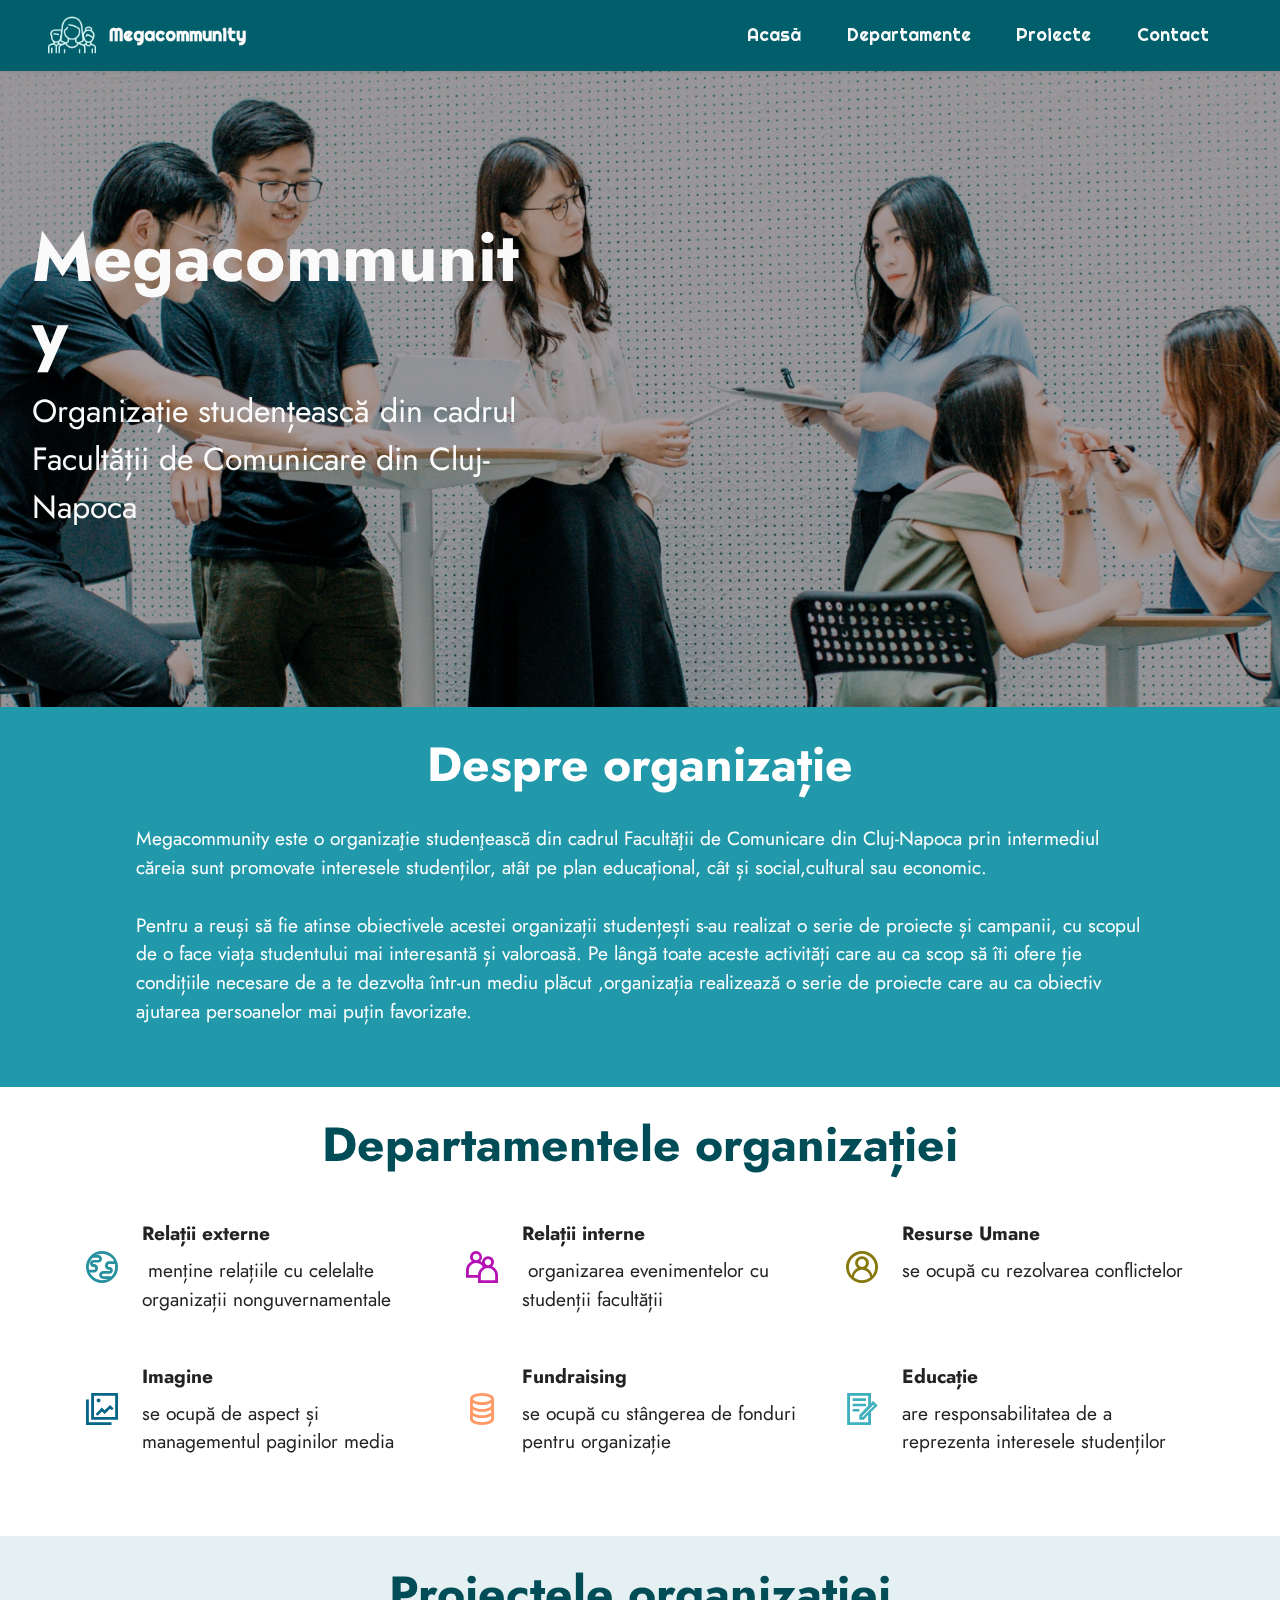
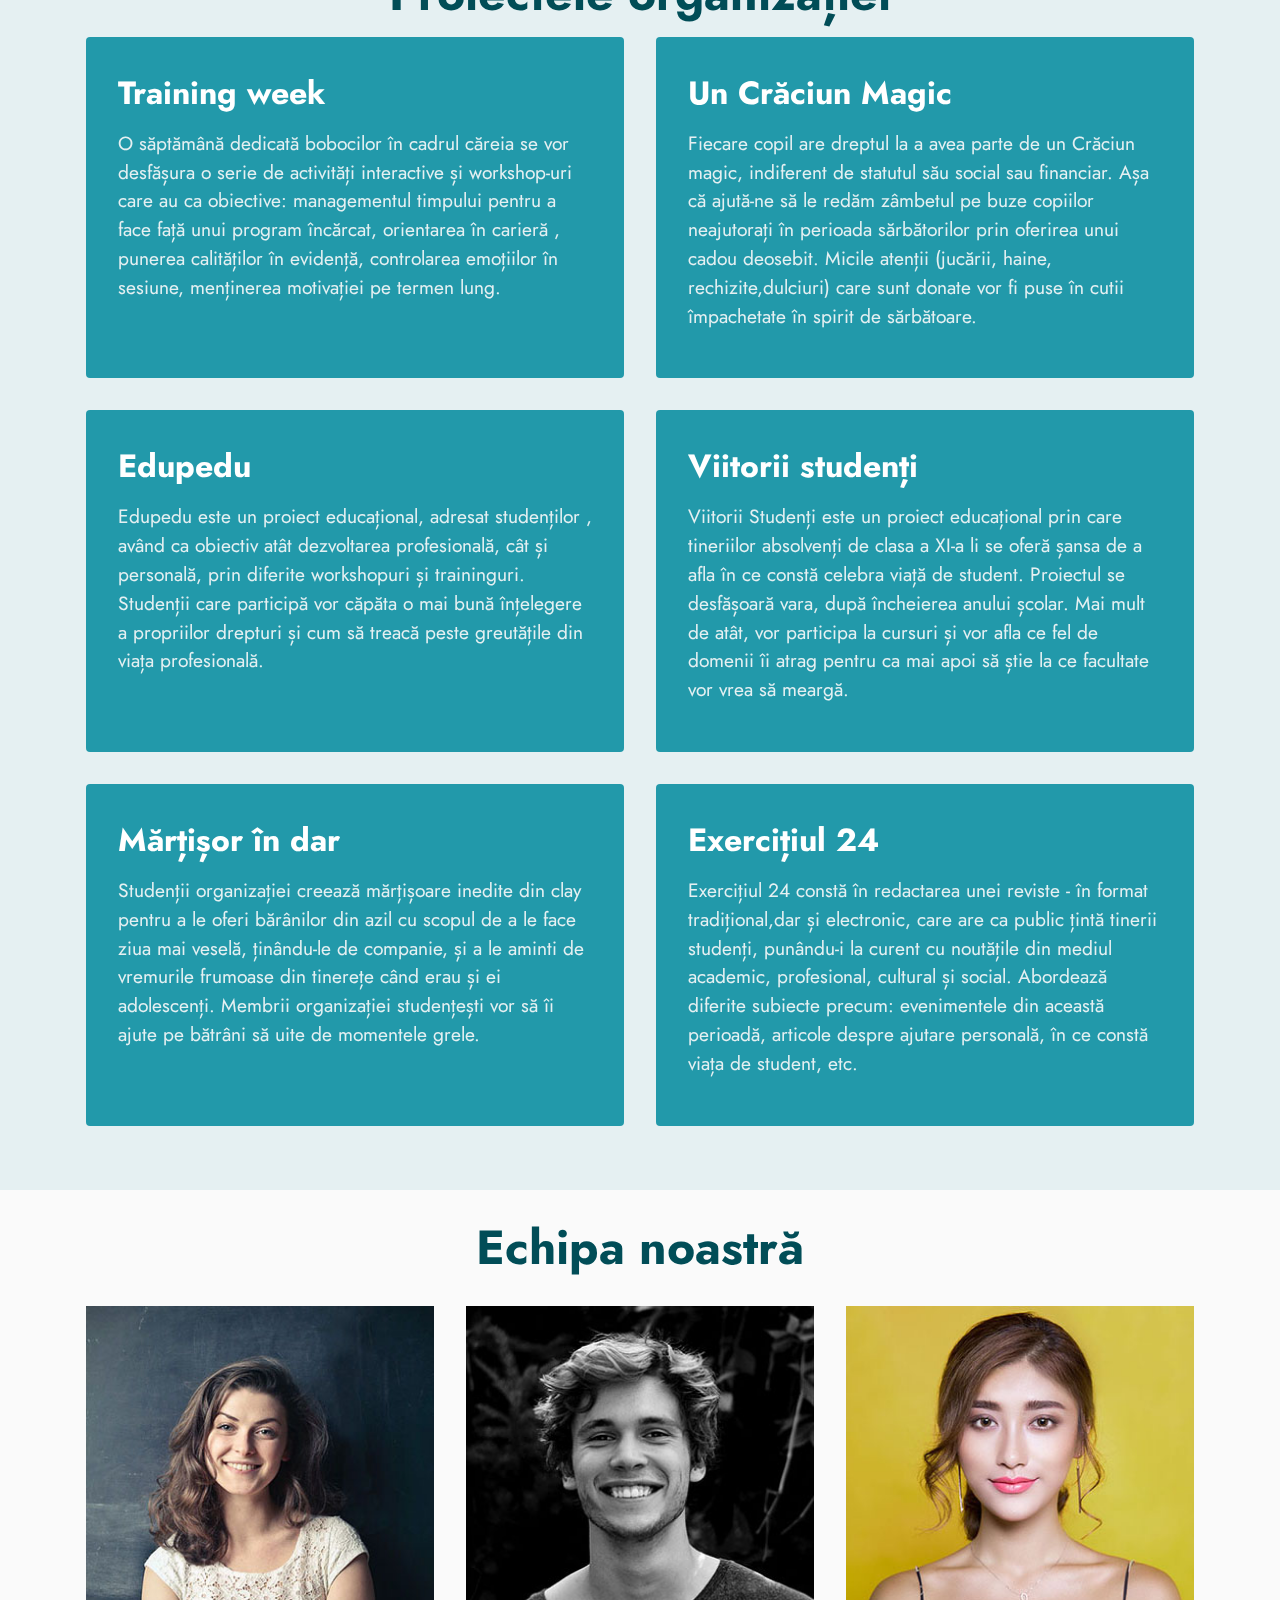
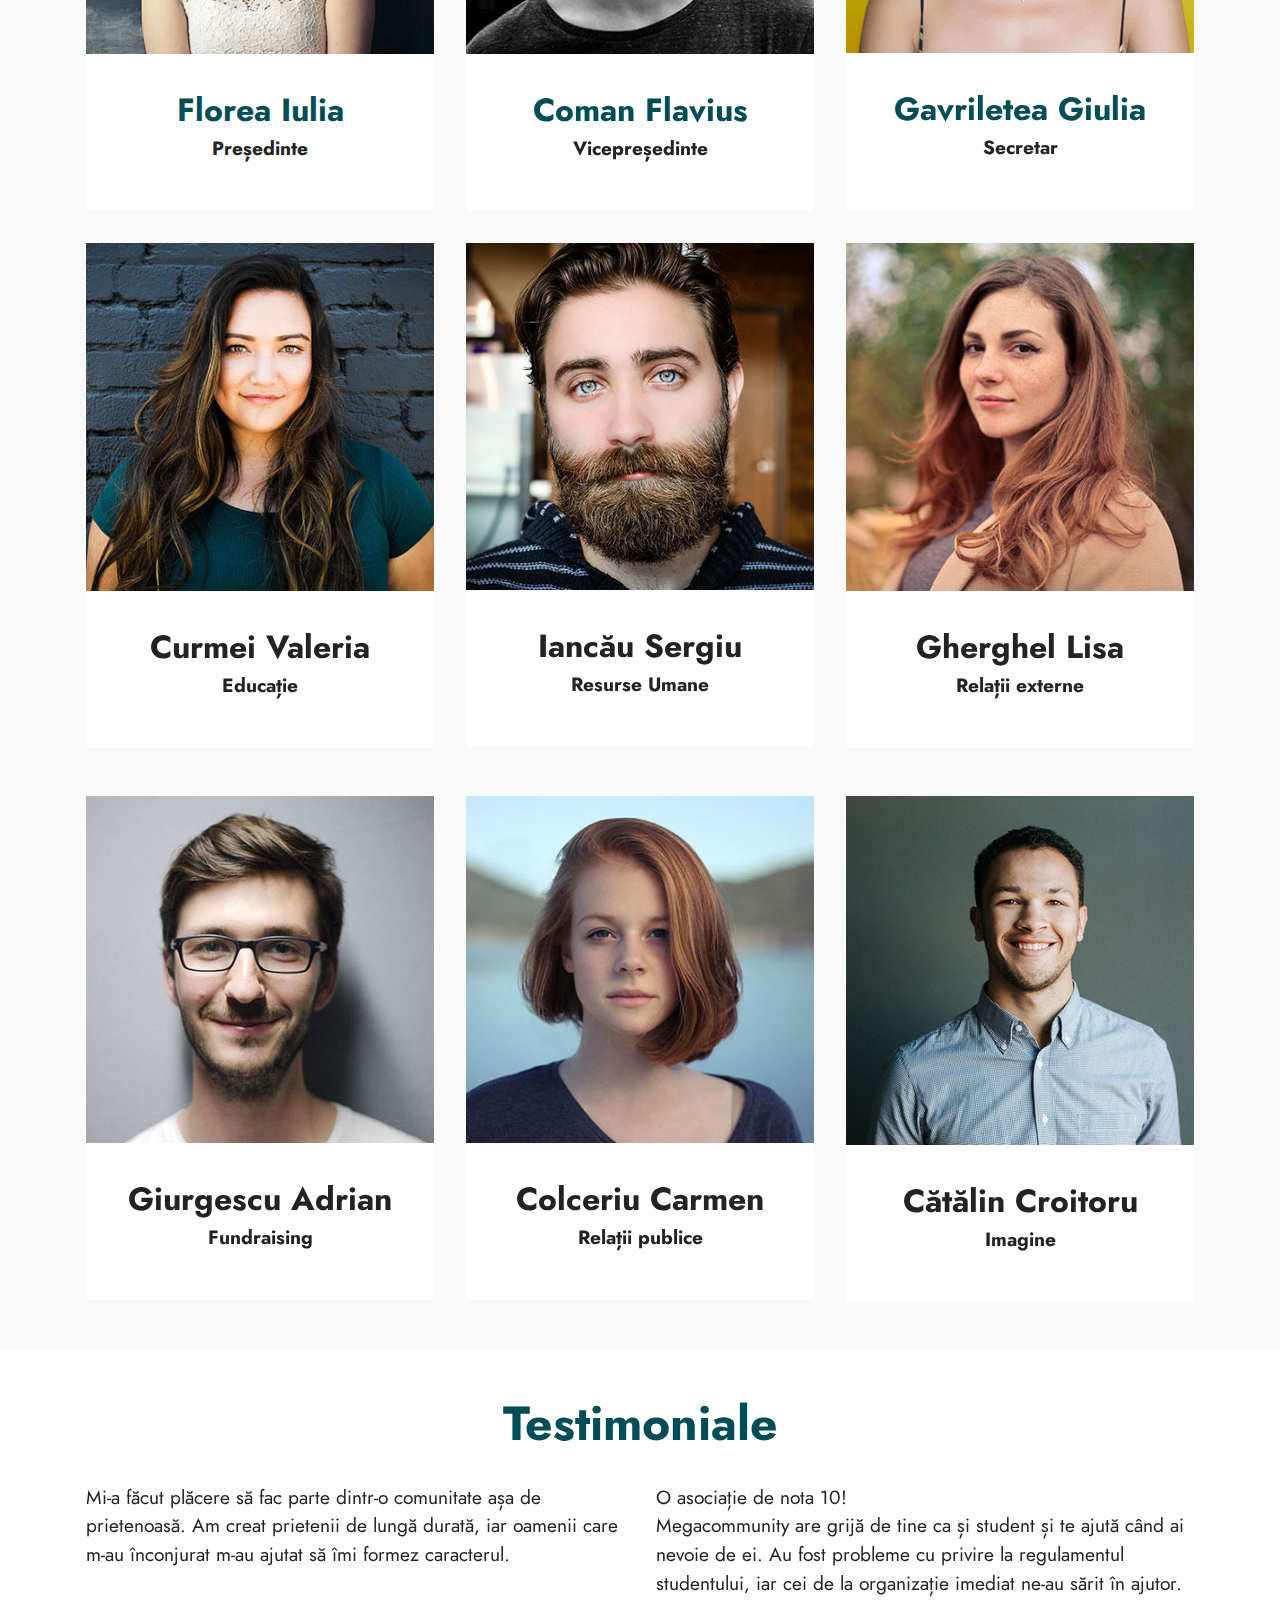
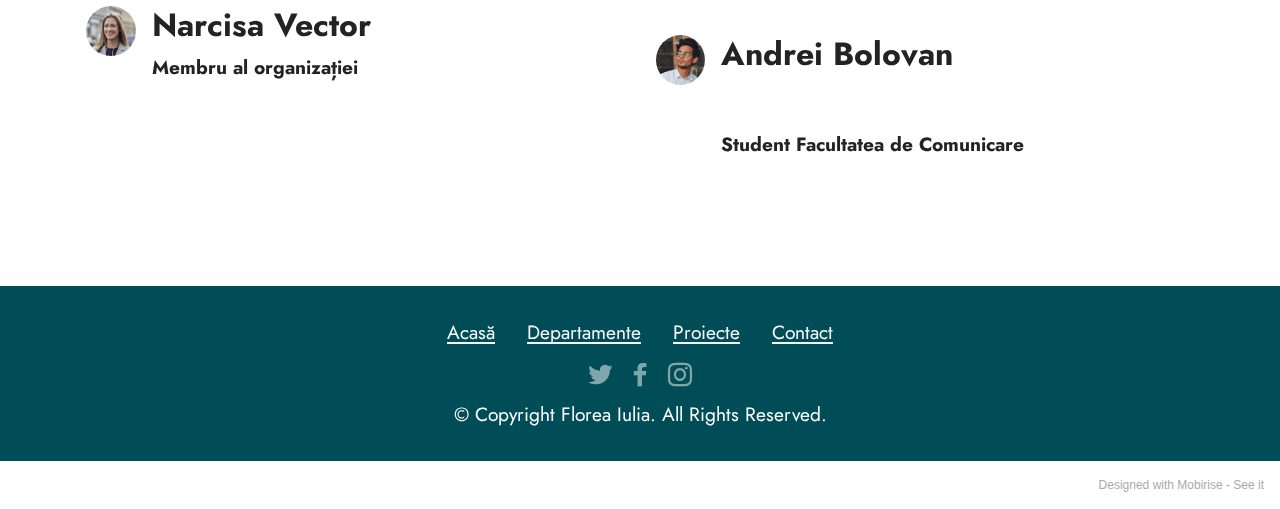
<file: index.html>
<!DOCTYPE html>
<html  >
<head>
  <!-- Site made with Mobirise Website Builder v5.2.0, https://mobirise.com -->
  <meta charset="UTF-8">
  <meta http-equiv="X-UA-Compatible" content="IE=edge">
  <meta name="generator" content="Mobirise v5.2.0, mobirise.com">
  <meta name="viewport" content="width=device-width, initial-scale=1, minimum-scale=1">
  <link rel="shortcut icon" href="assets/images/team.png" type="image/x-icon">
  <meta name="description" content="pagina de început a site-ului despre o organizație studențească">
  
  
  <title>Acasă</title>
  <link rel="stylesheet" href="assets/web/assets/mobirise-icons2/mobirise2.css">
  <link rel="stylesheet" href="assets/tether/tether.min.css">
  <link rel="stylesheet" href="assets/bootstrap/css/bootstrap.min.css">
  <link rel="stylesheet" href="assets/bootstrap/css/bootstrap-grid.min.css">
  <link rel="stylesheet" href="assets/bootstrap/css/bootstrap-reboot.min.css">
  <link rel="stylesheet" href="assets/dropdown/css/style.css">
  <link rel="stylesheet" href="assets/socicon/css/styles.css">
  <link rel="stylesheet" href="assets/theme/css/style.css">
  <link rel="preload" as="style" href="assets/mobirise/css/mbr-additional.css"><link rel="stylesheet" href="assets/mobirise/css/mbr-additional.css" type="text/css">
  
  
  
  
</head>
<body>
  
  <section class="menu menu2 cid-skmMgvAVtg" once="menu" id="menu2-0">
    
    <nav class="navbar navbar-dropdown navbar-fixed-top navbar-expand-lg">
        <div class="container-fluid">
            <div class="navbar-brand">
                <span class="navbar-logo">
                    <a href="index.html">
                        <img src="assets/images/team.png" alt="logo Megacommunity" style="height: 3rem;">
                    </a>
                </span>
                <span class="navbar-caption-wrap"><a class="navbar-caption text-white text-primary display-4" href="index.html#top">Megacommunity</a></span>
            </div>
            <button class="navbar-toggler" type="button" data-toggle="collapse" data-target="#navbarSupportedContent" aria-controls="navbarNavAltMarkup" aria-expanded="false" aria-label="Toggle navigation">
                <div class="hamburger">
                    <span></span>
                    <span></span>
                    <span></span>
                    <span></span>
                </div>
            </button>
            <div class="collapse navbar-collapse" id="navbarSupportedContent">
                <ul class="navbar-nav nav-dropdown nav-right" data-app-modern-menu="true"><li class="nav-item"><a class="nav-link link text-white text-primary display-4" href="index.html">
                            Acasă</a></li><li class="nav-item"><a class="nav-link link text-white text-primary display-4" href="page1.html">
                            Departamente</a></li>
                    
                    <li class="nav-item"><a class="nav-link link text-white text-primary display-4" href="page2.html">Proiecte</a>
                    </li><li class="nav-item"><a class="nav-link link text-white text-primary display-4" href="page3.html">Contact</a></li></ul>
                
                
            </div>
        </div>
    </nav>
</section>

<section class="header2 cid-skn6wk2qod mbr-parallax-background" id="header2-3">

    

    <div class="mbr-overlay" style="opacity: 0.3; background-color: rgb(0, 0, 0);"></div>

    <div class="container-fluid">
        <div class="row">
            <div class="col-12 col-lg-5">
                <h1 class="mbr-section-title mbr-fonts-style mb-3 display-1"><strong>Megacommunity</strong></h1>
                <h2 class="mbr-section-subtitle mbr-fonts-style mb-3 display-5">Organizație studențească din cadrul Facultății de Comunicare din Cluj-Napoca</h2>
                
                
            </div>
        </div>
    </div>
</section>

<section class="content5 cid-sksnJPdlq3" id="content5-5">
    
    <div class="container-fluid">
        <div class="row justify-content-center">
            <div class="col-md-12 col-lg-10">
                <h3 class="mbr-section-title mbr-fonts-style mb-4 display-2"><strong>Despre organizație</strong></h3>
                
                <p class="mbr-text mbr-fonts-style display-7">Megacommunity este o organizaţie studenţească din cadrul Facultăţii de Comunicare din Cluj-Napoca prin intermediul căreia sunt promovate interesele studenților, atât pe plan educațional, cât și social,cultural sau economic.
<br>
<br>Pentru a reuși să fie atinse obiectivele acestei organizații studențești s-au realizat o serie de proiecte și campanii, cu scopul de o face viața studentului mai interesantă și valoroasă. Pe lângă toate aceste activități care au ca scop să îti ofere ție condițiile necesare de a te dezvolta într-un mediu plăcut ,organizația realizează o serie de proiecte care au ca obiectiv ajutarea persoanelor mai puțin favorizate.
<br>
<br></p>
            </div>
        </div>
    </div>
</section>

<section class="content4 cid-skYQ7sVlDh" id="content4-b">
    
    
    <div class="container">
        <div class="row justify-content-center">
            <div class="title col-md-12 col-lg-10">
                <h3 class="mbr-section-title mbr-fonts-style align-center mb-4 display-2"><strong>Departamentele organiza</strong><strong>ției</strong></h3>
                
                
            </div>
        </div>
    </div>
</section>

<section class="features14 cid-skYPJwoX8d" id="features15-a">

    
    
    <div class="container">
        <div class="row justify-content-center">
            <div class="card col-12 col-md-6 col-lg-4">
                <div class="card-wrapper">
                    <span class="mbr-iconfont m-auto mobi-mbri-globe mobi-mbri" style="color: rgb(39, 145, 160); fill: rgb(39, 145, 160);"></span>
                    <div class="card-box">
                        <h4 class="card-title mbr-fonts-style mb-2 display-7"><strong>Relații externe</strong></h4>
                        <h5 class="card-text mbr-fonts-style display-7">&nbsp;menține relațiile cu celelalte organizații nonguvernamentale</h5>
                    </div>
                </div>
            </div>
            <div class="card col-12 col-md-6 col-lg-4">
                <div class="card-wrapper">
                    <span class="mbr-iconfont m-auto mobi-mbri-users mobi-mbri" style="color: rgb(181, 17, 181); fill: rgb(181, 17, 181);"></span>
                    <div class="card-box">
                        <h4 class="card-title mbr-fonts-style mb-2 display-7"><strong>Relații interne</strong></h4>
                        <h5 class="card-text mbr-fonts-style display-7">&nbsp;organizarea evenimentelor cu studenții facultății&nbsp;</h5>
                    </div>
                </div>
            </div>
            <div class="card col-12 col-md-6 col-lg-4">
                <div class="card-wrapper">
                    <span class="mbr-iconfont m-auto mobi-mbri-user-2 mobi-mbri" style="color: rgb(135, 121, 13); fill: rgb(135, 121, 13);"></span>
                    <div class="card-box">
                        <h4 class="card-title mbr-fonts-style mb-2 display-7"><strong>Resurse Umane</strong></h4>
                        <h5 class="card-text mbr-fonts-style display-7">se ocupă cu rezolvarea conflictelor</h5>
                    </div>

                </div>
            </div>
            
        </div>
    </div>
</section>

<section class="features14 cid-skYQpZXhdi" id="features15-c">

    
    
    <div class="container">
        <div class="row justify-content-center">
            <div class="card col-12 col-md-6 col-lg-4">
                <div class="card-wrapper">
                    <span class="mbr-iconfont m-auto mobi-mbri-photo mobi-mbri" style="color: rgb(7, 101, 135); fill: rgb(7, 101, 135);"></span>
                    <div class="card-box">
                        <h4 class="card-title mbr-fonts-style mb-2 display-7"><strong>Imagine</strong></h4>
                        <h5 class="card-text mbr-fonts-style display-7">se ocupă de aspect și managementul paginilor media</h5>
                    </div>
                </div>
            </div>
            <div class="card col-12 col-md-6 col-lg-4">
                <div class="card-wrapper">
                    <span class="mbr-iconfont m-auto mobi-mbri-database mobi-mbri" style="color: rgb(255, 153, 102); fill: rgb(255, 153, 102);"></span>
                    <div class="card-box">
                        <h4 class="card-title mbr-fonts-style mb-2 display-7"><strong>Fundraising</strong></h4>
                        <h5 class="card-text mbr-fonts-style display-7">se ocupă cu stângerea de fonduri pentru organizație</h5>
                    </div>
                </div>
            </div>
            <div class="card col-12 col-md-6 col-lg-4">
                <div class="card-wrapper">
                    <span class="mbr-iconfont m-auto mobi-mbri-contact-form mobi-mbri" style="color: rgb(64, 176, 191); fill: rgb(64, 176, 191);"></span>
                    <div class="card-box">
                        <h4 class="card-title mbr-fonts-style mb-2 display-7">
                            <strong>Educație</strong>
                        </h4>
                        <h5 class="card-text mbr-fonts-style display-7">are responsabilitatea de a reprezenta interesele studenților</h5>
                    </div>

                </div>
            </div>
            
        </div>
    </div>
</section>

<section class="features7 cid-skYXedFM0P" id="features8-j">
    <!---->
    
    
    <div class="container">
        <div class="row">
            <div class="title col-12">
                <h5 class="mbr-section-title mbr-fonts-style mb-3 display-2"><strong>Proiectele organizației</strong></h5>
                
            </div>
            <div class="card col-12 col-md-6">
                <div class="card-wrapper">
                    <div class="top-line">
                        <h6 class="card-title mbr-fonts-style display-5"><strong>Training week</strong>&nbsp; &nbsp; &nbsp; &nbsp; &nbsp; &nbsp; &nbsp; &nbsp; &nbsp; &nbsp; &nbsp; &nbsp; &nbsp;</h6>
                        <p class="mbr-text cost mbr-fonts-style display-5"></p>
                    </div>
                    <div class="bottom-line">
                        <p class="mbr-text mbr-fonts-style display-7">
                            O săptămână dedicată bobocilor în cadrul căreia se vor desfășura o serie de activități interactive și workshop-uri care au ca obiective: managementul timpului pentru a face față unui program încărcat, orientarea în carieră , punerea calităților în evidență, controlarea emoțiilor în sesiune, menținerea motivației pe termen lung.
                        </p>
                    </div>
                </div>
            </div>
            <div class="card col-12 col-md-6">
                <div class="card-wrapper">
                    <div class="top-line">
                        <h6 class="card-title mbr-fonts-style display-5"><strong>Un Crăciun Magic</strong></h6>
                        <p class="mbr-text cost mbr-fonts-style display-5"></p>
                    </div>
                    <div class="bottom-line">
                        <p class="mbr-text mbr-fonts-style display-7">
                            Fiecare copil are dreptul la a avea parte de un Crăciun magic, indiferent de statutul său social sau financiar. Așa că ajută-ne să le redăm zâmbetul pe buze copiilor neajutorați în perioada sărbătorilor prin oferirea unui cadou deosebit. Micile atenții (jucării, haine, rechizite,dulciuri) care sunt donate vor fi puse în cutii împachetate în spirit de sărbătoare.
                        </p>
                    </div>
                </div>
            </div>
            <div class="card col-12 col-md-6">
                <div class="card-wrapper">
                    <div class="top-line">
                        <h6 class="card-title mbr-fonts-style display-5"><strong>Edupedu</strong></h6>
                        <p class="mbr-text cost mbr-fonts-style display-5"></p>
                    </div>
                    <div class="bottom-line">
                        <p class="mbr-text mbr-fonts-style display-7">
                            Edupedu este un proiect educațional, adresat studenților , având ca obiectiv atât dezvoltarea profesională, cât și personală, prin diferite workshopuri și traininguri. Studenții care participă vor căpăta o mai bună înțelegere a propriilor drepturi și cum să treacă peste greutățile din viața profesională.
                        </p>
                    </div>
                </div>
            </div>
            <div class="card col-12 col-md-6">
                <div class="card-wrapper">
                    <div class="top-line">
                        <h6 class="card-title mbr-fonts-style display-5"><strong>Viitorii studenți</strong></h6>
                        <p class="mbr-text cost mbr-fonts-style display-5"></p>
                    </div>
                    <div class="bottom-line">
                        <p class="mbr-text mbr-fonts-style display-7">
                            Viitorii Studenți este un proiect educațional prin care tineriilor absolvenți de clasa a XI-a li se oferă șansa de a afla în ce constă celebra viață de student. Proiectul se desfășoară vara, după încheierea anului școlar. Mai mult de atât, vor participa la cursuri și vor afla ce fel de domenii îi atrag pentru ca mai apoi să știe la ce facultate vor vrea să meargă.
                        </p>
                    </div>
                </div>
            </div>
            <div class="card col-12 col-md-6">
                <div class="card-wrapper">
                    <div class="top-line">
                        <h6 class="card-title mbr-fonts-style display-5"><strong>Mărțișor în dar</strong></h6>
                        <p class="mbr-text cost mbr-fonts-style display-5"></p>
                    </div>
                    <div class="bottom-line">
                        <p class="mbr-text mbr-fonts-style display-7">
                            Studenții organizației creează mărțișoare inedite din clay pentru a le oferi bărânilor din azil cu scopul de a le face ziua mai veselă, ținându-le de companie, și a le aminti de vremurile frumoase din tinerețe când erau și ei adolescenți. Membrii organizației studențești vor să îi ajute pe bătrâni să uite de momentele grele.
                        </p>
                    </div>
                </div>
            </div>
            <div class="card col-12 col-md-6">
                <div class="card-wrapper">
                    <div class="top-line">
                        <h6 class="card-title mbr-fonts-style display-5"><strong>Exercițiul 24</strong></h6>
                        <p class="mbr-text cost mbr-fonts-style display-5"></p>
                    </div>
                    <div class="bottom-line">
                        <p class="mbr-text mbr-fonts-style display-7">
                            Exercițiul 24 constă în redactarea unei reviste - în format tradițional,dar și electronic, care are ca public țintă tinerii studenți, punându-i la curent cu noutățile din mediul academic, profesional, cultural și social. Abordează diferite subiecte precum: evenimentele din această perioadă, articole despre ajutare personală, în ce constă viața de student, etc.
                        </p>
                    </div>
                </div>
            </div>
            
            
            
            
            
            
        </div>
    </div>
</section>

<section class="team1 cid-skZ0fuFyHl" id="team1-k">
    

    
    <div class="container">
        <div class="row justify-content-center">
            <div class="col-12">
                <h3 class="mbr-section-title mbr-fonts-style align-center mb-4 display-2"><strong>Echipa noastră</strong></h3>
                
            </div>
            <div class="col-sm-6 col-lg-4">
                <div class="card-wrap">
                    <div class="image-wrap">
                        <img src="assets/images/iulia.jpg" alt="">
                    </div>
                    <div class="content-wrap">
                        <h5 class="mbr-section-title card-title mbr-fonts-style align-center m-0 display-5"><strong>Florea Iulia</strong></h5>
                        <h6 class="mbr-role mbr-fonts-style align-center mb-3 display-7">
                            <strong>Președinte</strong>
                        </h6>
                        
                        
                        
                    </div>
                </div>
            </div>

            <div class="col-sm-6 col-lg-4">
                <div class="card-wrap">
                    <div class="image-wrap">
                        <img src="assets/images/flavius.jpg" alt="">
                    </div>
                    <div class="content-wrap">
                        <h5 class="mbr-section-title card-title mbr-fonts-style align-center m-0 display-5"><strong>Coman Flavius</strong></h5>
                        <h6 class="mbr-role mbr-fonts-style align-center mb-3 display-7">
                            <strong>Vicepreședinte</strong></h6>
                        
                        
                        
                    </div>
                </div>
            </div>

            <div class="col-sm-6 col-lg-4">
                <div class="card-wrap">
                    <div class="image-wrap">
                        <img src="assets/images/giulia.jpg" alt="">
                    </div>
                    <div class="content-wrap">
                        <h5 class="mbr-section-title card-title mbr-fonts-style align-center m-0 display-5"><strong>Gavriletea Giulia</strong></h5>
                        <h6 class="mbr-role mbr-fonts-style align-center mb-3 display-7">
                            <strong>Secretar</strong>
                        </h6>
                        
                        
                        
                    </div>
                </div>
            </div>

            
        </div>
    </div>
</section>

<section class="team1 cid-skZ0gidANM" id="team1-l">
    

    
    <div class="container">
        <div class="row justify-content-center">
            
            <div class="col-sm-6 col-lg-4">
                <div class="card-wrap">
                    <div class="image-wrap">
                        <img src="assets/images/valeria.jpg" alt="">
                    </div>
                    <div class="content-wrap">
                        <h5 class="mbr-section-title card-title mbr-fonts-style align-center m-0 display-5"><strong>Curmei Valeria</strong></h5>
                        <h6 class="mbr-role mbr-fonts-style align-center mb-3 display-7"><strong>Educație</strong></h6>
                        
                        
                        
                    </div>
                </div>
            </div>

            <div class="col-sm-6 col-lg-4">
                <div class="card-wrap">
                    <div class="image-wrap">
                        <img src="assets/images/sergiu.jpg" alt="">
                    </div>
                    <div class="content-wrap">
                        <h5 class="mbr-section-title card-title mbr-fonts-style align-center m-0 display-5"><strong>Iancău Sergiu</strong></h5>
                        <h6 class="mbr-role mbr-fonts-style align-center mb-3 display-7"><strong>Resurse Umane</strong></h6>
                        
                        
                        
                    </div>
                </div>
            </div>

            <div class="col-sm-6 col-lg-4">
                <div class="card-wrap">
                    <div class="image-wrap">
                        <img src="assets/images/lisa.jpg" alt="">
                    </div>
                    <div class="content-wrap">
                        <h5 class="mbr-section-title card-title mbr-fonts-style align-center m-0 display-5"><strong>Gherghel Lisa</strong></h5>
                        <h6 class="mbr-role mbr-fonts-style align-center mb-3 display-7"><strong>Relații externe</strong></h6>
                        
                        
                        
                    </div>
                </div>
            </div>

            
        </div>
    </div>
</section>

<section class="team1 cid-skZ0SROQEp" id="team1-m">
    

    
    <div class="container">
        <div class="row justify-content-center">
            
            <div class="col-sm-6 col-lg-4">
                <div class="card-wrap">
                    <div class="image-wrap">
                        <img src="assets/images/adi.jpg" alt="">
                    </div>
                    <div class="content-wrap">
                        <h5 class="mbr-section-title card-title mbr-fonts-style align-center m-0 display-5"><strong>Giurgescu Adrian</strong></h5>
                        <h6 class="mbr-role mbr-fonts-style align-center mb-3 display-7">
                            <strong>Fundraising</strong>
                        </h6>
                        
                        
                        
                    </div>
                </div>
            </div>

            <div class="col-sm-6 col-lg-4">
                <div class="card-wrap">
                    <div class="image-wrap">
                        <img src="assets/images/carmen.jpg" alt="">
                    </div>
                    <div class="content-wrap">
                        <h5 class="mbr-section-title card-title mbr-fonts-style align-center m-0 display-5"><strong>Colceriu Carmen</strong></h5>
                        <h6 class="mbr-role mbr-fonts-style align-center mb-3 display-7"><strong>Relații publice</strong></h6>
                        
                        
                        
                    </div>
                </div>
            </div>

            <div class="col-sm-6 col-lg-4">
                <div class="card-wrap">
                    <div class="image-wrap">
                        <img src="assets/images/catalin.jpg" alt="">
                    </div>
                    <div class="content-wrap">
                        <h5 class="mbr-section-title card-title mbr-fonts-style align-center m-0 display-5"><strong>Cătălin Croitoru</strong></h5>
                        <h6 class="mbr-role mbr-fonts-style align-center mb-3 display-7">
                            <strong>Imagine</strong>
                        </h6>
                        
                        
                        
                    </div>
                </div>
            </div>

            
        </div>
    </div>
</section>

<section class="testimonials2 cid-skZ3Eo2ObT" id="testimonials2-n">
    
    
    <div class="container">
        <h3 class="mbr-section-title mbr-fonts-style align-center mb-4 display-2">
            <strong>Testimoniale</strong></h3>
        <div class="row justify-content-center">
            <div class="card col-12 col-md-6">
                <p class="mbr-text mbr-fonts-style mb-4 display-7">Mi-a făcut plăcere să fac parte dintr-o comunitate așa de prietenoasă. Am creat prietenii de lungă durată, iar oamenii care m-au înconjurat m-au ajutat să îmi formez caracterul.</p>
                <div class="d-flex mb-md-0 mb-4">
                    <div class="image-wrapper">
                        <img src="assets/images/woman14.jpeg" alt="Mobirise">
                    </div>
                    <div class="text-wrapper">
                        <p class="name mbr-fonts-style mb-1 display-5"><strong>Narcisa Vector</strong>&nbsp; &nbsp; &nbsp; &nbsp; &nbsp; &nbsp; &nbsp; &nbsp; &nbsp; &nbsp; &nbsp; &nbsp; &nbsp;</p>
                        <p class="position mbr-fonts-style display-7"><strong>Membru al organizației</strong></p>
                    </div>
                </div>
            </div>
            <div class="card col-12 col-md-6">
                <p class="mbr-text mbr-fonts-style mb-4 display-7">O asociație de nota 10!&nbsp;<br>Megacommunity are grijă de tine ca și student și te ajută când ai nevoie de ei. Au fost probleme cu privire la regulamentul studentului, iar cei de la organizație imediat ne-au sărit în ajutor.</p>
                <div class="d-flex mb-md-0 mb-4">
                    <div class="image-wrapper">
                        <img src="assets/images/man23.jpeg" alt="Mobirise">
                    </div>
                    <div class="text-wrapper">
                        <p class="name mbr-fonts-style mb-1 display-5"><strong>Andrei Bolovan</strong>&nbsp; &nbsp; &nbsp; &nbsp; &nbsp; &nbsp; &nbsp; &nbsp; &nbsp; &nbsp; &nbsp; &nbsp; &nbsp;</p>
                        <p class="position mbr-fonts-style display-7"><strong>Student Facultatea de Comunicare</strong></p>
                    </div>
                </div>
            </div>
        </div>
    </div>
</section>

<section class="footer3 cid-sl3vksgn0A" once="footers" id="footer3-1q">

    

    

    <div class="container">
        <div class="media-container-row align-center mbr-white">
            <div class="row row-links">
                <ul class="foot-menu">
                    
                    
                    
                    
                    
                <li class="foot-menu-item mbr-fonts-style display-7">
                        <a class="text-white text-primary" href="index.html"></a><a href="index.html" class="text-white">Acasă</a>
                    </li><li class="foot-menu-item mbr-fonts-style display-7"><a href="page1.html" class="text-white">Departamente</a></li><li class="foot-menu-item mbr-fonts-style display-7"><a href="page2.html" class="text-white">Proiecte</a></li><li class="foot-menu-item mbr-fonts-style display-7"><a href="page3.html" class="text-white">Contact</a></li></ul>
            </div>
            <div class="row social-row">
                <div class="social-list align-right pb-2">
                    
                    
                    
                    
                    
                    
                <div class="soc-item">
                        <a href="https://twitter.com/floreaiulia24" target="_blank">
                            <span class="mbr-iconfont mbr-iconfont-social socicon-twitter socicon"></span>
                        </a>
                    </div><div class="soc-item">
                        <a href="https://www.facebook.com/iulia.florea24/" target="_blank">
                            <span class="mbr-iconfont mbr-iconfont-social socicon-facebook socicon"></span>
                        </a>
                    </div><div class="soc-item">
                        <a href="https://www.instagram.com/iuliaflorea01/" target="_blank">
                            <span class="mbr-iconfont mbr-iconfont-social socicon-instagram socicon"></span>
                        </a>
                    </div></div>
            </div>
            <div class="row row-copirayt">
                <p class="mbr-text mb-0 mbr-fonts-style mbr-white align-center display-7">
                    © Copyright Florea Iulia. All Rights Reserved.
                </p>
            </div>
        </div>
    </div>
</section><section style="background-color: #fff; font-family: -apple-system, BlinkMacSystemFont, 'Segoe UI', 'Roboto', 'Helvetica Neue', Arial, sans-serif; color:#aaa; font-size:12px; padding: 0; align-items: center; display: flex;"><a href="https://mobirise.site/w" style="flex: 1 1; height: 3rem; padding-left: 1rem;"></a><p style="flex: 0 0 auto; margin:0; padding-right:1rem;">Designed with Mobirise - <a href="https://mobirise.site/k" style="color:#aaa;">See it</a></p></section><script src="assets/web/assets/jquery/jquery.min.js"></script>  <script src="assets/popper/popper.min.js"></script>  <script src="assets/tether/tether.min.js"></script>  <script src="assets/bootstrap/js/bootstrap.min.js"></script>  <script src="assets/smoothscroll/smooth-scroll.js"></script>  <script src="assets/dropdown/js/nav-dropdown.js"></script>  <script src="assets/dropdown/js/navbar-dropdown.js"></script>  <script src="assets/touchswipe/jquery.touch-swipe.min.js"></script>  <script src="assets/parallax/jarallax.min.js"></script>  <script src="assets/theme/js/script.js"></script>  
  
  
</body>
</html>
</file>
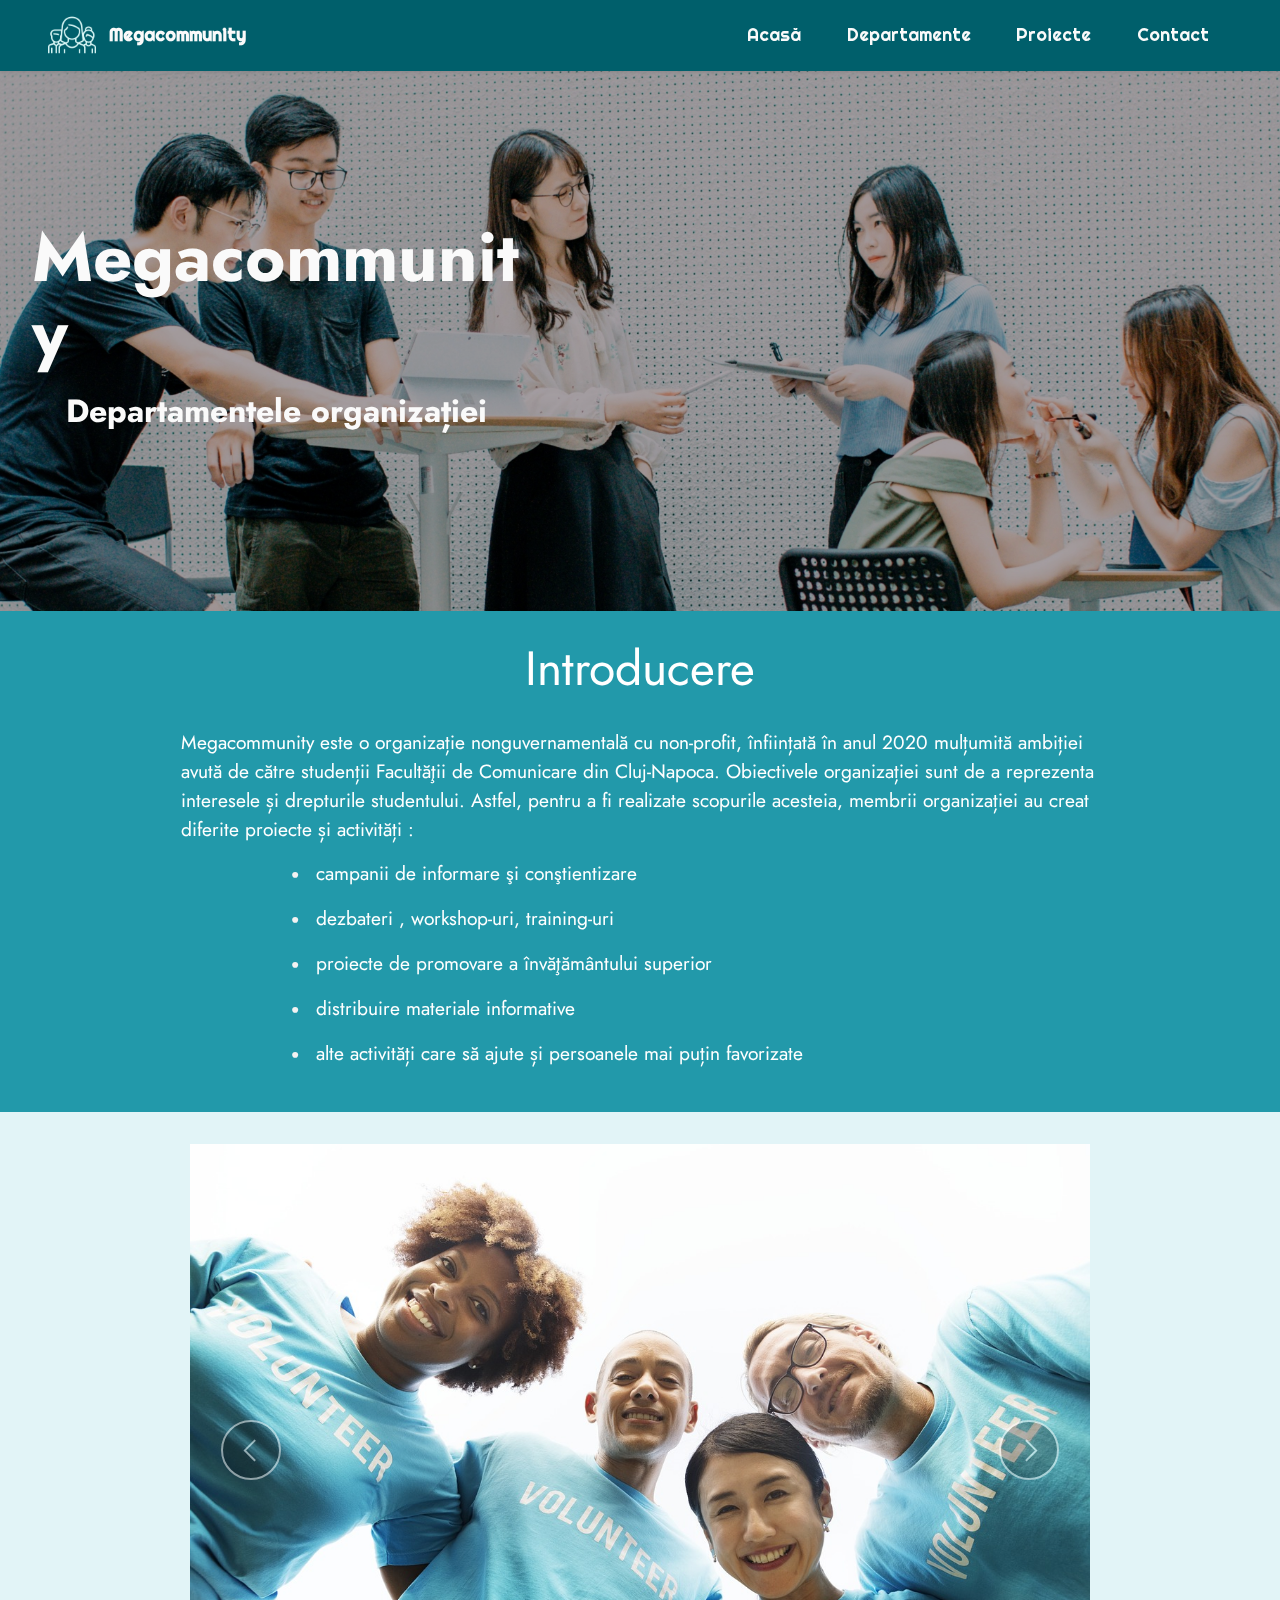
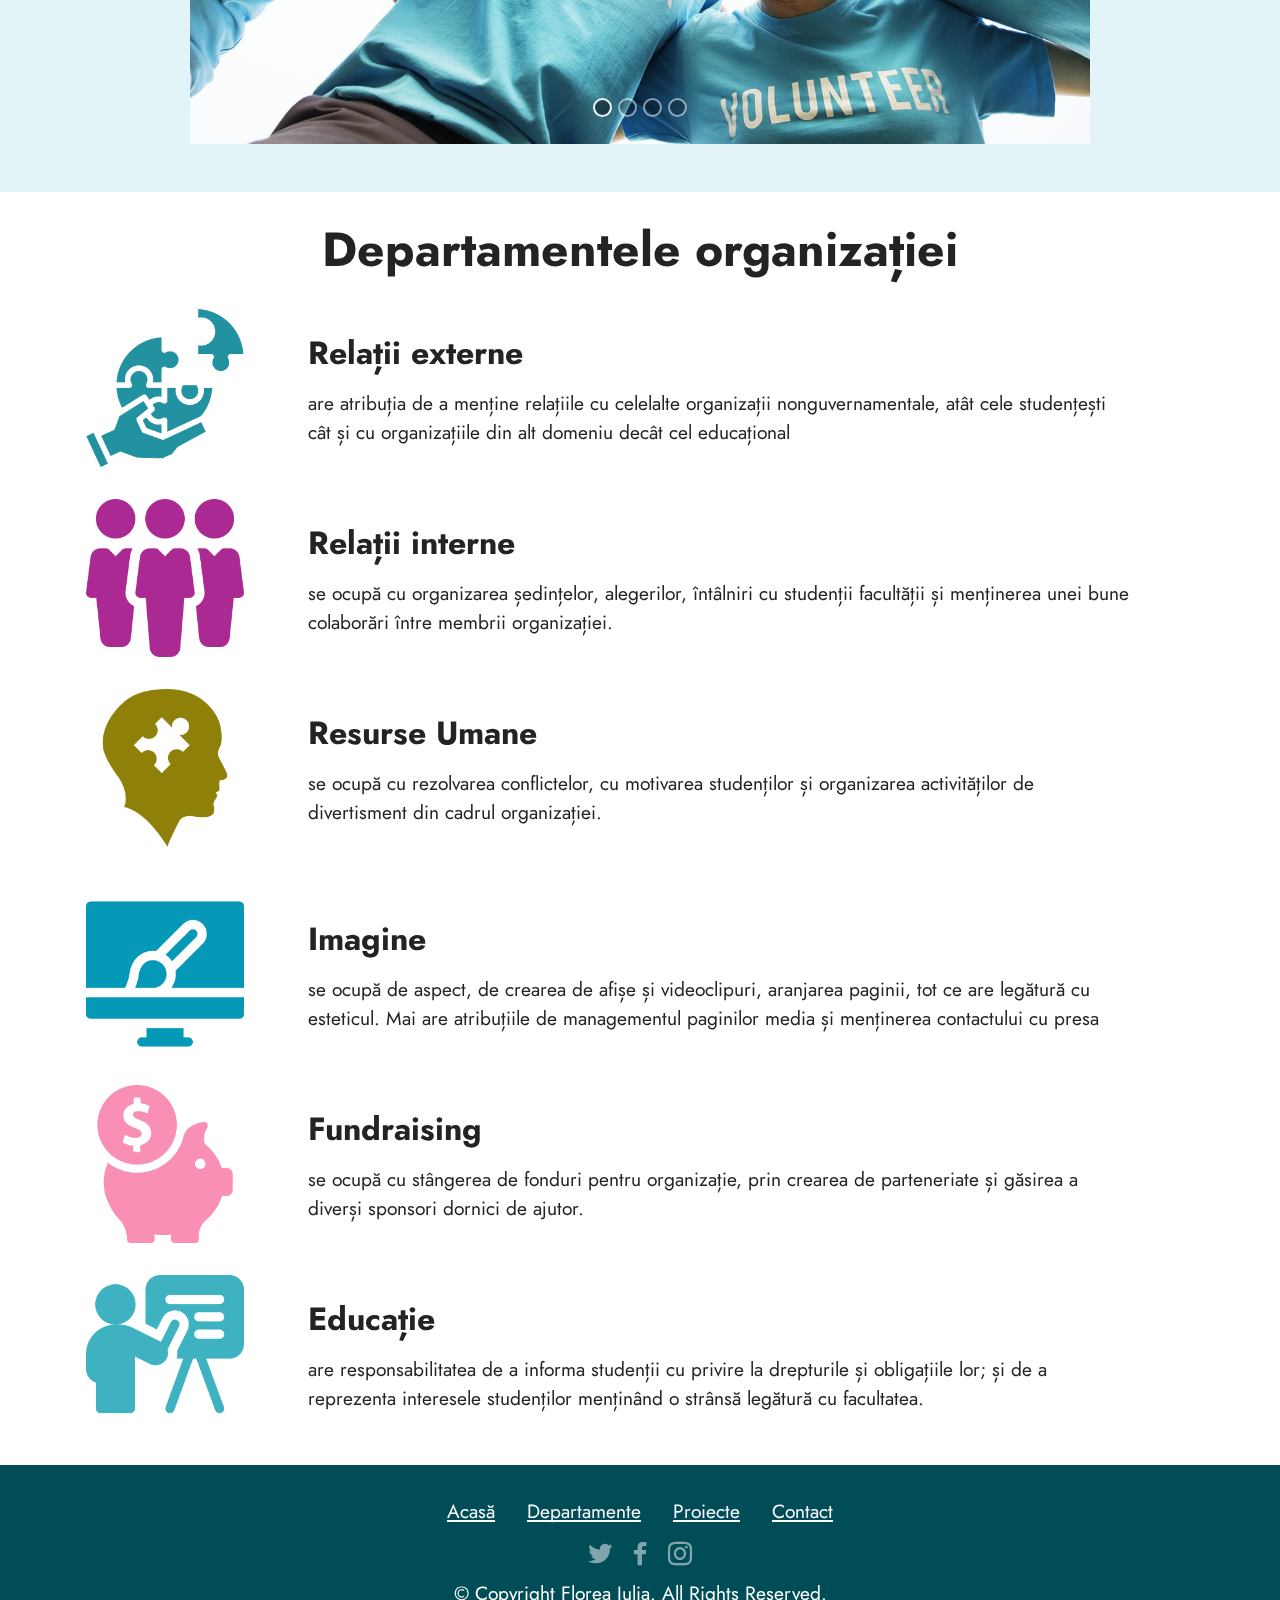
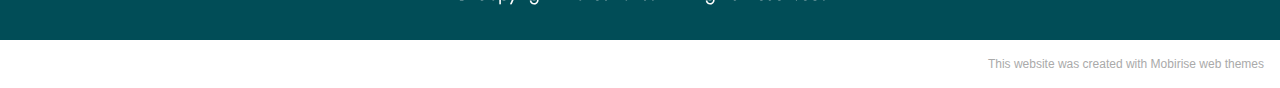
<file: page1.html>
<!DOCTYPE html>
<html  >
<head>
  <!-- Site made with Mobirise Website Builder v5.2.0, https://mobirise.com -->
  <meta charset="UTF-8">
  <meta http-equiv="X-UA-Compatible" content="IE=edge">
  <meta name="generator" content="Mobirise v5.2.0, mobirise.com">
  <meta name="viewport" content="width=device-width, initial-scale=1, minimum-scale=1">
  <link rel="shortcut icon" href="assets/images/team.png" type="image/x-icon">
  <meta name="description" content="">
  
  
  <title>Departamente</title>
  <link rel="stylesheet" href="assets/web/assets/mobirise-icons2/mobirise2.css">
  <link rel="stylesheet" href="assets/tether/tether.min.css">
  <link rel="stylesheet" href="assets/bootstrap/css/bootstrap.min.css">
  <link rel="stylesheet" href="assets/bootstrap/css/bootstrap-grid.min.css">
  <link rel="stylesheet" href="assets/bootstrap/css/bootstrap-reboot.min.css">
  <link rel="stylesheet" href="assets/dropdown/css/style.css">
  <link rel="stylesheet" href="assets/socicon/css/styles.css">
  <link rel="stylesheet" href="assets/theme/css/style.css">
  <link rel="preload" as="style" href="assets/mobirise/css/mbr-additional.css"><link rel="stylesheet" href="assets/mobirise/css/mbr-additional.css" type="text/css">
  
  
  
  
</head>
<body>
  
  <section class="menu menu2 cid-skmMgvAVtg" once="menu" id="menu2-q">
    
    <nav class="navbar navbar-dropdown navbar-fixed-top navbar-expand-lg">
        <div class="container-fluid">
            <div class="navbar-brand">
                <span class="navbar-logo">
                    <a href="index.html">
                        <img src="assets/images/team.png" alt="logo Megacommunity" style="height: 3rem;">
                    </a>
                </span>
                <span class="navbar-caption-wrap"><a class="navbar-caption text-white text-primary display-4" href="index.html#top">Megacommunity</a></span>
            </div>
            <button class="navbar-toggler" type="button" data-toggle="collapse" data-target="#navbarSupportedContent" aria-controls="navbarNavAltMarkup" aria-expanded="false" aria-label="Toggle navigation">
                <div class="hamburger">
                    <span></span>
                    <span></span>
                    <span></span>
                    <span></span>
                </div>
            </button>
            <div class="collapse navbar-collapse" id="navbarSupportedContent">
                <ul class="navbar-nav nav-dropdown nav-right" data-app-modern-menu="true"><li class="nav-item"><a class="nav-link link text-white text-primary display-4" href="index.html">
                            Acasă</a></li><li class="nav-item"><a class="nav-link link text-white text-primary display-4" href="page1.html">
                            Departamente</a></li>
                    
                    <li class="nav-item"><a class="nav-link link text-white text-primary display-4" href="page2.html">Proiecte</a>
                    </li><li class="nav-item"><a class="nav-link link text-white text-primary display-4" href="page3.html">Contact</a></li></ul>
                
                
            </div>
        </div>
    </nav>
</section>

<section class="header2 cid-sl2T0lbAVi mbr-parallax-background" id="header2-s">

    

    <div class="mbr-overlay" style="opacity: 0.3; background-color: rgb(0, 0, 0);"></div>

    <div class="container-fluid">
        <div class="row">
            <div class="col-12 col-lg-5">
                <h1 class="mbr-section-title mbr-fonts-style mb-3 display-1"><strong>Megacommunity</strong></h1>
                <h2 class="mbr-section-subtitle mbr-fonts-style mb-3 display-5"><strong>Departamentele organizației</strong></h2>
                
                
            </div>
        </div>
    </div>
</section>

<section class="content5 cid-sl2TkkUueA" id="content5-u">
    
    <div class="container">
        <div class="row justify-content-center">
            <div class="col-md-12 col-lg-10">
                
                <h4 class="mbr-section-subtitle mbr-fonts-style mb-4 display-2">
                    Introducere
                </h4>
                <p class="mbr-text mbr-fonts-style display-7">Megacommunity este o organizație nonguvernamentală cu non-profit, înființată în anul 2020 mulțumită ambiției avută de către studenții Facultăţii de Comunicare din Cluj-Napoca. Obiectivele organizației sunt de a reprezenta interesele și drepturile studentului. Astfel, pentru a fi realizate scopurile acesteia, membrii organizației au creat diferite proiecte și activități :
<br></p>
            </div>
        </div>
    </div>
</section>

<section class="content8 cid-sl2U4ACFSo" id="content8-x">
    
    <div class="container">
        <div class="row justify-content-center">
            <div class="counter-container col-md-12 col-lg-8">
                
                <div class="mbr-text mbr-fonts-style display-7">
                    <ul>
                        <li>campanii de informare şi conştientizare</li>
                        <li><span style="font-size: 1.2rem;">dezbateri , workshop-uri, training-uri </span></li><li><span style="font-size: 1.2rem;">proiecte de promovare a învăţământului superior</span></li><li><span style="font-size: 1.2rem;">distribuire materiale informative</span></li><li><span style="font-size: 1.2rem;">alte activități care să ajute și persoanele mai puțin favorizate<br></span><br></li>
                    </ul>
                </div>
            </div>
        </div>
    </div>
</section>

<section class="slider2 cid-sl2VnavMUE" id="slider2-y">
    

    
    <div class="container">
        <div class="row justify-content-center">
            <div class="col-12 col-md-10">
                <div class="carousel slide" id="sl3KCIn1ni" data-interval="5000">
                    
                    <ol class="carousel-indicators">
                        <li data-slide-to="0" class="active" data-target="#sl3KCIn1ni"></li>
                        <li data-slide-to="1" data-target="#sl3KCIn1ni"></li>
                        <li data-slide-to="2" data-target="#sl3KCIn1ni"></li><li data-slide-to="3" data-target="#sl3KCIn1ni"></li>
                    </ol>
                    <div class="carousel-inner">
                        <div class="carousel-item slider-image item active">
                            <div class="item-wrapper">
                                <img class="d-block w-100" src="assets/images/adult-3641205.jpg">
                                
                            </div>
                        </div>
                        <div class="carousel-item slider-image item">
                            <div class="item-wrapper">
                                <img class="d-block w-100" src="assets/images/adult-3715426.jpg">
                                
                            </div>
                        </div>
                        <div class="carousel-item slider-image item">
                            <div class="item-wrapper">
                                <img class="d-block w-100" src="assets/images/volunteer.jpg">
                                
                            </div>
                        </div><div class="carousel-item slider-image item">
                            <div class="item-wrapper">
                                <img class="d-block w-100" src="assets/images/volunteer1.jpg">
                                
                            </div>
                        </div>
                    </div>
                    <a class="carousel-control carousel-control-prev" role="button" data-slide="prev" href="#sl3KCIn1ni">
                        <span class="mobi-mbri mobi-mbri-arrow-prev" aria-hidden="true"></span>
                        <span class="sr-only">Previous</span>
                    </a>
                    <a class="carousel-control carousel-control-next" role="button" data-slide="next" href="#sl3KCIn1ni">
                        <span class="mobi-mbri mobi-mbri-arrow-next" aria-hidden="true"></span>
                        <span class="sr-only">Next</span>
                    </a>
                </div>
            </div>
        </div>
    </div>
</section>

<section class="features10 cid-sl2XKg0rCB" id="features11-z">
    <!---->
    
    
    <div class="container">
        <div class="title">
            <h3 class="mbr-section-title mbr-fonts-style mb-4 display-2"><strong>Departamentele organizației</strong></h3>
            
        </div>
        <div class="card">
            <div class="card-wrapper">
                <div class="row align-items-center">
                    <div class="col-12 col-md-2">
                        <div class="image-wrapper">
                            <img src="assets/images/jigsaws.png" alt="Mobirise" title="">
                        </div>
                    </div>
                    <div class="col-12 col-md">
                        <div class="card-box">
                            <div class="row">
                                <div class="col-12">
                                    <div class="top-line">
                                        <h4 class="card-title mbr-fonts-style display-5"><strong>Relații externe</strong></h4>
                                        <p class="cost mbr-fonts-style display-5"></p>
                                    </div>
                                </div>
                                <div class="col-12">
                                    <div class="bottom-line">
                                        <p class="mbr-text mbr-fonts-style m-0 display-7">
                                            are atribuția de a menține relațiile cu celelalte organizații nonguvernamentale, atât cele studențești cât și cu organizațiile din alt domeniu decât cel educațional
                                        </p>
                                    </div>
                                </div>
                            </div>
                        </div>
                    </div>
                </div>
            </div>
        </div>
        <div class="card">
            <div class="card-wrapper">
                <div class="row align-items-center">
                    <div class="col-12 col-md-2">
                        <div class="image-wrapper">
                            <img src="assets/images/teamwork.png" alt="Mobirise" title="">
                        </div>
                    </div>
                    <div class="col-12 col-md">
                        <div class="card-box">
                            <div class="row">
                                <div class="col-12">
                                    <div class="top-line">
                                        <h4 class="card-title mbr-fonts-style display-5"><strong>Relații interne</strong></h4>
                                        <p class="cost mbr-fonts-style display-5"></p>
                                    </div>
                                </div>
                                <div class="col-12">
                                    <div class="bottom-line">
                                        <p class="mbr-text mbr-fonts-style m-0 display-7">
                                            se ocupă cu organizarea ședințelor, alegerilor, întâlniri cu studenții facultății și menținerea unei bune colaborări între membrii organizației.
                                        </p>
                                    </div>
                                </div>
                            </div>
                        </div>
                    </div>
                </div>
            </div>
        </div>
        <div class="card">
            <div class="card-wrapper">
                <div class="row align-items-center">
                    <div class="col-12 col-md-2">
                        <div class="image-wrapper">
                            <img src="assets/images/bald-head-with-puzzle-piece.png" alt="Mobirise" title="">
                        </div>
                    </div>
                    <div class="col-12 col-md">
                        <div class="card-box">
                            <div class="row">
                                <div class="col-12">
                                    <div class="top-line">
                                        <h4 class="card-title mbr-fonts-style display-5"><strong>Resurse Umane</strong></h4>
                                        <p class="cost mbr-fonts-style display-5"></p>
                                    </div>
                                </div>
                                <div class="col-12">
                                    <div class="bottom-line">
                                        <p class="mbr-text mbr-fonts-style m-0 display-7">
                                            se ocupă cu rezolvarea conflictelor, cu motivarea studenților și organizarea activităților de divertisment din cadrul organizației.
                                        </p>
                                    </div>
                                </div>
                            </div>
                        </div>
                    </div>
                </div>
            </div>
        </div>
        
        
        
    </div>
</section>

<section class="features10 cid-sl32oSrw1X" id="features11-10">
    <!---->
    
    
    <div class="container">
        <div class="title">
            
            
        </div>
        <div class="card">
            <div class="card-wrapper">
                <div class="row align-items-center">
                    <div class="col-12 col-md-2">
                        <div class="image-wrapper">
                            <img src="assets/images/web-design.png" alt="Mobirise" title="">
                        </div>
                    </div>
                    <div class="col-12 col-md">
                        <div class="card-box">
                            <div class="row">
                                <div class="col-12">
                                    <div class="top-line">
                                        <h4 class="card-title mbr-fonts-style display-5"><strong>Imagine</strong></h4>
                                        <p class="cost mbr-fonts-style display-5"></p>
                                    </div>
                                </div>
                                <div class="col-12">
                                    <div class="bottom-line">
                                        <p class="mbr-text mbr-fonts-style m-0 display-7">
                                            se ocupă de aspect, de crearea de afișe și videoclipuri, aranjarea paginii, tot ce are legătură cu esteticul. Mai are atribuțiile de managementul paginilor media și menținerea contactului cu presa
                                        </p>
                                    </div>
                                </div>
                            </div>
                        </div>
                    </div>
                </div>
            </div>
        </div>
        <div class="card">
            <div class="card-wrapper">
                <div class="row align-items-center">
                    <div class="col-12 col-md-2">
                        <div class="image-wrapper">
                            <img src="assets/images/piggy-bank.png" alt="Mobirise" title="">
                        </div>
                    </div>
                    <div class="col-12 col-md">
                        <div class="card-box">
                            <div class="row">
                                <div class="col-12">
                                    <div class="top-line">
                                        <h4 class="card-title mbr-fonts-style display-5"><strong>Fundraising</strong></h4>
                                        <p class="cost mbr-fonts-style display-5"></p>
                                    </div>
                                </div>
                                <div class="col-12">
                                    <div class="bottom-line">
                                        <p class="mbr-text mbr-fonts-style m-0 display-7">
                                            se ocupă cu stângerea de fonduri pentru organizație, prin crearea de parteneriate și găsirea a diverși sponsori dornici de ajutor.
                                        </p>
                                    </div>
                                </div>
                            </div>
                        </div>
                    </div>
                </div>
            </div>
        </div>
        <div class="card">
            <div class="card-wrapper">
                <div class="row align-items-center">
                    <div class="col-12 col-md-2">
                        <div class="image-wrapper">
                            <img src="assets/images/presentation.png" alt="Mobirise" title="">
                        </div>
                    </div>
                    <div class="col-12 col-md">
                        <div class="card-box">
                            <div class="row">
                                <div class="col-12">
                                    <div class="top-line">
                                        <h4 class="card-title mbr-fonts-style display-5"><strong>Educație</strong></h4>
                                        <p class="cost mbr-fonts-style display-5"></p>
                                    </div>
                                </div>
                                <div class="col-12">
                                    <div class="bottom-line">
                                        <p class="mbr-text mbr-fonts-style m-0 display-7">
                                            are responsabilitatea de a informa studenții cu privire la drepturile și obligațiile lor; și de a reprezenta interesele studenților menținând o strânsă legătură cu facultatea.
                                        </p>
                                    </div>
                                </div>
                            </div>
                        </div>
                    </div>
                </div>
            </div>
        </div>
        
        
        
    </div>
</section>

<section class="footer3 cid-sl3vksgn0A" once="footers" id="footer3-1q">

    

    

    <div class="container">
        <div class="media-container-row align-center mbr-white">
            <div class="row row-links">
                <ul class="foot-menu">
                    
                    
                    
                    
                    
                <li class="foot-menu-item mbr-fonts-style display-7">
                        <a class="text-white text-primary" href="index.html"></a><a href="index.html" class="text-white">Acasă</a>
                    </li><li class="foot-menu-item mbr-fonts-style display-7"><a href="page1.html" class="text-white">Departamente</a></li><li class="foot-menu-item mbr-fonts-style display-7"><a href="page2.html" class="text-white">Proiecte</a></li><li class="foot-menu-item mbr-fonts-style display-7"><a href="page3.html" class="text-white">Contact</a></li></ul>
            </div>
            <div class="row social-row">
                <div class="social-list align-right pb-2">
                    
                    
                    
                    
                    
                    
                <div class="soc-item">
                        <a href="https://twitter.com/floreaiulia24" target="_blank">
                            <span class="mbr-iconfont mbr-iconfont-social socicon-twitter socicon"></span>
                        </a>
                    </div><div class="soc-item">
                        <a href="https://www.facebook.com/iulia.florea24/" target="_blank">
                            <span class="mbr-iconfont mbr-iconfont-social socicon-facebook socicon"></span>
                        </a>
                    </div><div class="soc-item">
                        <a href="https://www.instagram.com/iuliaflorea01/" target="_blank">
                            <span class="mbr-iconfont mbr-iconfont-social socicon-instagram socicon"></span>
                        </a>
                    </div></div>
            </div>
            <div class="row row-copirayt">
                <p class="mbr-text mb-0 mbr-fonts-style mbr-white align-center display-7">
                    © Copyright Florea Iulia. All Rights Reserved.
                </p>
            </div>
        </div>
    </div>
</section><section style="background-color: #fff; font-family: -apple-system, BlinkMacSystemFont, 'Segoe UI', 'Roboto', 'Helvetica Neue', Arial, sans-serif; color:#aaa; font-size:12px; padding: 0; align-items: center; display: flex;"><a href="https://mobirise.site/k" style="flex: 1 1; height: 3rem; padding-left: 1rem;"></a><p style="flex: 0 0 auto; margin:0; padding-right:1rem;"><a href="https://mobirise.site/q" style="color:#aaa;">This website</a> was created with Mobirise web themes</p></section><script src="assets/web/assets/jquery/jquery.min.js"></script>  <script src="assets/popper/popper.min.js"></script>  <script src="assets/tether/tether.min.js"></script>  <script src="assets/bootstrap/js/bootstrap.min.js"></script>  <script src="assets/smoothscroll/smooth-scroll.js"></script>  <script src="assets/parallax/jarallax.min.js"></script>  <script src="assets/dropdown/js/nav-dropdown.js"></script>  <script src="assets/dropdown/js/navbar-dropdown.js"></script>  <script src="assets/touchswipe/jquery.touch-swipe.min.js"></script>  <script src="assets/theme/js/script.js"></script>  
  
  
</body>
</html>
</file>
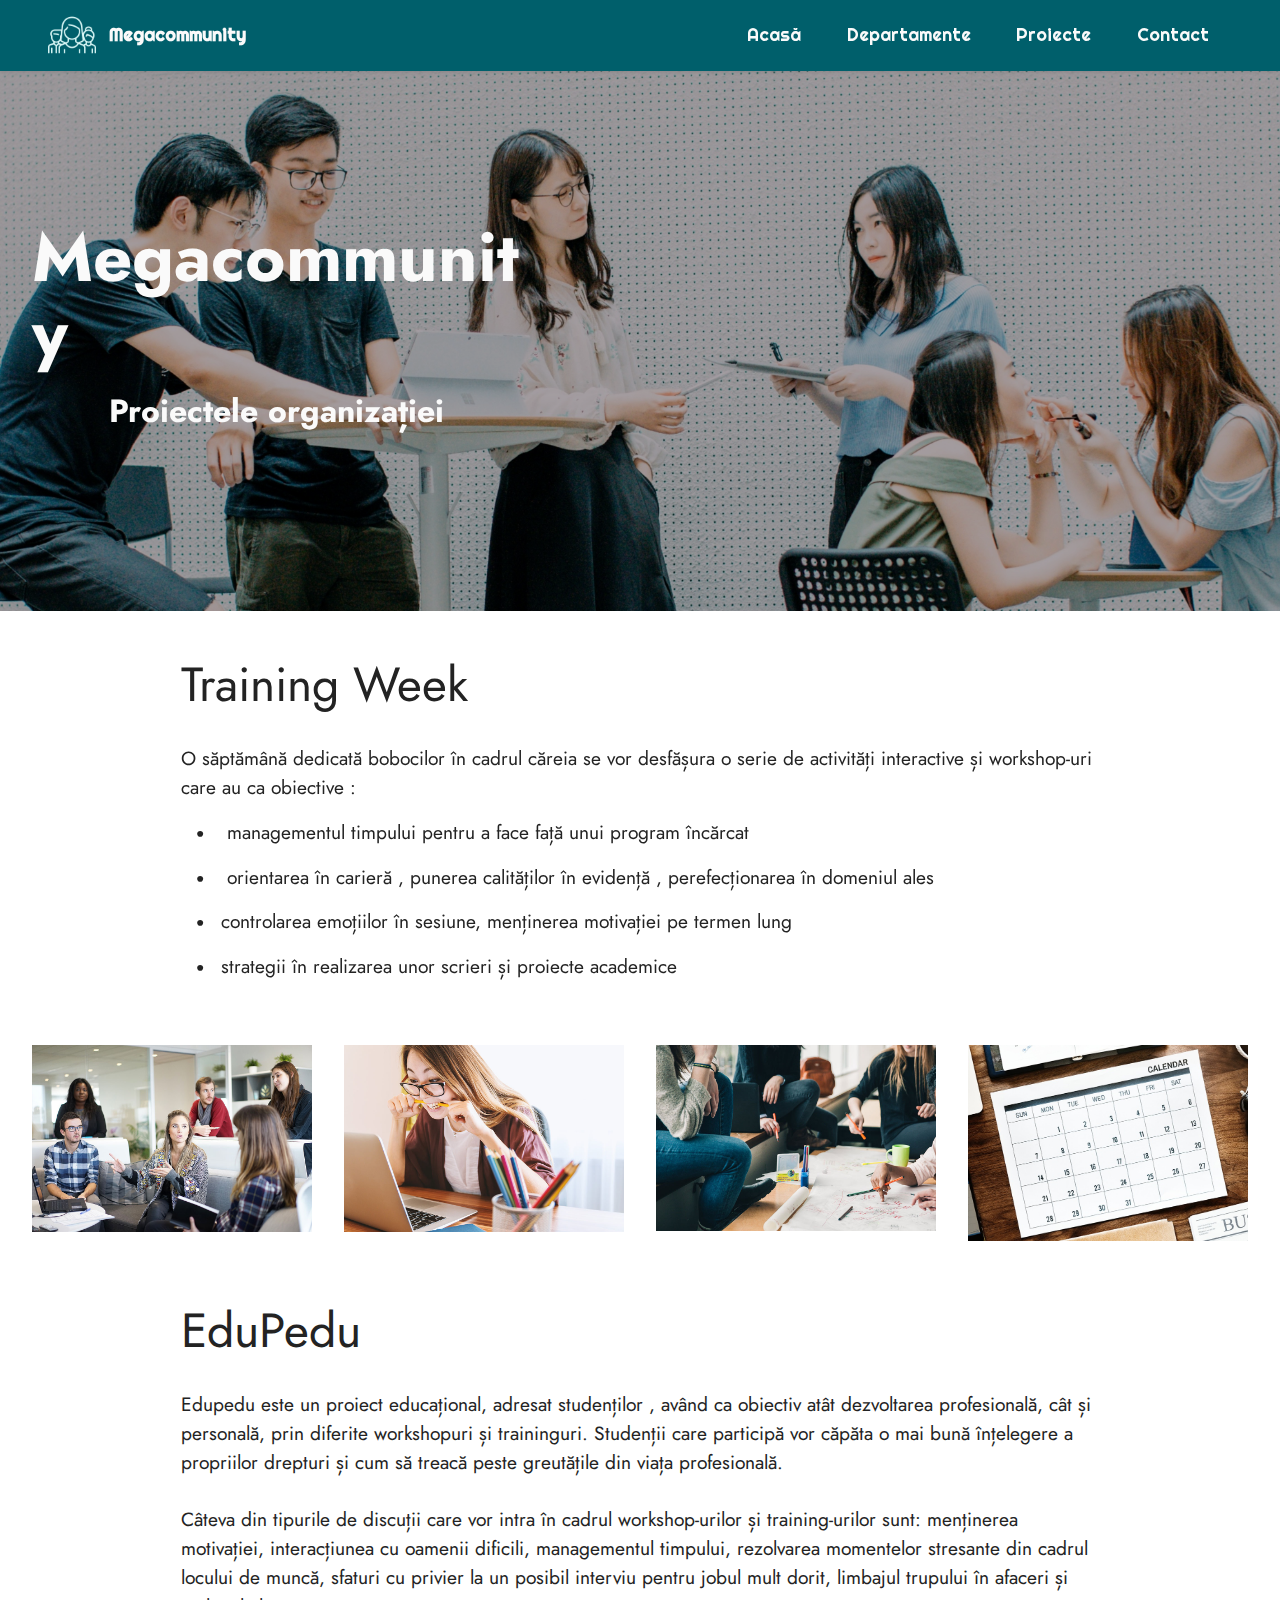
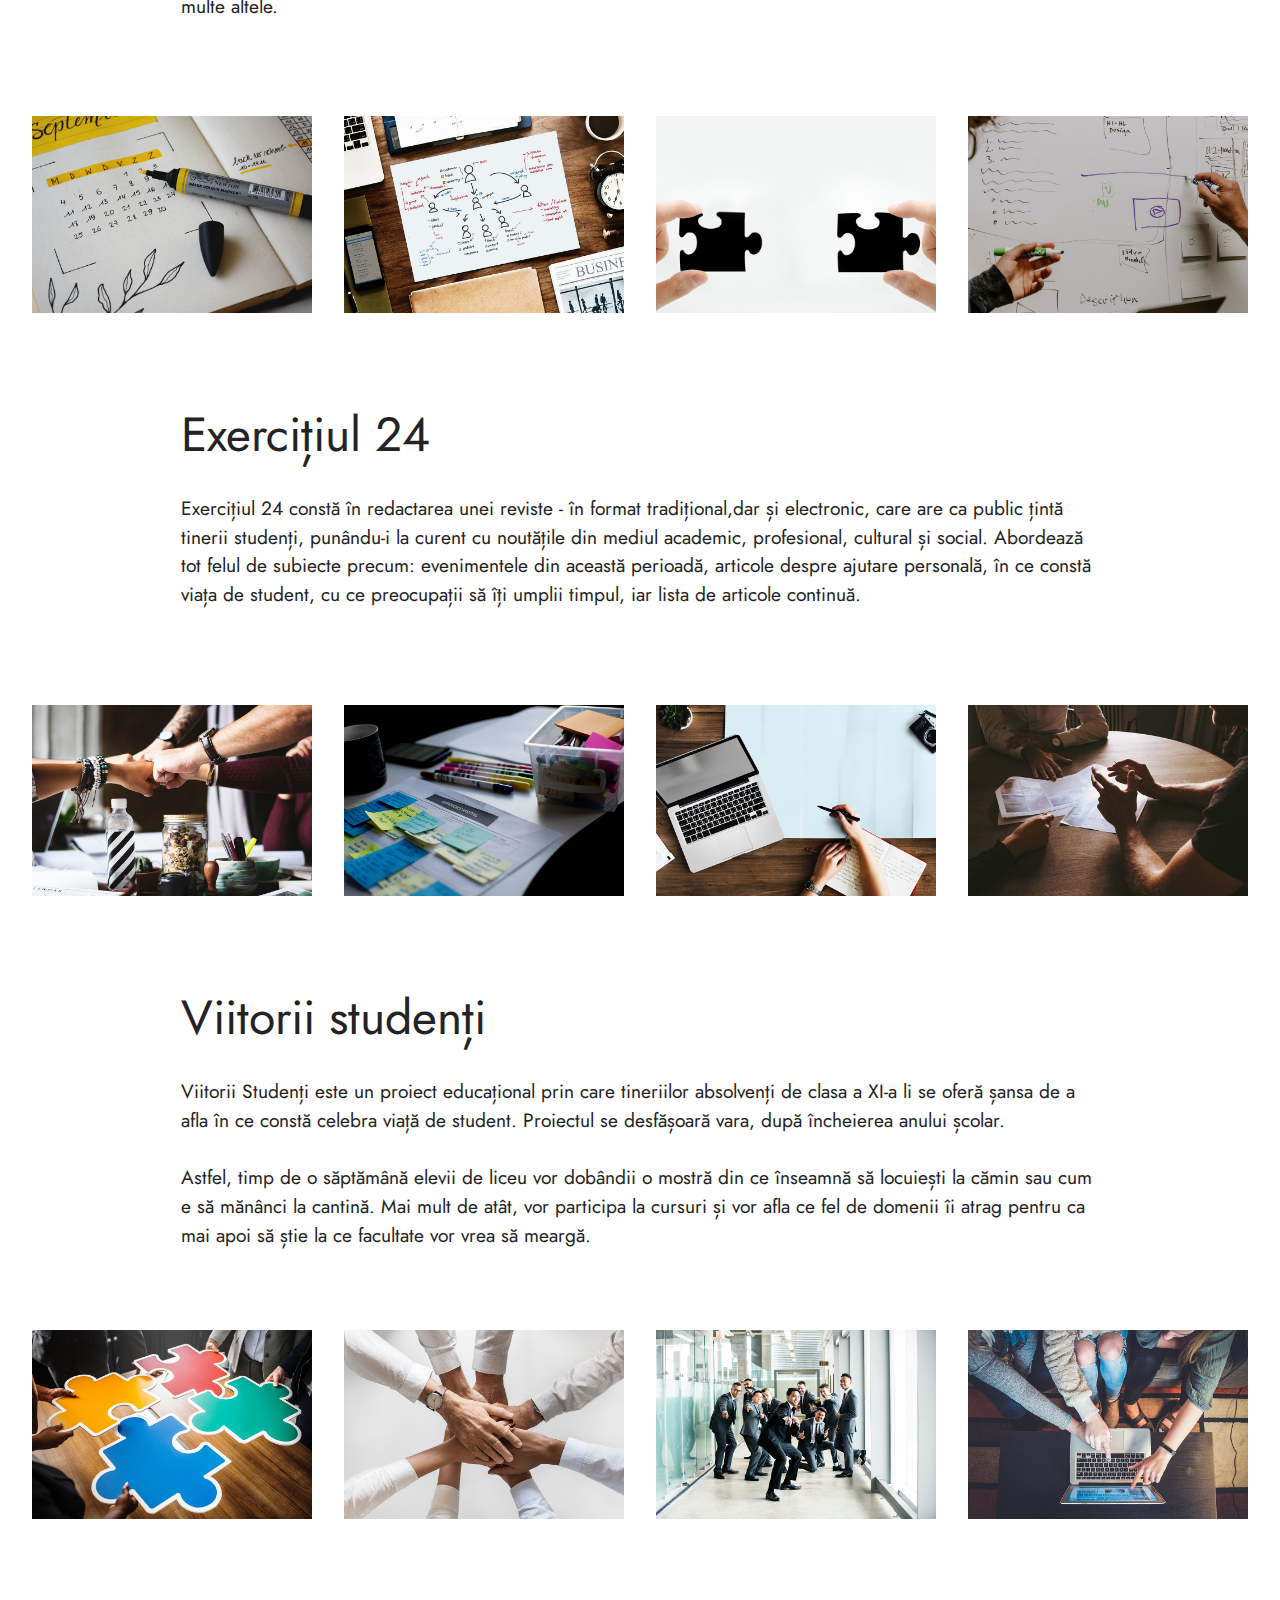
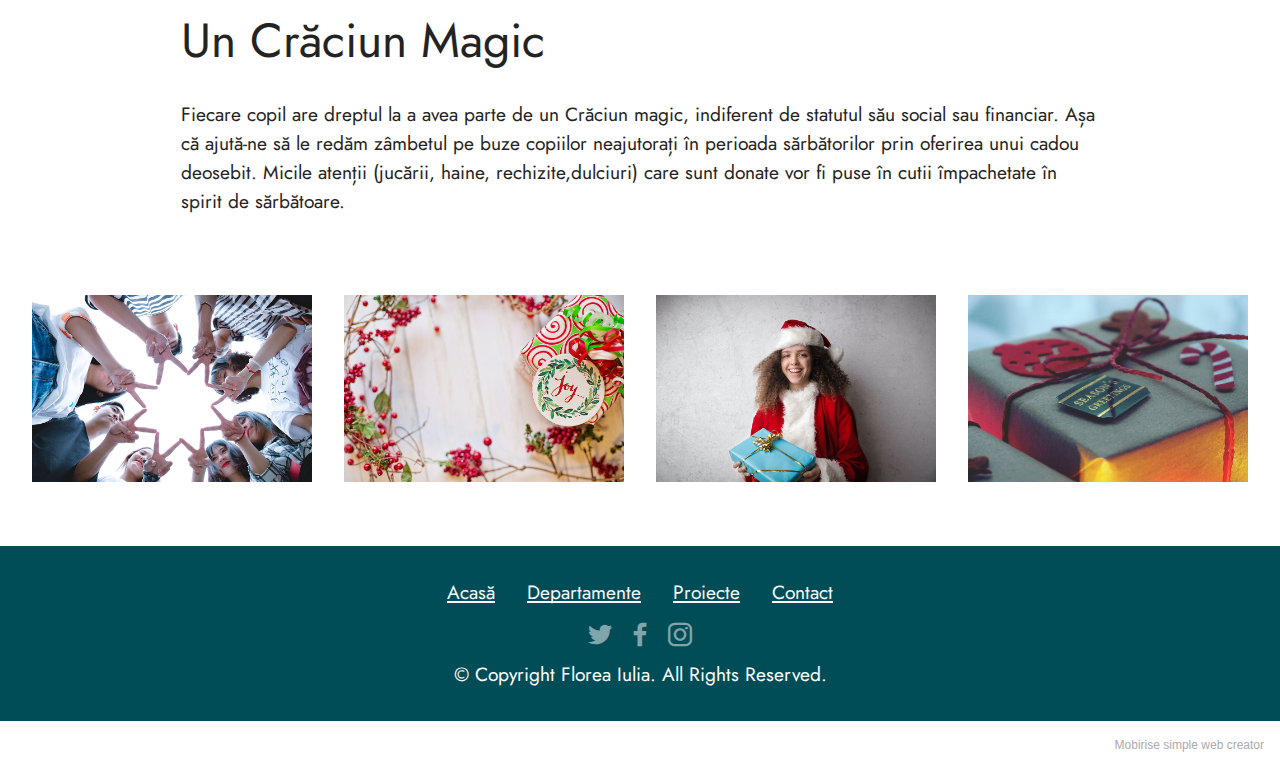
<file: page2.html>
<!DOCTYPE html>
<html  >
<head>
  <!-- Site made with Mobirise Website Builder v5.2.0, https://mobirise.com -->
  <meta charset="UTF-8">
  <meta http-equiv="X-UA-Compatible" content="IE=edge">
  <meta name="generator" content="Mobirise v5.2.0, mobirise.com">
  <meta name="viewport" content="width=device-width, initial-scale=1, minimum-scale=1">
  <link rel="shortcut icon" href="assets/images/team.png" type="image/x-icon">
  <meta name="description" content="">
  
  
  <title>Proiecte</title>
  <link rel="stylesheet" href="assets/web/assets/mobirise-icons2/mobirise2.css">
  <link rel="stylesheet" href="assets/tether/tether.min.css">
  <link rel="stylesheet" href="assets/bootstrap/css/bootstrap.min.css">
  <link rel="stylesheet" href="assets/bootstrap/css/bootstrap-grid.min.css">
  <link rel="stylesheet" href="assets/bootstrap/css/bootstrap-reboot.min.css">
  <link rel="stylesheet" href="assets/dropdown/css/style.css">
  <link rel="stylesheet" href="assets/socicon/css/styles.css">
  <link rel="stylesheet" href="assets/theme/css/style.css">
  <link rel="preload" as="style" href="assets/mobirise/css/mbr-additional.css"><link rel="stylesheet" href="assets/mobirise/css/mbr-additional.css" type="text/css">
  
  
  
  
</head>
<body>
  
  <section class="menu menu2 cid-skmMgvAVtg" once="menu" id="menu2-11">
    
    <nav class="navbar navbar-dropdown navbar-fixed-top navbar-expand-lg">
        <div class="container-fluid">
            <div class="navbar-brand">
                <span class="navbar-logo">
                    <a href="index.html">
                        <img src="assets/images/team.png" alt="logo Megacommunity" style="height: 3rem;">
                    </a>
                </span>
                <span class="navbar-caption-wrap"><a class="navbar-caption text-white text-primary display-4" href="index.html#top">Megacommunity</a></span>
            </div>
            <button class="navbar-toggler" type="button" data-toggle="collapse" data-target="#navbarSupportedContent" aria-controls="navbarNavAltMarkup" aria-expanded="false" aria-label="Toggle navigation">
                <div class="hamburger">
                    <span></span>
                    <span></span>
                    <span></span>
                    <span></span>
                </div>
            </button>
            <div class="collapse navbar-collapse" id="navbarSupportedContent">
                <ul class="navbar-nav nav-dropdown nav-right" data-app-modern-menu="true"><li class="nav-item"><a class="nav-link link text-white text-primary display-4" href="index.html">
                            Acasă</a></li><li class="nav-item"><a class="nav-link link text-white text-primary display-4" href="page1.html">
                            Departamente</a></li>
                    
                    <li class="nav-item"><a class="nav-link link text-white text-primary display-4" href="page2.html">Proiecte</a>
                    </li><li class="nav-item"><a class="nav-link link text-white text-primary display-4" href="page3.html">Contact</a></li></ul>
                
                
            </div>
        </div>
    </nav>
</section>

<section class="header2 cid-sl34yL9FZu mbr-parallax-background" id="header2-13">

    

    <div class="mbr-overlay" style="opacity: 0.3; background-color: rgb(0, 0, 0);"></div>

    <div class="container-fluid">
        <div class="row">
            <div class="col-12 col-lg-5">
                <h1 class="mbr-section-title mbr-fonts-style mb-3 display-1"><strong>Megacommunity</strong></h1>
                <h2 class="mbr-section-subtitle mbr-fonts-style mb-3 display-5"><strong>Proiectele organizației</strong></h2>
                
                
            </div>
        </div>
    </div>
</section>

<section class="content5 cid-sl35n0TIVO" id="content5-16">
    
    <div class="container">
        <div class="row justify-content-center">
            <div class="col-md-12 col-lg-10">
                
                <h4 class="mbr-section-subtitle mbr-fonts-style mb-4 display-2">Training Week</h4>
                <p class="mbr-text mbr-fonts-style display-7">
                    O săptămână dedicată bobocilor în cadrul căreia se vor desfășura o serie de activități interactive și workshop-uri care au ca obiective :<br></p>
            </div>
        </div>
    </div>
</section>

<section class="content8 cid-sl35wMeQth" id="content8-18">
    
    <div class="container">
        <div class="row justify-content-center">
            <div class="counter-container col-md-12 col-lg-10">
                
                <div class="mbr-text mbr-fonts-style display-7">
                    <ul>
                        <li><strong>&nbsp;</strong>managementul timpului pentru a face față unui program încărcat&nbsp;</li>
                        <li><strong>&nbsp;</strong>orientarea în carieră , punerea calităților în evidență , perefecționarea în domeniul ales</li>
                        <li>controlarea emoțiilor în sesiune, menținerea motivației pe termen lung</li><li>strategii în realizarea unor scrieri și proiecte academice</li>
                    </ul>
                </div>
            </div>
        </div>
    </div>
</section>

<section class="gallery5 mbr-gallery cid-sl36aqKZ77" id="gallery5-19">
    

    

    <div class="container-fluid">
        
        <div class="row mbr-gallery mt-4">
            <div class="col-12 col-md-6 col-lg-3 item gallery-image">
                <div class="item-wrapper" data-toggle="modal" data-target="#sl3KCVSMCR-modal">
                    <img class="w-100" src="assets/images/workplace-1245777.jpg" alt="echipă vorbind" data-slide-to="0" data-target="#lb-sl3KCVSMCR">
                    <div class="icon-wrapper">
                        <span class="mobi-mbri mobi-mbri-search mbr-iconfont mbr-iconfont-btn"></span>
                    </div>
                </div>
                
            </div>
            <div class="col-12 col-md-6 col-lg-3 item gallery-image">
                <div class="item-wrapper" data-toggle="modal" data-target="#sl3KCVSMCR-modal">
                    <img class="w-100" src="assets/images/laptop-woman-1.jpg" alt="fată stresată" data-slide-to="1" data-target="#lb-sl3KCVSMCR">
                    <div class="icon-wrapper">
                        <span class="mobi-mbri mobi-mbri-search mbr-iconfont mbr-iconfont-btn"></span>
                    </div>
                </div>
                
            </div>
            <div class="col-12 col-md-6 col-lg-3 item gallery-image">
                <div class="item-wrapper" data-toggle="modal" data-target="#sl3KCVSMCR-modal">
                    <img class="w-100" src="assets/images/people-2557400.jpg" alt="echipă proiect" data-slide-to="2" data-target="#lb-sl3KCVSMCR">
                    <div class="icon-wrapper">
                        <span class="mobi-mbri mobi-mbri-search mbr-iconfont mbr-iconfont-btn"></span>
                    </div>
                </div>
                
            </div>
            <div class="col-12 col-md-6 col-lg-3 item gallery-image">
                <div class="item-wrapper" data-toggle="modal" data-target="#sl3KCVSMCR-modal">
                    <img class="w-100" src="assets/images/organisation1.jpeg" alt="calendar gol" data-slide-to="3" data-target="#lb-sl3KCVSMCR">
                    <div class="icon-wrapper">
                        <span class="mobi-mbri mobi-mbri-search mbr-iconfont mbr-iconfont-btn"></span>
                    </div>
                </div>
                
            </div>
        </div>

        <div class="modal mbr-slider" tabindex="-1" role="dialog" aria-hidden="true" id="sl3KCVSMCR-modal">
            <div class="modal-dialog" role="document">
                <div class="modal-content">
                    <div class="modal-body">
                        <div class="carousel slide" id="lb-sl3KCVSMCR" data-interval="5000">
                            <div class="carousel-inner">
                                <div class="carousel-item active">
                                    <img class="d-block w-100" src="assets/images/workplace-1245777.jpg" alt="">
                                </div>
                                <div class="carousel-item">
                                    <img class="d-block w-100" src="assets/images/laptop-woman-1.jpg" alt="">
                                </div>
                                <div class="carousel-item">
                                    <img class="d-block w-100" src="assets/images/people-2557400.jpg" alt="">
                                </div>
                                <div class="carousel-item">
                                    <img class="d-block w-100" src="assets/images/organisation1.jpeg" alt="">
                                </div>
                            </div>
                            <ol class="carousel-indicators">
                                <li data-slide-to="0" class="active" data-target="#lb-sl3KCVSMCR"></li>
                                <li data-slide-to="1" data-target="#lb-sl3KCVSMCR"></li>
                                <li data-slide-to="2" data-target="#lb-sl3KCVSMCR"></li>
                                <li data-slide-to="3" data-target="#lb-sl3KCVSMCR"></li>
                            </ol>
                            <a role="button" href="" class="close" data-dismiss="modal" aria-label="Close">
                            </a>
                            <a class="carousel-control-prev carousel-control" role="button" data-slide="prev" href="#lb-sl3KCVSMCR">
                                <span class="mobi-mbri mobi-mbri-arrow-prev" aria-hidden="true"></span>
                                <span class="sr-only">Previous</span>
                            </a>
                            <a class="carousel-control-next carousel-control" role="button" data-slide="next" href="#lb-sl3KCVSMCR">
                                <span class="mobi-mbri mobi-mbri-arrow-next" aria-hidden="true"></span>
                                <span class="sr-only">Next</span>
                            </a>
                        </div>
                    </div>
                </div>
            </div>
        </div>
    </div>
</section>

<section class="content5 cid-sl37IRWr0Q" id="content5-1a">
    
    <div class="container">
        <div class="row justify-content-center">
            <div class="col-md-12 col-lg-10">
                
                <h4 class="mbr-section-subtitle mbr-fonts-style mb-4 display-2">
                    EduPedu
                </h4>
                <p class="mbr-text mbr-fonts-style display-7">Edupedu este un proiect educațional, adresat studenților , având ca obiectiv atât dezvoltarea profesională, cât și personală, prin diferite workshopuri și traininguri. Studenții care participă vor căpăta o mai bună înțelegere a propriilor drepturi și cum să treacă peste greutățile din viața profesională.
<br>
<br>Câteva din tipurile de discuții care vor intra în cadrul workshop-urilor și training-urilor sunt: menținerea motivației, interacțiunea cu oamenii dificili, managementul timpului, rezolvarea momentelor stresante din cadrul locului de muncă, sfaturi cu privier la un posibil interviu pentru jobul mult dorit, limbajul trupului în afaceri și multe altele.</p>
            </div>
        </div>
    </div>
</section>

<section class="gallery6 mbr-gallery cid-sl37KUaaUs" id="gallery6-1b">
    

    

    <div class="container-fluid">
        
        <div class="row mbr-gallery mt-4">
            <div class="col-12 col-md-6 col-lg-3 item gallery-image">
                <div class="item-wrapper" data-toggle="modal" data-target="#sl3KCWQyyh-modal">
                    <img class="w-100" src="assets/images/event-planning1-1.jpg" alt="calendar subliniat cu galben" data-slide-to="0" data-target="#lb-sl3KCWQyyh">
                    <div class="icon-wrapper">
                        <span class="mobi-mbri mobi-mbri-search mbr-iconfont mbr-iconfont-btn"></span>
                    </div>
                </div>
                
            </div>
            <div class="col-12 col-md-6 col-lg-3 item gallery-image">
                <div class="item-wrapper" data-toggle="modal" data-target="#sl3KCWQyyh-modal">
                    <img class="w-100" src="assets/images/organisation-1.jpg" alt="fișă de echipă" data-slide-to="1" data-target="#lb-sl3KCWQyyh">
                    <div class="icon-wrapper">
                        <span class="mobi-mbri mobi-mbri-search mbr-iconfont mbr-iconfont-btn"></span>
                    </div>
                </div>
                
            </div>
            <div class="col-12 col-md-6 col-lg-3 item gallery-image">
                <div class="item-wrapper" data-toggle="modal" data-target="#sl3KCWQyyh-modal">
                    <img class="w-100" src="assets/images/hand-523232.jpg" alt="două piese de puzzle" data-slide-to="2" data-target="#lb-sl3KCWQyyh">
                    <div class="icon-wrapper">
                        <span class="mobi-mbri mobi-mbri-search mbr-iconfont mbr-iconfont-btn"></span>
                    </div>
                </div>
                
            </div>
            <div class="col-12 col-md-6 col-lg-3 item gallery-image">
                <div class="item-wrapper" data-toggle="modal" data-target="#sl3KCWQyyh-modal">
                    <img class="w-100" src="assets/images/planning-1.jpg" alt="scris pe tablă cu markerul" data-slide-to="3" data-target="#lb-sl3KCWQyyh">
                    <div class="icon-wrapper">
                        <span class="mobi-mbri mobi-mbri-search mbr-iconfont mbr-iconfont-btn"></span>
                    </div>
                </div>
                
            </div>
        </div>

        <div class="modal mbr-slider" tabindex="-1" role="dialog" aria-hidden="true" id="sl3KCWQyyh-modal">
            <div class="modal-dialog" role="document">
                <div class="modal-content">
                    <div class="modal-body">
                        <div class="carousel slide" id="lb-sl3KCWQyyh" data-interval="5000">
                            <div class="carousel-inner">
                                <div class="carousel-item active">
                                    <img class="d-block w-100" src="assets/images/event-planning1-1.jpg" alt="">
                                </div>
                                <div class="carousel-item">
                                    <img class="d-block w-100" src="assets/images/organisation-1.jpg" alt="">
                                </div>
                                <div class="carousel-item">
                                    <img class="d-block w-100" src="assets/images/hand-523232.jpg" alt="">
                                </div>
                                <div class="carousel-item">
                                    <img class="d-block w-100" src="assets/images/planning-1.jpg" alt="">
                                </div>
                            </div>
                            <ol class="carousel-indicators">
                                <li data-slide-to="0" class="active" data-target="#lb-sl3KCWQyyh"></li>
                                <li data-slide-to="1" data-target="#lb-sl3KCWQyyh"></li>
                                <li data-slide-to="2" data-target="#lb-sl3KCWQyyh"></li>
                                <li data-slide-to="3" data-target="#lb-sl3KCWQyyh"></li>
                            </ol>
                            <a role="button" href="" class="close" data-dismiss="modal" aria-label="Close">
                            </a>
                            <a class="carousel-control-prev carousel-control" role="button" data-slide="prev" href="#lb-sl3KCWQyyh">
                                <span class="mobi-mbri mobi-mbri-arrow-prev" aria-hidden="true"></span>
                                <span class="sr-only">Previous</span>
                            </a>
                            <a class="carousel-control-next carousel-control" role="button" data-slide="next" href="#lb-sl3KCWQyyh">
                                <span class="mobi-mbri mobi-mbri-arrow-next" aria-hidden="true"></span>
                                <span class="sr-only">Next</span>
                            </a>
                        </div>
                    </div>
                </div>
            </div>
        </div>
    </div>
</section>

<section class="content5 cid-sl399r5BYZ" id="content5-1c">
    
    <div class="container">
        <div class="row justify-content-center">
            <div class="col-md-12 col-lg-10">
                
                <h4 class="mbr-section-subtitle mbr-fonts-style mb-4 display-2">Exercițiul 24</h4>
                <p class="mbr-text mbr-fonts-style display-7">
                    Exercițiul 24 constă în redactarea unei reviste - în format tradițional,dar și electronic, care are ca public țintă tinerii studenți, punându-i la curent cu noutățile din mediul academic, profesional, cultural și social. Abordează tot felul de subiecte precum: evenimentele din această perioadă, articole despre ajutare personală, în ce constă viața de student, cu ce preocupații să îți umplii timpul, iar lista de articole continuă.</p>
            </div>
        </div>
    </div>
</section>

<section class="gallery6 mbr-gallery cid-sl39bkWQdR" id="gallery6-1d">
    

    

    <div class="container-fluid">
        
        <div class="row mbr-gallery mt-4">
            <div class="col-12 col-md-6 col-lg-3 item gallery-image">
                <div class="item-wrapper" data-toggle="modal" data-target="#sl3KCXNRJw-modal">
                    <img class="w-100" src="assets/images/fist-1.jpg" alt="colegi bătând pumnul" data-slide-to="0" data-target="#lb-sl3KCXNRJw">
                    <div class="icon-wrapper">
                        <span class="mobi-mbri mobi-mbri-search mbr-iconfont mbr-iconfont-btn"></span>
                    </div>
                </div>
                
            </div><div class="col-12 col-md-6 col-lg-3 item gallery-image">
                <div class="item-wrapper" data-toggle="modal" data-target="#sl3KCXNRJw-modal">
                    <img class="w-100" src="assets/images/brainstorming2-1.jpg" alt="aranjare calendar" data-slide-to="1" data-target="#lb-sl3KCXNRJw">
                    <div class="icon-wrapper">
                        <span class="mobi-mbri mobi-mbri-search mbr-iconfont mbr-iconfont-btn"></span>
                    </div>
                </div>
                
            </div><div class="col-12 col-md-6 col-lg-3 item gallery-image">
                <div class="item-wrapper" data-toggle="modal" data-target="#sl3KCXNRJw-modal">
                    <img class="w-100" src="assets/images/event-planning2-1.jpg" alt="planificare pe caiet și laptop" data-slide-to="2" data-target="#lb-sl3KCXNRJw">
                    <div class="icon-wrapper">
                        <span class="mobi-mbri mobi-mbri-search mbr-iconfont mbr-iconfont-btn"></span>
                    </div>
                </div>
                
            </div>
            
            <div class="col-12 col-md-6 col-lg-3 item gallery-image">
                <div class="item-wrapper" data-toggle="modal" data-target="#sl3KCXNRJw-modal">
                    <img class="w-100" src="assets/images/brainstorming1-1.jpg" alt="oameni discutând" data-slide-to="3" data-target="#lb-sl3KCXNRJw">
                    <div class="icon-wrapper">
                        <span class="mobi-mbri mobi-mbri-search mbr-iconfont mbr-iconfont-btn"></span>
                    </div>
                </div>
                
            </div>
            
        </div>

        <div class="modal mbr-slider" tabindex="-1" role="dialog" aria-hidden="true" id="sl3KCXNRJw-modal">
            <div class="modal-dialog" role="document">
                <div class="modal-content">
                    <div class="modal-body">
                        <div class="carousel slide carousel-fade" id="lb-sl3KCXNRJw" data-interval="5000">
                            <div class="carousel-inner">
                                <div class="carousel-item active">
                                    <img class="d-block w-100" src="assets/images/fist-1.jpg" alt="">
                                </div><div class="carousel-item">
                                    <img class="d-block w-100" src="assets/images/brainstorming2-1.jpg" alt="">
                                </div><div class="carousel-item">
                                    <img class="d-block w-100" src="assets/images/event-planning2-1.jpg" alt="">
                                </div>
                                
                                <div class="carousel-item">
                                    <img class="d-block w-100" src="assets/images/brainstorming1-1.jpg" alt="">
                                </div>
                                
                            </div>
                            <ol class="carousel-indicators">
                                <li data-slide-to="0" class="active" data-target="#lb-sl3KCXNRJw"></li>
                                <li data-slide-to="1" data-target="#lb-sl3KCXNRJw"></li>
                                <li data-slide-to="2" data-target="#lb-sl3KCXNRJw"></li>
                                <li data-slide-to="3" data-target="#lb-sl3KCXNRJw"></li>
                            </ol>
                            <a role="button" href="" class="close" data-dismiss="modal" aria-label="Close">
                            </a>
                            <a class="carousel-control-prev carousel-control" role="button" data-slide="prev" href="#lb-sl3KCXNRJw">
                                <span class="mobi-mbri mobi-mbri-arrow-prev" aria-hidden="true"></span>
                                <span class="sr-only">Previous</span>
                            </a>
                            <a class="carousel-control-next carousel-control" role="button" data-slide="next" href="#lb-sl3KCXNRJw">
                                <span class="mobi-mbri mobi-mbri-arrow-next" aria-hidden="true"></span>
                                <span class="sr-only">Next</span>
                            </a>
                        </div>
                    </div>
                </div>
            </div>
        </div>
    </div>
</section>

<section class="content5 cid-sl39e8Dipw" id="content5-1e">
    
    <div class="container">
        <div class="row justify-content-center">
            <div class="col-md-12 col-lg-10">
                
                <h4 class="mbr-section-subtitle mbr-fonts-style mb-4 display-2">Viitorii studenți</h4>
                <p class="mbr-text mbr-fonts-style display-7">Viitorii Studenți este un proiect educațional prin care tineriilor absolvenți de clasa a XI-a li se oferă șansa de a afla în ce constă celebra viață de student. Proiectul se desfășoară vara, după încheierea anului școlar.
<br>
<br>Astfel, timp de o săptămână elevii de liceu vor dobândii o mostră din ce înseamnă să locuiești la cămin sau cum e să mănânci la cantină. Mai mult de atât, vor participa la cursuri și vor afla ce fel de domenii îi atrag pentru ca mai apoi să știe la ce facultate vor vrea să meargă.</p>
            </div>
        </div>
    </div>
</section>

<section class="gallery6 mbr-gallery cid-sl39hrt47O" id="gallery6-1f">
    

    

    <div class="container-fluid">
        
        <div class="row mbr-gallery mt-4">
            <div class="col-12 col-md-6 col-lg-3 item gallery-image">
                <div class="item-wrapper" data-toggle="modal" data-target="#sl3KCYMqnL-modal">
                    <img class="w-100" src="assets/images/teamwork.jpg" alt="puzzle" data-slide-to="0" data-target="#lb-sl3KCYMqnL">
                    <div class="icon-wrapper">
                        <span class="mobi-mbri mobi-mbri-search mbr-iconfont mbr-iconfont-btn"></span>
                    </div>
                </div>
                
            </div><div class="col-12 col-md-6 col-lg-3 item gallery-image">
                <div class="item-wrapper" data-toggle="modal" data-target="#sl3KCYMqnL-modal">
                    <img class="w-100" src="assets/images/teamwork1-1.jpg" alt="adunare de mâini" data-slide-to="1" data-target="#lb-sl3KCYMqnL">
                    <div class="icon-wrapper">
                        <span class="mobi-mbri mobi-mbri-search mbr-iconfont mbr-iconfont-btn"></span>
                    </div>
                </div>
                
            </div>
            <div class="col-12 col-md-6 col-lg-3 item gallery-image">
                <div class="item-wrapper" data-toggle="modal" data-target="#sl3KCYMqnL-modal">
                    <img class="w-100" src="assets/images/team-building2-1.jpg" alt="studenți la costum" data-slide-to="2" data-target="#lb-sl3KCYMqnL">
                    <div class="icon-wrapper">
                        <span class="mobi-mbri mobi-mbri-search mbr-iconfont mbr-iconfont-btn"></span>
                    </div>
                </div>
                
            </div>
            
            <div class="col-12 col-md-6 col-lg-3 item gallery-image">
                <div class="item-wrapper" data-toggle="modal" data-target="#sl3KCYMqnL-modal">
                    <img class="w-100" src="assets/images/laptop-1.jpg" alt="studenți arătând ceva pe laptop" data-slide-to="3" data-target="#lb-sl3KCYMqnL">
                    <div class="icon-wrapper">
                        <span class="mobi-mbri mobi-mbri-search mbr-iconfont mbr-iconfont-btn"></span>
                    </div>
                </div>
                
            </div>
        </div>

        <div class="modal mbr-slider" tabindex="-1" role="dialog" aria-hidden="true" id="sl3KCYMqnL-modal">
            <div class="modal-dialog" role="document">
                <div class="modal-content">
                    <div class="modal-body">
                        <div class="carousel slide" id="lb-sl3KCYMqnL" data-interval="5000">
                            <div class="carousel-inner">
                                <div class="carousel-item active">
                                    <img class="d-block w-100" src="assets/images/teamwork.jpg" alt="">
                                </div><div class="carousel-item">
                                    <img class="d-block w-100" src="assets/images/teamwork1-1.jpg" alt="">
                                </div>
                                <div class="carousel-item">
                                    <img class="d-block w-100" src="assets/images/team-building2-1.jpg" alt="">
                                </div>
                                
                                <div class="carousel-item">
                                    <img class="d-block w-100" src="assets/images/laptop-1.jpg" alt="">
                                </div>
                            </div>
                            <ol class="carousel-indicators">
                                <li data-slide-to="0" class="active" data-target="#lb-sl3KCYMqnL"></li>
                                <li data-slide-to="1" data-target="#lb-sl3KCYMqnL"></li>
                                <li data-slide-to="2" data-target="#lb-sl3KCYMqnL"></li>
                                <li data-slide-to="3" data-target="#lb-sl3KCYMqnL"></li>
                            </ol>
                            <a role="button" href="" class="close" data-dismiss="modal" aria-label="Close">
                            </a>
                            <a class="carousel-control-prev carousel-control" role="button" data-slide="prev" href="#lb-sl3KCYMqnL">
                                <span class="mobi-mbri mobi-mbri-arrow-prev" aria-hidden="true"></span>
                                <span class="sr-only">Previous</span>
                            </a>
                            <a class="carousel-control-next carousel-control" role="button" data-slide="next" href="#lb-sl3KCYMqnL">
                                <span class="mobi-mbri mobi-mbri-arrow-next" aria-hidden="true"></span>
                                <span class="sr-only">Next</span>
                            </a>
                        </div>
                    </div>
                </div>
            </div>
        </div>
    </div>
</section>

<section class="content5 cid-sl3gdNMKeQ" id="content5-1g">
    
    <div class="container">
        <div class="row justify-content-center">
            <div class="col-md-12 col-lg-10">
                
                <h4 class="mbr-section-subtitle mbr-fonts-style mb-4 display-2">Un Crăciun Magic</h4>
                <p class="mbr-text mbr-fonts-style display-7">
                    Fiecare copil are dreptul la a avea parte de un Crăciun magic, indiferent de statutul său social sau financiar. Așa că ajută-ne să le redăm zâmbetul pe buze copiilor neajutorați în perioada sărbătorilor prin oferirea unui cadou deosebit. Micile atenții (jucării, haine, rechizite,dulciuri) care sunt donate vor fi puse în cutii împachetate în spirit de sărbătoare.</p>
            </div>
        </div>
    </div>
</section>

<section class="gallery6 mbr-gallery cid-sl3ggtiA2Y" id="gallery6-1h">
    

    

    <div class="container-fluid">
        
        <div class="row mbr-gallery mt-4">
            <div class="col-12 col-md-6 col-lg-3 item gallery-image">
                <div class="item-wrapper" data-toggle="modal" data-target="#sl3KCZMBX3-modal">
                    <img class="w-100" src="assets/images/friendship-1.jpg" alt="steluță din mâini" data-slide-to="0" data-target="#lb-sl3KCZMBX3">
                    <div class="icon-wrapper">
                        <span class="mobi-mbri mobi-mbri-search mbr-iconfont mbr-iconfont-btn"></span>
                    </div>
                </div>
                
            </div>
            <div class="col-12 col-md-6 col-lg-3 item gallery-image">
                <div class="item-wrapper" data-toggle="modal" data-target="#sl3KCZMBX3-modal">
                    <img class="w-100" src="assets/images/pexels-jill-wellington-3309622.jpg" alt="ornament de crăciun" data-slide-to="1" data-target="#lb-sl3KCZMBX3">
                    <div class="icon-wrapper">
                        <span class="mobi-mbri mobi-mbri-search mbr-iconfont mbr-iconfont-btn"></span>
                    </div>
                </div>
                
            </div>
            <div class="col-12 col-md-6 col-lg-3 item gallery-image">
                <div class="item-wrapper" data-toggle="modal" data-target="#sl3KCZMBX3-modal">
                    <img class="w-100" src="assets/images/pexels-andrea-piacquadio-3769722.jpg" alt="fetiță costumată în moșu" data-slide-to="2" data-target="#lb-sl3KCZMBX3">
                    <div class="icon-wrapper">
                        <span class="mobi-mbri mobi-mbri-search mbr-iconfont mbr-iconfont-btn"></span>
                    </div>
                </div>
                
            </div>
            <div class="col-12 col-md-6 col-lg-3 item gallery-image">
                <div class="item-wrapper" data-toggle="modal" data-target="#sl3KCZMBX3-modal">
                    <img class="w-100" src="assets/images/pexels-suzy-hazelwood-1661952.jpg" alt="cadou de crăciun" data-slide-to="3" data-target="#lb-sl3KCZMBX3">
                    <div class="icon-wrapper">
                        <span class="mobi-mbri mobi-mbri-search mbr-iconfont mbr-iconfont-btn"></span>
                    </div>
                </div>
                
            </div>
        </div>

        <div class="modal mbr-slider" tabindex="-1" role="dialog" aria-hidden="true" id="sl3KCZMBX3-modal">
            <div class="modal-dialog" role="document">
                <div class="modal-content">
                    <div class="modal-body">
                        <div class="carousel slide" id="lb-sl3KCZMBX3" data-interval="5000">
                            <div class="carousel-inner">
                                <div class="carousel-item active">
                                    <img class="d-block w-100" src="assets/images/friendship-1.jpg" alt="">
                                </div>
                                <div class="carousel-item">
                                    <img class="d-block w-100" src="assets/images/pexels-jill-wellington-3309622.jpg" alt="">
                                </div>
                                <div class="carousel-item">
                                    <img class="d-block w-100" src="assets/images/pexels-andrea-piacquadio-3769722.jpg" alt="">
                                </div>
                                <div class="carousel-item">
                                    <img class="d-block w-100" src="assets/images/pexels-suzy-hazelwood-1661952.jpg" alt="">
                                </div>
                            </div>
                            <ol class="carousel-indicators">
                                <li data-slide-to="0" class="active" data-target="#lb-sl3KCZMBX3"></li>
                                <li data-slide-to="1" data-target="#lb-sl3KCZMBX3"></li>
                                <li data-slide-to="2" data-target="#lb-sl3KCZMBX3"></li>
                                <li data-slide-to="3" data-target="#lb-sl3KCZMBX3"></li>
                            </ol>
                            <a role="button" href="" class="close" data-dismiss="modal" aria-label="Close">
                            </a>
                            <a class="carousel-control-prev carousel-control" role="button" data-slide="prev" href="#lb-sl3KCZMBX3">
                                <span class="mobi-mbri mobi-mbri-arrow-prev" aria-hidden="true"></span>
                                <span class="sr-only">Previous</span>
                            </a>
                            <a class="carousel-control-next carousel-control" role="button" data-slide="next" href="#lb-sl3KCZMBX3">
                                <span class="mobi-mbri mobi-mbri-arrow-next" aria-hidden="true"></span>
                                <span class="sr-only">Next</span>
                            </a>
                        </div>
                    </div>
                </div>
            </div>
        </div>
    </div>
</section>

<section class="footer3 cid-sl3vksgn0A" once="footers" id="footer3-1q">

    

    

    <div class="container">
        <div class="media-container-row align-center mbr-white">
            <div class="row row-links">
                <ul class="foot-menu">
                    
                    
                    
                    
                    
                <li class="foot-menu-item mbr-fonts-style display-7">
                        <a class="text-white text-primary" href="index.html"></a><a href="index.html" class="text-white">Acasă</a>
                    </li><li class="foot-menu-item mbr-fonts-style display-7"><a href="page1.html" class="text-white">Departamente</a></li><li class="foot-menu-item mbr-fonts-style display-7"><a href="page2.html" class="text-white">Proiecte</a></li><li class="foot-menu-item mbr-fonts-style display-7"><a href="page3.html" class="text-white">Contact</a></li></ul>
            </div>
            <div class="row social-row">
                <div class="social-list align-right pb-2">
                    
                    
                    
                    
                    
                    
                <div class="soc-item">
                        <a href="https://twitter.com/floreaiulia24" target="_blank">
                            <span class="mbr-iconfont mbr-iconfont-social socicon-twitter socicon"></span>
                        </a>
                    </div><div class="soc-item">
                        <a href="https://www.facebook.com/iulia.florea24/" target="_blank">
                            <span class="mbr-iconfont mbr-iconfont-social socicon-facebook socicon"></span>
                        </a>
                    </div><div class="soc-item">
                        <a href="https://www.instagram.com/iuliaflorea01/" target="_blank">
                            <span class="mbr-iconfont mbr-iconfont-social socicon-instagram socicon"></span>
                        </a>
                    </div></div>
            </div>
            <div class="row row-copirayt">
                <p class="mbr-text mb-0 mbr-fonts-style mbr-white align-center display-7">
                    © Copyright Florea Iulia. All Rights Reserved.
                </p>
            </div>
        </div>
    </div>
</section><section style="background-color: #fff; font-family: -apple-system, BlinkMacSystemFont, 'Segoe UI', 'Roboto', 'Helvetica Neue', Arial, sans-serif; color:#aaa; font-size:12px; padding: 0; align-items: center; display: flex;"><a href="https://mobirise.site/x" style="flex: 1 1; height: 3rem; padding-left: 1rem;"></a><p style="flex: 0 0 auto; margin:0; padding-right:1rem;"><a href="https://mobirise.site" style="color:#aaa;">Mobirise</a> simple web creator</p></section><script src="assets/web/assets/jquery/jquery.min.js"></script>  <script src="assets/popper/popper.min.js"></script>  <script src="assets/tether/tether.min.js"></script>  <script src="assets/bootstrap/js/bootstrap.min.js"></script>  <script src="assets/smoothscroll/smooth-scroll.js"></script>  <script src="assets/dropdown/js/nav-dropdown.js"></script>  <script src="assets/dropdown/js/navbar-dropdown.js"></script>  <script src="assets/touchswipe/jquery.touch-swipe.min.js"></script>  <script src="assets/parallax/jarallax.min.js"></script>  <script src="assets/theme/js/script.js"></script>  
  
  
</body>
</html>
</file>
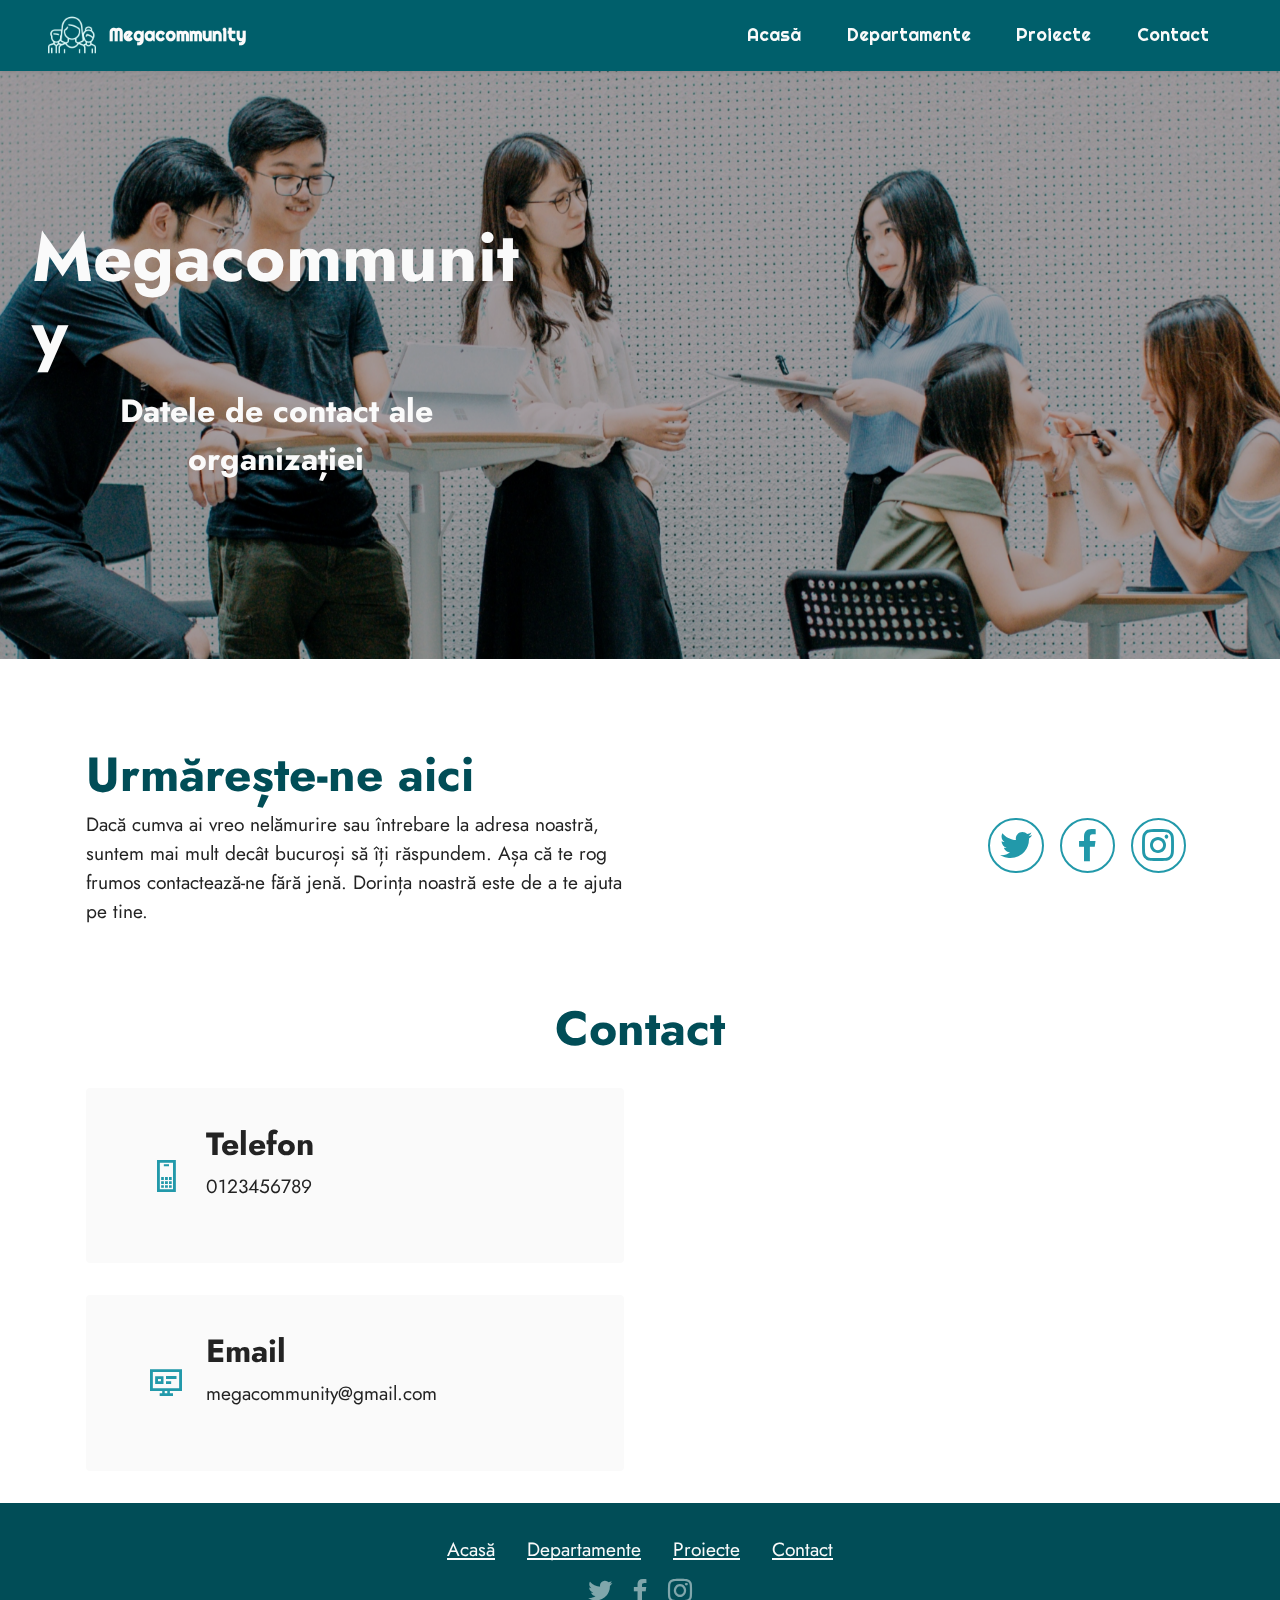
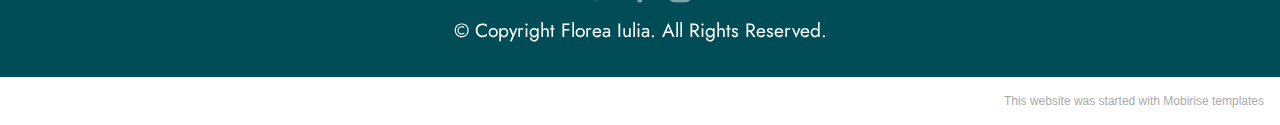
<file: page3.html>
<!DOCTYPE html>
<html  >
<head>
  <!-- Site made with Mobirise Website Builder v5.2.0, https://mobirise.com -->
  <meta charset="UTF-8">
  <meta http-equiv="X-UA-Compatible" content="IE=edge">
  <meta name="generator" content="Mobirise v5.2.0, mobirise.com">
  <meta name="viewport" content="width=device-width, initial-scale=1, minimum-scale=1">
  <link rel="shortcut icon" href="assets/images/team.png" type="image/x-icon">
  <meta name="description" content="">
  
  
  <title>Contact</title>
  <link rel="stylesheet" href="assets/web/assets/mobirise-icons2/mobirise2.css">
  <link rel="stylesheet" href="assets/tether/tether.min.css">
  <link rel="stylesheet" href="assets/bootstrap/css/bootstrap.min.css">
  <link rel="stylesheet" href="assets/bootstrap/css/bootstrap-grid.min.css">
  <link rel="stylesheet" href="assets/bootstrap/css/bootstrap-reboot.min.css">
  <link rel="stylesheet" href="assets/dropdown/css/style.css">
  <link rel="stylesheet" href="assets/socicon/css/styles.css">
  <link rel="stylesheet" href="assets/theme/css/style.css">
  <link rel="preload" as="style" href="assets/mobirise/css/mbr-additional.css"><link rel="stylesheet" href="assets/mobirise/css/mbr-additional.css" type="text/css">
  
  
  
  
</head>
<body>
  
  <section class="menu menu2 cid-skmMgvAVtg" once="menu" id="menu2-1i">
    
    <nav class="navbar navbar-dropdown navbar-fixed-top navbar-expand-lg">
        <div class="container-fluid">
            <div class="navbar-brand">
                <span class="navbar-logo">
                    <a href="index.html">
                        <img src="assets/images/team.png" alt="logo Megacommunity" style="height: 3rem;">
                    </a>
                </span>
                <span class="navbar-caption-wrap"><a class="navbar-caption text-white text-primary display-4" href="index.html#top">Megacommunity</a></span>
            </div>
            <button class="navbar-toggler" type="button" data-toggle="collapse" data-target="#navbarSupportedContent" aria-controls="navbarNavAltMarkup" aria-expanded="false" aria-label="Toggle navigation">
                <div class="hamburger">
                    <span></span>
                    <span></span>
                    <span></span>
                    <span></span>
                </div>
            </button>
            <div class="collapse navbar-collapse" id="navbarSupportedContent">
                <ul class="navbar-nav nav-dropdown nav-right" data-app-modern-menu="true"><li class="nav-item"><a class="nav-link link text-white text-primary display-4" href="index.html">
                            Acasă</a></li><li class="nav-item"><a class="nav-link link text-white text-primary display-4" href="page1.html">
                            Departamente</a></li>
                    
                    <li class="nav-item"><a class="nav-link link text-white text-primary display-4" href="page2.html">Proiecte</a>
                    </li><li class="nav-item"><a class="nav-link link text-white text-primary display-4" href="page3.html">Contact</a></li></ul>
                
                
            </div>
        </div>
    </nav>
</section>

<section class="header2 cid-sl3igbffRb mbr-parallax-background" id="header2-1k">

    

    <div class="mbr-overlay" style="opacity: 0.3; background-color: rgb(0, 0, 0);"></div>

    <div class="container-fluid">
        <div class="row">
            <div class="col-12 col-lg-5">
                <h1 class="mbr-section-title mbr-fonts-style mb-3 display-1"><strong>Megacommunity</strong></h1>
                <h2 class="mbr-section-subtitle mbr-fonts-style mb-3 display-5"><strong>Datele de contact ale organizației</strong></h2>
                
                
            </div>
        </div>
    </div>
</section>

<section class="contacts4 cid-sl3kfNjK7F" id="contacts4-1n">

    

    

    <div class="container">
        <div class="row align-items-center justify-content-center">
            <div class="text-content col-12 col-md-6">
                <h2 class="mbr-section-title mbr-fonts-style display-2"><strong>Urmărește-ne aici</strong></h2>
                <p class="mbr-text mbr-fonts-style display-7">Dacă cumva ai vreo nelămurire sau întrebare la adresa noastră, suntem mai mult decât bucuroși să îți răspundem. Așa că te rog frumos contactează-ne fără jenă. Dorința noastră este de a te ajuta pe tine.</p>
            </div>
            <div class="icons d-flex align-items-center col-12 col-md-6 justify-content-end mt-md-0 mt-2 flex-wrap">
                <a href="https://twitter.com/floreaiulia24" target="_blank">
                    <span class="mbr-iconfont mbr-iconfont-social socicon-twitter socicon"></span>
                </a>
                <a href="https://www.facebook.com/iulia.florea24/" target="_blank">
                    <span class="mbr-iconfont mbr-iconfont-social socicon-facebook socicon"></span>
                </a>
                <a href="https://www.instagram.com/iuliaflorea01/" target="_blank">
                    <span class="mbr-iconfont mbr-iconfont-social socicon-instagram socicon"></span>
                </a>
                
                
                
                
                
                
                
            </div>
        </div>
    </div>
    
</section>

<section class="contacts3 map1 cid-sl3iBmGNpK" id="contacts3-1l">

    
    
    <div class="container">
        <div class="mbr-section-head">
            <h3 class="mbr-section-title mbr-fonts-style align-center mb-0 display-2">
                <strong>Contact</strong></h3>
            
        </div>
        <div class="row justify-content-center mt-4">
            <div class="card col-12 col-md-6">
                <div class="card-wrapper">
                    <div class="image-wrapper">
                        <span class="mbr-iconfont mobi-mbri-mobile mobi-mbri" style="color: rgb(34, 153, 170); fill: rgb(34, 153, 170);"></span>
                    </div>
                    <div class="text-wrapper">
                        <h6 class="card-title mbr-fonts-style mb-1 display-5"><strong>Telefon</strong></h6>
                        <p class="mbr-text mbr-fonts-style display-7">0123456789&nbsp; &nbsp; &nbsp; &nbsp; &nbsp; &nbsp; &nbsp; &nbsp; &nbsp; &nbsp; &nbsp; &nbsp; &nbsp;</p>
                    </div>
                </div>
                <div class="card-wrapper">
                    <div class="image-wrapper">
                        <span class="mbr-iconfont mobi-mbri-sites mobi-mbri" style="color: rgb(34, 153, 170); fill: rgb(34, 153, 170);"></span>
                    </div>
                    <div class="text-wrapper">
                        <h6 class="card-title mbr-fonts-style mb-1 display-5">
                            <strong>Email</strong>
                        </h6>
                        <p class="mbr-text mbr-fonts-style display-7">megacommunity@gmail.com&nbsp; &nbsp; &nbsp; &nbsp; &nbsp; &nbsp; &nbsp; &nbsp; &nbsp; &nbsp; &nbsp; &nbsp; &nbsp;</p>
                    </div>
                </div>
            </div>
            <div class="map-wrapper col-12 col-md-6">
                <div class="google-map"><iframe frameborder="0" style="border:0" src="https://www.google.com/maps/embed/v1/place?key=AIzaSyCZI5F_k6S1k46ujh0SNrapM89f7mJxd30&amp;q=Cluj Napoca, Romania" allowfullscreen=""></iframe></div>
            </div>
        </div>
    </div>
</section>

<section class="footer3 cid-sl3vksgn0A" once="footers" id="footer3-1q">

    

    

    <div class="container">
        <div class="media-container-row align-center mbr-white">
            <div class="row row-links">
                <ul class="foot-menu">
                    
                    
                    
                    
                    
                <li class="foot-menu-item mbr-fonts-style display-7">
                        <a class="text-white text-primary" href="index.html"></a><a href="index.html" class="text-white">Acasă</a>
                    </li><li class="foot-menu-item mbr-fonts-style display-7"><a href="page1.html" class="text-white">Departamente</a></li><li class="foot-menu-item mbr-fonts-style display-7"><a href="page2.html" class="text-white">Proiecte</a></li><li class="foot-menu-item mbr-fonts-style display-7"><a href="page3.html" class="text-white">Contact</a></li></ul>
            </div>
            <div class="row social-row">
                <div class="social-list align-right pb-2">
                    
                    
                    
                    
                    
                    
                <div class="soc-item">
                        <a href="https://twitter.com/floreaiulia24" target="_blank">
                            <span class="mbr-iconfont mbr-iconfont-social socicon-twitter socicon"></span>
                        </a>
                    </div><div class="soc-item">
                        <a href="https://www.facebook.com/iulia.florea24/" target="_blank">
                            <span class="mbr-iconfont mbr-iconfont-social socicon-facebook socicon"></span>
                        </a>
                    </div><div class="soc-item">
                        <a href="https://www.instagram.com/iuliaflorea01/" target="_blank">
                            <span class="mbr-iconfont mbr-iconfont-social socicon-instagram socicon"></span>
                        </a>
                    </div></div>
            </div>
            <div class="row row-copirayt">
                <p class="mbr-text mb-0 mbr-fonts-style mbr-white align-center display-7">
                    © Copyright Florea Iulia. All Rights Reserved.
                </p>
            </div>
        </div>
    </div>
</section><section style="background-color: #fff; font-family: -apple-system, BlinkMacSystemFont, 'Segoe UI', 'Roboto', 'Helvetica Neue', Arial, sans-serif; color:#aaa; font-size:12px; padding: 0; align-items: center; display: flex;"><a href="https://mobirise.site/d" style="flex: 1 1; height: 3rem; padding-left: 1rem;"></a><p style="flex: 0 0 auto; margin:0; padding-right:1rem;"><a href="https://mobirise.site/r" style="color:#aaa;">This website</a> was started with Mobirise templates</p></section><script src="assets/web/assets/jquery/jquery.min.js"></script>  <script src="assets/popper/popper.min.js"></script>  <script src="assets/tether/tether.min.js"></script>  <script src="assets/bootstrap/js/bootstrap.min.js"></script>  <script src="assets/smoothscroll/smooth-scroll.js"></script>  <script src="assets/dropdown/js/nav-dropdown.js"></script>  <script src="assets/dropdown/js/navbar-dropdown.js"></script>  <script src="assets/touchswipe/jquery.touch-swipe.min.js"></script>  <script src="assets/parallax/jarallax.min.js"></script>  <script src="assets/sociallikes/social-likes.js"></script>  <script src="assets/theme/js/script.js"></script>  
  
  
</body>
</html>
</file>
<file: assets/web/assets/mobirise-icons2/mobirise2.css>
@font-face {
  font-family: 'Moririse2';
  font-display: swap;
  src:  url('mobirise2.eot?f2bix4');
  src:  url('mobirise2.eot?f2bix4#iefix') format('embedded-opentype'),
    url('mobirise2.ttf?f2bix4') format('truetype'),
    url('mobirise2.woff?f2bix4') format('woff'),
    url('mobirise2.svg?f2bix4#mobirise2') format('svg');
  font-weight: normal;
  font-style: normal;
}

[class^="mobi-"], [class*=" mobi-"] {
  /* use !important to prevent issues with browser extensions that change fonts */
  font-family: 'Moririse2' !important;
  speak: none;
  font-style: normal;
  font-weight: normal;
  font-variant: normal;
  text-transform: none;
  line-height: 1;

  /* Better Font Rendering =========== */
  -webkit-font-smoothing: antialiased;
  -moz-osx-font-smoothing: grayscale;
}

.mobi-mbri-add-submenu:before {
  content: "\e900";
}
.mobi-mbri-alert:before {
  content: "\e901";
}
.mobi-mbri-align-center:before {
  content: "\e902";
}
.mobi-mbri-align-justify:before {
  content: "\e903";
}
.mobi-mbri-align-left:before {
  content: "\e904";
}
.mobi-mbri-align-right:before {
  content: "\e905";
}
.mobi-mbri-android:before {
  content: "\e906";
}
.mobi-mbri-apple:before {
  content: "\e907";
}
.mobi-mbri-arrow-down:before {
  content: "\e908";
}
.mobi-mbri-arrow-next:before {
  content: "\e909";
}
.mobi-mbri-arrow-prev:before {
  content: "\e90a";
}
.mobi-mbri-arrow-up:before {
  content: "\e90b";
}
.mobi-mbri-bold:before {
  content: "\e90c";
}
.mobi-mbri-bookmark:before {
  content: "\e90d";
}
.mobi-mbri-bootstrap:before {
  content: "\e90e";
}
.mobi-mbri-briefcase:before {
  content: "\e90f";
}
.mobi-mbri-browse:before {
  content: "\e910";
}
.mobi-mbri-bulleted-list:before {
  content: "\e911";
}
.mobi-mbri-calendar:before {
  content: "\e912";
}
.mobi-mbri-camera:before {
  content: "\e913";
}
.mobi-mbri-cart-add:before {
  content: "\e914";
}
.mobi-mbri-cart-full:before {
  content: "\e915";
}
.mobi-mbri-cash:before {
  content: "\e916";
}
.mobi-mbri-change-style:before {
  content: "\e917";
}
.mobi-mbri-chat:before {
  content: "\e918";
}
.mobi-mbri-clock:before {
  content: "\e919";
}
.mobi-mbri-close:before {
  content: "\e91a";
}
.mobi-mbri-cloud:before {
  content: "\e91b";
}
.mobi-mbri-code:before {
  content: "\e91c";
}
.mobi-mbri-contact-form:before {
  content: "\e91d";
}
.mobi-mbri-credit-card:before {
  content: "\e91e";
}
.mobi-mbri-cursor-click:before {
  content: "\e91f";
}
.mobi-mbri-cust-feedback:before {
  content: "\e920";
}
.mobi-mbri-database:before {
  content: "\e921";
}
.mobi-mbri-delivery:before {
  content: "\e922";
}
.mobi-mbri-desktop:before {
  content: "\e923";
}
.mobi-mbri-devices:before {
  content: "\e924";
}
.mobi-mbri-down:before {
  content: "\e925";
}
.mobi-mbri-download-2:before {
  content: "\e926";
}
.mobi-mbri-download:before {
  content: "\e927";
}
.mobi-mbri-drag-n-drop-2:before {
  content: "\e928";
}
.mobi-mbri-drag-n-drop:before {
  content: "\e929";
}
.mobi-mbri-edit-2:before {
  content: "\e92a";
}
.mobi-mbri-edit:before {
  content: "\e92b";
}
.mobi-mbri-error:before {
  content: "\e92c";
}
.mobi-mbri-extension:before {
  content: "\e92d";
}
.mobi-mbri-features:before {
  content: "\e92e";
}
.mobi-mbri-file:before {
  content: "\e92f";
}
.mobi-mbri-flag:before {
  content: "\e930";
}
.mobi-mbri-folder:before {
  content: "\e931";
}
.mobi-mbri-gift:before {
  content: "\e932";
}
.mobi-mbri-github:before {
  content: "\e933";
}
.mobi-mbri-globe-2:before {
  content: "\e934";
}
.mobi-mbri-globe:before {
  content: "\e935";
}
.mobi-mbri-growing-chart:before {
  content: "\e936";
}
.mobi-mbri-hearth:before {
  content: "\e937";
}
.mobi-mbri-help:before {
  content: "\e938";
}
.mobi-mbri-home:before {
  content: "\e939";
}
.mobi-mbri-hot-cup:before {
  content: "\e93a";
}
.mobi-mbri-idea:before {
  content: "\e93b";
}
.mobi-mbri-image-gallery:before {
  content: "\e93c";
}
.mobi-mbri-image-slider:before {
  content: "\e93d";
}
.mobi-mbri-info:before {
  content: "\e93e";
}
.mobi-mbri-italic:before {
  content: "\e93f";
}
.mobi-mbri-key:before {
  content: "\e940";
}
.mobi-mbri-laptop:before {
  content: "\e941";
}
.mobi-mbri-layers:before {
  content: "\e942";
}
.mobi-mbri-left-right:before {
  content: "\e943";
}
.mobi-mbri-left:before {
  content: "\e944";
}
.mobi-mbri-letter:before {
  content: "\e945";
}
.mobi-mbri-like:before {
  content: "\e946";
}
.mobi-mbri-link:before {
  content: "\e947";
}
.mobi-mbri-lock:before {
  content: "\e948";
}
.mobi-mbri-login:before {
  content: "\e949";
}
.mobi-mbri-logout:before {
  content: "\e94a";
}
.mobi-mbri-magic-stick:before {
  content: "\e94b";
}
.mobi-mbri-map-pin:before {
  content: "\e94c";
}
.mobi-mbri-menu:before {
  content: "\e94d";
}
.mobi-mbri-mobile-2:before {
  content: "\e94e";
}
.mobi-mbri-mobile-horizontal:before {
  content: "\e94f";
}
.mobi-mbri-mobile:before {
  content: "\e950";
}
.mobi-mbri-mobirise:before {
  content: "\e951";
}
.mobi-mbri-more-horizontal:before {
  content: "\e952";
}
.mobi-mbri-more-vertical:before {
  content: "\e953";
}
.mobi-mbri-music:before {
  content: "\e954";
}
.mobi-mbri-new-file:before {
  content: "\e955";
}
.mobi-mbri-numbered-list:before {
  content: "\e956";
}
.mobi-mbri-opened-folder:before {
  content: "\e957";
}
.mobi-mbri-pages:before {
  content: "\e958";
}
.mobi-mbri-paper-plane:before {
  content: "\e959";
}
.mobi-mbri-paperclip:before {
  content: "\e95a";
}
.mobi-mbri-phone:before {
  content: "\e95b";
}
.mobi-mbri-photo:before {
  content: "\e95c";
}
.mobi-mbri-photos:before {
  content: "\e95d";
}
.mobi-mbri-pin:before {
  content: "\e95e";
}
.mobi-mbri-play:before {
  content: "\e95f";
}
.mobi-mbri-plus:before {
  content: "\e960";
}
.mobi-mbri-preview:before {
  content: "\e961";
}
.mobi-mbri-print:before {
  content: "\e962";
}
.mobi-mbri-protect:before {
  content: "\e963";
}
.mobi-mbri-question:before {
  content: "\e964";
}
.mobi-mbri-quote-left:before {
  content: "\e965";
}
.mobi-mbri-quote-right:before {
  content: "\e966";
}
.mobi-mbri-redo:before {
  content: "\e967";
}
.mobi-mbri-refresh:before {
  content: "\e968";
}
.mobi-mbri-responsive-2:before {
  content: "\e969";
}
.mobi-mbri-responsive:before {
  content: "\e96a";
}
.mobi-mbri-right:before {
  content: "\e96b";
}
.mobi-mbri-rocket:before {
  content: "\e96c";
}
.mobi-mbri-sad-face:before {
  content: "\e96d";
}
.mobi-mbri-sale:before {
  content: "\e96e";
}
.mobi-mbri-save:before {
  content: "\e96f";
}
.mobi-mbri-search:before {
  content: "\e970";
}
.mobi-mbri-setting-2:before {
  content: "\e971";
}
.mobi-mbri-setting-3:before {
  content: "\e972";
}
.mobi-mbri-setting:before {
  content: "\e973";
}
.mobi-mbri-share:before {
  content: "\e974";
}
.mobi-mbri-shopping-bag:before {
  content: "\e975";
}
.mobi-mbri-shopping-basket:before {
  content: "\e976";
}
.mobi-mbri-shopping-cart:before {
  content: "\e977";
}
.mobi-mbri-sites:before {
  content: "\e978";
}
.mobi-mbri-smile-face:before {
  content: "\e979";
}
.mobi-mbri-speed:before {
  content: "\e97a";
}
.mobi-mbri-star:before {
  content: "\e97b";
}
.mobi-mbri-success:before {
  content: "\e97c";
}
.mobi-mbri-sun:before {
  content: "\e97d";
}
.mobi-mbri-sun2:before {
  content: "\e97e";
}
.mobi-mbri-tablet-vertical:before {
  content: "\e97f";
}
.mobi-mbri-tablet:before {
  content: "\e980";
}
.mobi-mbri-target:before {
  content: "\e981";
}
.mobi-mbri-timer:before {
  content: "\e982";
}
.mobi-mbri-to-ftp:before {
  content: "\e983";
}
.mobi-mbri-to-local-drive:before {
  content: "\e984";
}
.mobi-mbri-touch-swipe:before {
  content: "\e985";
}
.mobi-mbri-touch:before {
  content: "\e986";
}
.mobi-mbri-trash:before {
  content: "\e987";
}
.mobi-mbri-underline:before {
  content: "\e988";
}
.mobi-mbri-undo:before {
  content: "\e989";
}
.mobi-mbri-unlink:before {
  content: "\e98a";
}
.mobi-mbri-unlock:before {
  content: "\e98b";
}
.mobi-mbri-up-down:before {
  content: "\e98c";
}
.mobi-mbri-up:before {
  content: "\e98d";
}
.mobi-mbri-update:before {
  content: "\e98e";
}
.mobi-mbri-upload-2:before {
  content: "\e98f";
}
.mobi-mbri-upload:before {
  content: "\e990";
}
.mobi-mbri-user-2:before {
  content: "\e991";
}
.mobi-mbri-user:before {
  content: "\e992";
}
.mobi-mbri-users:before {
  content: "\e993";
}
.mobi-mbri-video-play:before {
  content: "\e994";
}
.mobi-mbri-video:before {
  content: "\e995";
}
.mobi-mbri-watch:before {
  content: "\e996";
}
.mobi-mbri-website-theme-2:before {
  content: "\e997";
}
.mobi-mbri-website-theme:before {
  content: "\e998";
}
.mobi-mbri-wifi:before {
  content: "\e999";
}
.mobi-mbri-windows:before {
  content: "\e99a";
}
.mobi-mbri-zoom-in:before {
  content: "\e99b";
}
.mobi-mbri-zoom-out:before {
  content: "\e99c";
}
</file>
<file: assets/dropdown/css/style.css>
.navbar-dropdown {
  left: 0;
  padding: 0;
  position: absolute;
  right: 0;
  top: 0;
  transition: all 0.45s ease;
  z-index: 1030;
  background: #282828; }
  .navbar-dropdown .navbar-logo {
    margin-right: 0.8rem;
    transition: margin 0.3s ease-in-out;
    vertical-align: middle; }
    .navbar-dropdown .navbar-logo img {
      height: 3.125rem;
      transition: all 0.3s ease-in-out; }
    .navbar-dropdown .navbar-logo.mbr-iconfont {
      font-size: 3.125rem;
      line-height: 3.125rem; }
  .navbar-dropdown .navbar-caption {
    font-weight: 700;
    white-space: normal;
    vertical-align: -4px;
    line-height: 3.125rem !important; }
    .navbar-dropdown .navbar-caption, .navbar-dropdown .navbar-caption:hover {
      color: inherit;
      text-decoration: none; }
  .navbar-dropdown .mbr-iconfont + .navbar-caption {
    vertical-align: -1px; }
  .navbar-dropdown.navbar-fixed-top {
    position: fixed; }
  .navbar-dropdown .navbar-brand span {
    vertical-align: -4px; }
  .navbar-dropdown.bg-color.transparent {
    background: none; }
  .navbar-dropdown.navbar-short .navbar-brand {
    padding: 0.625rem 0; }
    .navbar-dropdown.navbar-short .navbar-brand span {
      vertical-align: -1px; }
  .navbar-dropdown.navbar-short .navbar-caption {
    line-height: 2.375rem !important;
    vertical-align: -2px; }
  .navbar-dropdown.navbar-short .navbar-logo {
    margin-right: 0.5rem; }
    .navbar-dropdown.navbar-short .navbar-logo img {
      height: 2.375rem; }
    .navbar-dropdown.navbar-short .navbar-logo.mbr-iconfont {
      font-size: 2.375rem;
      line-height: 2.375rem; }
  .navbar-dropdown.navbar-short .mbr-table-cell {
    height: 3.625rem; }
  .navbar-dropdown .navbar-close {
    left: 0.6875rem;
    position: fixed;
    top: 0.75rem;
    z-index: 1000; }
  .navbar-dropdown .hamburger-icon {
    content: "";
    display: inline-block;
    vertical-align: middle;
    width: 16px;
    -webkit-box-shadow: 0 -6px 0 1px #282828,0 0 0 1px #282828,0 6px 0 1px #282828;
    -moz-box-shadow: 0 -6px 0 1px #282828,0 0 0 1px #282828,0 6px 0 1px #282828;
    box-shadow: 0 -6px 0 1px #282828,0 0 0 1px #282828,0 6px 0 1px #282828; }

.dropdown-menu .dropdown-toggle[data-toggle="dropdown-submenu"]::after {
  border-bottom: 0.35em solid transparent;
  border-left: 0.35em solid;
  border-right: 0;
  border-top: 0.35em solid transparent;
  margin-left: 0.3rem; }

.dropdown-menu .dropdown-item:focus {
  outline: 0; }

.nav-dropdown {
  font-size: 0.75rem;
  font-weight: 500;
  height: auto !important; }
  .nav-dropdown .nav-btn {
    padding-left: 1rem; }
  .nav-dropdown .link {
    margin: .667em 1.667em;
    font-weight: 500;
    padding: 0;
    transition: color .2s ease-in-out; }
    .nav-dropdown .link.dropdown-toggle {
      margin-right: 2.583em; }
      .nav-dropdown .link.dropdown-toggle::after {
        margin-left: .25rem;
        border-top: 0.35em solid;
        border-right: 0.35em solid transparent;
        border-left: 0.35em solid transparent;
        border-bottom: 0; }
      .nav-dropdown .link.dropdown-toggle[aria-expanded="true"] {
        margin: 0;
        padding: 0.667em 3.263em  0.667em 1.667em; }
  .nav-dropdown .link::after,
  .nav-dropdown .dropdown-item::after {
    color: inherit; }
  .nav-dropdown .btn {
    font-size: 0.75rem;
    font-weight: 700;
    letter-spacing: 0;
    margin-bottom: 0;
    padding-left: 1.25rem;
    padding-right: 1.25rem; }
  .nav-dropdown .dropdown-menu {
    border-radius: 0;
    border: 0;
    left: 0;
    margin: 0;
    padding-bottom: 1.25rem;
    padding-top: 1.25rem;
    position: relative; }
  .nav-dropdown .dropdown-submenu {
    margin-left: 0.125rem;
    top: 0; }
  .nav-dropdown .dropdown-item {
    font-weight: 500;
    line-height: 2;
    padding: 0.3846em 4.615em 0.3846em 1.5385em;
    position: relative;
    transition: color .2s ease-in-out, background-color .2s ease-in-out; }
    .nav-dropdown .dropdown-item::after {
      margin-top: -0.3077em;
      position: absolute;
      right: 1.1538em;
      top: 50%; }
    .nav-dropdown .dropdown-item:focus, .nav-dropdown .dropdown-item:hover {
      background: none; }

@media (max-width: 767px) {
  .nav-dropdown.navbar-toggleable-sm {
    bottom: 0;
    display: none;
    left: 0;
    overflow-x: hidden;
    position: fixed;
    top: 0;
    transform: translateX(-100%);
    -ms-transform: translateX(-100%);
    -webkit-transform: translateX(-100%);
    width: 18.75rem;
    z-index: 999; } }
.nav-dropdown.navbar-toggleable-xl {
  bottom: 0;
  display: none;
  left: 0;
  overflow-x: hidden;
  position: fixed;
  top: 0;
  transform: translateX(-100%);
  -ms-transform: translateX(-100%);
  -webkit-transform: translateX(-100%);
  width: 18.75rem;
  z-index: 999; }

.nav-dropdown-sm {
  display: block !important;
  overflow-x: hidden;
  overflow: auto;
  padding-top: 3.875rem; }
  .nav-dropdown-sm::after {
    content: "";
    display: block;
    height: 3rem;
    width: 100%; }
  .nav-dropdown-sm.collapse.in ~ .navbar-close {
    display: block !important; }
  .nav-dropdown-sm.collapsing, .nav-dropdown-sm.collapse.in {
    transform: translateX(0);
    -ms-transform: translateX(0);
    -webkit-transform: translateX(0);
    transition: all 0.25s ease-out;
    -webkit-transition: all 0.25s ease-out;
    background: #282828; }
  .nav-dropdown-sm.collapsing[aria-expanded="false"] {
    transform: translateX(-100%);
    -ms-transform: translateX(-100%);
    -webkit-transform: translateX(-100%); }
  .nav-dropdown-sm .nav-item {
    display: block;
    margin-left: 0 !important;
    padding-left: 0; }
  .nav-dropdown-sm .link,
  .nav-dropdown-sm .dropdown-item {
    border-top: 1px dotted rgba(255, 255, 255, 0.1);
    font-size: 0.8125rem;
    line-height: 1.6;
    margin: 0 !important;
    padding: 0.875rem 2.4rem 0.875rem 1.5625rem !important;
    position: relative;
    white-space: normal; }
    .nav-dropdown-sm .link:focus, .nav-dropdown-sm .link:hover,
    .nav-dropdown-sm .dropdown-item:focus,
    .nav-dropdown-sm .dropdown-item:hover {
      background: rgba(0, 0, 0, 0.2) !important;
      color: #c0a375; }
  .nav-dropdown-sm .nav-btn {
    position: relative;
    padding: 1.5625rem 1.5625rem 0 1.5625rem; }
    .nav-dropdown-sm .nav-btn::before {
      border-top: 1px dotted rgba(255, 255, 255, 0.1);
      content: "";
      left: 0;
      position: absolute;
      top: 0;
      width: 100%; }
    .nav-dropdown-sm .nav-btn + .nav-btn {
      padding-top: 0.625rem; }
      .nav-dropdown-sm .nav-btn + .nav-btn::before {
        display: none; }
  .nav-dropdown-sm .btn {
    padding: 0.625rem 0; }
  .nav-dropdown-sm .dropdown-toggle[data-toggle="dropdown-submenu"]::after {
    margin-left: .25rem;
    border-top: 0.35em solid;
    border-right: 0.35em solid transparent;
    border-left: 0.35em solid transparent;
    border-bottom: 0; }
  .nav-dropdown-sm .dropdown-toggle[data-toggle="dropdown-submenu"][aria-expanded="true"]::after {
    border-top: 0;
    border-right: 0.35em solid transparent;
    border-left: 0.35em solid transparent;
    border-bottom: 0.35em solid; }
  .nav-dropdown-sm .dropdown-menu {
    margin: 0;
    padding: 0;
    position: relative;
    top: 0;
    left: 0;
    width: 100%;
    border: 0;
    float: none;
    border-radius: 0;
    background: none; }
  .nav-dropdown-sm .dropdown-submenu {
    left: 100%;
    margin-left: 0.125rem;
    margin-top: -1.25rem;
    top: 0; }

.navbar-toggleable-sm .nav-dropdown .dropdown-menu {
  position: absolute; }

.navbar-toggleable-sm .nav-dropdown .dropdown-submenu {
  left: 100%;
  margin-left: 0.125rem;
  margin-top: -1.25rem;
  top: 0; }

.navbar-toggleable-sm.opened .nav-dropdown .dropdown-menu {
  position: relative; }

.navbar-toggleable-sm.opened .nav-dropdown .dropdown-submenu {
  left: 0;
  margin-left: 00rem;
  margin-top: 0rem;
  top: 0; }

.is-builder .nav-dropdown.collapsing {
  transition: none !important; }

/*# sourceMappingURL=style.css.map */
</file>
<file: assets/socicon/css/styles.css>
@charset "UTF-8";

@font-face {
  font-family: 'Socicon';
  src:  url('../fonts/socicon.eot');
  src:  url('../fonts/socicon.eot?#iefix') format('embedded-opentype'),
    url('../fonts/socicon.woff2') format('woff2'),
    url('../fonts/socicon.ttf') format('truetype'),
    url('../fonts/socicon.woff') format('woff'),
    url('../fonts/socicon.svg#socicon') format('svg');
  font-weight: normal;
  font-style: normal;
}

[data-icon]:before {
  font-family: "socicon" !important;
  content: attr(data-icon);
  font-style: normal !important;
  font-weight: normal !important;
  font-variant: normal !important;
  text-transform: none !important;
  speak: none;
  line-height: 1;
  -webkit-font-smoothing: antialiased;
  -moz-osx-font-smoothing: grayscale;
}

[class^="socicon-"], [class*=" socicon-"] {
  /* use !important to prevent issues with browser extensions that change fonts */
  font-family: 'Socicon' !important;
  speak: none;
  font-style: normal;
  font-weight: normal;
  font-variant: normal;
  text-transform: none;
  line-height: 1;

  /* Better Font Rendering =========== */
  -webkit-font-smoothing: antialiased;
  -moz-osx-font-smoothing: grayscale;
}

.socicon-eitaa:before {
  content: "\e97c";
}
.socicon-soroush:before {
  content: "\e97d";
}
.socicon-bale:before {
  content: "\e97e";
}
.socicon-zazzle:before {
  content: "\e97b";
}
.socicon-society6:before {
  content: "\e97a";
}
.socicon-redbubble:before {
  content: "\e979";
}
.socicon-avvo:before {
  content: "\e978";
}
.socicon-stitcher:before {
  content: "\e977";
}
.socicon-googlehangouts:before {
  content: "\e974";
}
.socicon-dlive:before {
  content: "\e975";
}
.socicon-vsco:before {
  content: "\e976";
}
.socicon-flipboard:before {
  content: "\e973";
}
.socicon-ubuntu:before {
  content: "\e958";
}
.socicon-artstation:before {
  content: "\e959";
}
.socicon-invision:before {
  content: "\e95a";
}
.socicon-torial:before {
  content: "\e95b";
}
.socicon-collectorz:before {
  content: "\e95c";
}
.socicon-seenthis:before {
  content: "\e95d";
}
.socicon-googleplaymusic:before {
  content: "\e95e";
}
.socicon-debian:before {
  content: "\e95f";
}
.socicon-filmfreeway:before {
  content: "\e960";
}
.socicon-gnome:before {
  content: "\e961";
}
.socicon-itchio:before {
  content: "\e962";
}
.socicon-jamendo:before {
  content: "\e963";
}
.socicon-mix:before {
  content: "\e964";
}
.socicon-sharepoint:before {
  content: "\e965";
}
.socicon-tinder:before {
  content: "\e966";
}
.socicon-windguru:before {
  content: "\e967";
}
.socicon-cdbaby:before {
  content: "\e968";
}
.socicon-elementaryos:before {
  content: "\e969";
}
.socicon-stage32:before {
  content: "\e96a";
}
.socicon-tiktok:before {
  content: "\e96b";
}
.socicon-gitter:before {
  content: "\e96c";
}
.socicon-letterboxd:before {
  content: "\e96d";
}
.socicon-threema:before {
  content: "\e96e";
}
.socicon-splice:before {
  content: "\e96f";
}
.socicon-metapop:before {
  content: "\e970";
}
.socicon-naver:before {
  content: "\e971";
}
.socicon-remote:before {
  content: "\e972";
}
.socicon-internet:before {
  content: "\e957";
}
.socicon-moddb:before {
  content: "\e94b";
}
.socicon-indiedb:before {
  content: "\e94c";
}
.socicon-traxsource:before {
  content: "\e94d";
}
.socicon-gamefor:before {
  content: "\e94e";
}
.socicon-pixiv:before {
  content: "\e94f";
}
.socicon-myanimelist:before {
  content: "\e950";
}
.socicon-blackberry:before {
  content: "\e951";
}
.socicon-wickr:before {
  content: "\e952";
}
.socicon-spip:before {
  content: "\e953";
}
.socicon-napster:before {
  content: "\e954";
}
.socicon-beatport:before {
  content: "\e955";
}
.socicon-hackerone:before {
  content: "\e956";
}
.socicon-hackernews:before {
  content: "\e946";
}
.socicon-smashwords:before {
  content: "\e947";
}
.socicon-kobo:before {
  content: "\e948";
}
.socicon-bookbub:before {
  content: "\e949";
}
.socicon-mailru:before {
  content: "\e94a";
}
.socicon-gitlab:before {
  content: "\e945";
}
.socicon-instructables:before {
  content: "\e944";
}
.socicon-portfolio:before {
  content: "\e943";
}
.socicon-codered:before {
  content: "\e940";
}
.socicon-origin:before {
  content: "\e941";
}
.socicon-nextdoor:before {
  content: "\e942";
}
.socicon-udemy:before {
  content: "\e93f";
}
.socicon-livemaster:before {
  content: "\e93e";
}
.socicon-crunchbase:before {
  content: "\e93b";
}
.socicon-homefy:before {
  content: "\e93c";
}
.socicon-calendly:before {
  content: "\e93d";
}
.socicon-realtor:before {
  content: "\e90f";
}
.socicon-tidal:before {
  content: "\e910";
}
.socicon-qobuz:before {
  content: "\e911";
}
.socicon-natgeo:before {
  content: "\e912";
}
.socicon-mastodon:before {
  content: "\e913";
}
.socicon-unsplash:before {
  content: "\e914";
}
.socicon-homeadvisor:before {
  content: "\e915";
}
.socicon-angieslist:before {
  content: "\e916";
}
.socicon-codepen:before {
  content: "\e917";
}
.socicon-slack:before {
  content: "\e918";
}
.socicon-openaigym:before {
  content: "\e919";
}
.socicon-logmein:before {
  content: "\e91a";
}
.socicon-fiverr:before {
  content: "\e91b";
}
.socicon-gotomeeting:before {
  content: "\e91c";
}
.socicon-aliexpress:before {
  content: "\e91d";
}
.socicon-guru:before {
  content: "\e91e";
}
.socicon-appstore:before {
  content: "\e91f";
}
.socicon-homes:before {
  content: "\e920";
}
.socicon-zoom:before {
  content: "\e921";
}
.socicon-alibaba:before {
  content: "\e922";
}
.socicon-craigslist:before {
  content: "\e923";
}
.socicon-wix:before {
  content: "\e924";
}
.socicon-redfin:before {
  content: "\e925";
}
.socicon-googlecalendar:before {
  content: "\e926";
}
.socicon-shopify:before {
  content: "\e927";
}
.socicon-freelancer:before {
  content: "\e928";
}
.socicon-seedrs:before {
  content: "\e929";
}
.socicon-bing:before {
  content: "\e92a";
}
.socicon-doodle:before {
  content: "\e92b";
}
.socicon-bonanza:before {
  content: "\e92c";
}
.socicon-squarespace:before {
  content: "\e92d";
}
.socicon-toptal:before {
  content: "\e92e";
}
.socicon-gust:before {
  content: "\e92f";
}
.socicon-ask:before {
  content: "\e930";
}
.socicon-trulia:before {
  content: "\e931";
}
.socicon-loomly:before {
  content: "\e932";
}
.socicon-ghost:before {
  content: "\e933";
}
.socicon-upwork:before {
  content: "\e934";
}
.socicon-fundable:before {
  content: "\e935";
}
.socicon-booking:before {
  content: "\e936";
}
.socicon-googlemaps:before {
  content: "\e937";
}
.socicon-zillow:before {
  content: "\e938";
}
.socicon-niconico:before {
  content: "\e939";
}
.socicon-toneden:before {
  content: "\e93a";
}
.socicon-augment:before {
  content: "\e908";
}
.socicon-bitbucket:before {
  content: "\e909";
}
.socicon-fyuse:before {
  content: "\e90a";
}
.socicon-yt-gaming:before {
  content: "\e90b";
}
.socicon-sketchfab:before {
  content: "\e90c";
}
.socicon-mobcrush:before {
  content: "\e90d";
}
.socicon-microsoft:before {
  content: "\e90e";
}
.socicon-pandora:before {
  content: "\e907";
}
.socicon-messenger:before {
  content: "\e906";
}
.socicon-gamewisp:before {
  content: "\e905";
}
.socicon-bloglovin:before {
  content: "\e904";
}
.socicon-tunein:before {
  content: "\e903";
}
.socicon-gamejolt:before {
  content: "\e901";
}
.socicon-trello:before {
  content: "\e902";
}
.socicon-spreadshirt:before {
  content: "\e900";
}
.socicon-500px:before {
  content: "\e000";
}
.socicon-8tracks:before {
  content: "\e001";
}
.socicon-airbnb:before {
  content: "\e002";
}
.socicon-alliance:before {
  content: "\e003";
}
.socicon-amazon:before {
  content: "\e004";
}
.socicon-amplement:before {
  content: "\e005";
}
.socicon-android:before {
  content: "\e006";
}
.socicon-angellist:before {
  content: "\e007";
}
.socicon-apple:before {
  content: "\e008";
}
.socicon-appnet:before {
  content: "\e009";
}
.socicon-baidu:before {
  content: "\e00a";
}
.socicon-bandcamp:before {
  content: "\e00b";
}
.socicon-battlenet:before {
  content: "\e00c";
}
.socicon-mixer:before {
  content: "\e00d";
}
.socicon-bebee:before {
  content: "\e00e";
}
.socicon-bebo:before {
  content: "\e00f";
}
.socicon-behance:before {
  content: "\e010";
}
.socicon-blizzard:before {
  content: "\e011";
}
.socicon-blogger:before {
  content: "\e012";
}
.socicon-buffer:before {
  content: "\e013";
}
.socicon-chrome:before {
  content: "\e014";
}
.socicon-coderwall:before {
  content: "\e015";
}
.socicon-curse:before {
  content: "\e016";
}
.socicon-dailymotion:before {
  content: "\e017";
}
.socicon-deezer:before {
  content: "\e018";
}
.socicon-delicious:before {
  content: "\e019";
}
.socicon-deviantart:before {
  content: "\e01a";
}
.socicon-diablo:before {
  content: "\e01b";
}
.socicon-digg:before {
  content: "\e01c";
}
.socicon-discord:before {
  content: "\e01d";
}
.socicon-disqus:before {
  content: "\e01e";
}
.socicon-douban:before {
  content: "\e01f";
}
.socicon-draugiem:before {
  content: "\e020";
}
.socicon-dribbble:before {
  content: "\e021";
}
.socicon-drupal:before {
  content: "\e022";
}
.socicon-ebay:before {
  content: "\e023";
}
.socicon-ello:before {
  content: "\e024";
}
.socicon-endomodo:before {
  content: "\e025";
}
.socicon-envato:before {
  content: "\e026";
}
.socicon-etsy:before {
  content: "\e027";
}
.socicon-facebook:before {
  content: "\e028";
}
.socicon-feedburner:before {
  content: "\e029";
}
.socicon-filmweb:before {
  content: "\e02a";
}
.socicon-firefox:before {
  content: "\e02b";
}
.socicon-flattr:before {
  content: "\e02c";
}
.socicon-flickr:before {
  content: "\e02d";
}
.socicon-formulr:before {
  content: "\e02e";
}
.socicon-forrst:before {
  content: "\e02f";
}
.socicon-foursquare:before {
  content: "\e030";
}
.socicon-friendfeed:before {
  content: "\e031";
}
.socicon-github:before {
  content: "\e032";
}
.socicon-goodreads:before {
  content: "\e033";
}
.socicon-google:before {
  content: "\e034";
}
.socicon-googlescholar:before {
  content: "\e035";
}
.socicon-googlegroups:before {
  content: "\e036";
}
.socicon-googlephotos:before {
  content: "\e037";
}
.socicon-googleplus:before {
  content: "\e038";
}
.socicon-grooveshark:before {
  content: "\e039";
}
.socicon-hackerrank:before {
  content: "\e03a";
}
.socicon-hearthstone:before {
  content: "\e03b";
}
.socicon-hellocoton:before {
  content: "\e03c";
}
.socicon-heroes:before {
  content: "\e03d";
}
.socicon-smashcast:before {
  content: "\e03e";
}
.socicon-horde:before {
  content: "\e03f";
}
.socicon-houzz:before {
  content: "\e040";
}
.socicon-icq:before {
  content: "\e041";
}
.socicon-identica:before {
  content: "\e042";
}
.socicon-imdb:before {
  content: "\e043";
}
.socicon-instagram:before {
  content: "\e044";
}
.socicon-issuu:before {
  content: "\e045";
}
.socicon-istock:before {
  content: "\e046";
}
.socicon-itunes:before {
  content: "\e047";
}
.socicon-keybase:before {
  content: "\e048";
}
.socicon-lanyrd:before {
  content: "\e049";
}
.socicon-lastfm:before {
  content: "\e04a";
}
.socicon-line:before {
  content: "\e04b";
}
.socicon-linkedin:before {
  content: "\e04c";
}
.socicon-livejournal:before {
  content: "\e04d";
}
.socicon-lyft:before {
  content: "\e04e";
}
.socicon-macos:before {
  content: "\e04f";
}
.socicon-mail:before {
  content: "\e050";
}
.socicon-medium:before {
  content: "\e051";
}
.socicon-meetup:before {
  content: "\e052";
}
.socicon-mixcloud:before {
  content: "\e053";
}
.socicon-modelmayhem:before {
  content: "\e054";
}
.socicon-mumble:before {
  content: "\e055";
}
.socicon-myspace:before {
  content: "\e056";
}
.socicon-newsvine:before {
  content: "\e057";
}
.socicon-nintendo:before {
  content: "\e058";
}
.socicon-npm:before {
  content: "\e059";
}
.socicon-odnoklassniki:before {
  content: "\e05a";
}
.socicon-openid:before {
  content: "\e05b";
}
.socicon-opera:before {
  content: "\e05c";
}
.socicon-outlook:before {
  content: "\e05d";
}
.socicon-overwatch:before {
  content: "\e05e";
}
.socicon-patreon:before {
  content: "\e05f";
}
.socicon-paypal:before {
  content: "\e060";
}
.socicon-periscope:before {
  content: "\e061";
}
.socicon-persona:before {
  content: "\e062";
}
.socicon-pinterest:before {
  content: "\e063";
}
.socicon-play:before {
  content: "\e064";
}
.socicon-player:before {
  content: "\e065";
}
.socicon-playstation:before {
  content: "\e066";
}
.socicon-pocket:before {
  content: "\e067";
}
.socicon-qq:before {
  content: "\e068";
}
.socicon-quora:before {
  content: "\e069";
}
.socicon-raidcall:before {
  content: "\e06a";
}
.socicon-ravelry:before {
  content: "\e06b";
}
.socicon-reddit:before {
  content: "\e06c";
}
.socicon-renren:before {
  content: "\e06d";
}
.socicon-researchgate:before {
  content: "\e06e";
}
.socicon-residentadvisor:before {
  content: "\e06f";
}
.socicon-reverbnation:before {
  content: "\e070";
}
.socicon-rss:before {
  content: "\e071";
}
.socicon-sharethis:before {
  content: "\e072";
}
.socicon-skype:before {
  content: "\e073";
}
.socicon-slideshare:before {
  content: "\e074";
}
.socicon-smugmug:before {
  content: "\e075";
}
.socicon-snapchat:before {
  content: "\e076";
}
.socicon-songkick:before {
  content: "\e077";
}
.socicon-soundcloud:before {
  content: "\e078";
}
.socicon-spotify:before {
  content: "\e079";
}
.socicon-stackexchange:before {
  content: "\e07a";
}
.socicon-stackoverflow:before {
  content: "\e07b";
}
.socicon-starcraft:before {
  content: "\e07c";
}
.socicon-stayfriends:before {
  content: "\e07d";
}
.socicon-steam:before {
  content: "\e07e";
}
.socicon-storehouse:before {
  content: "\e07f";
}
.socicon-strava:before {
  content: "\e080";
}
.socicon-streamjar:before {
  content: "\e081";
}
.socicon-stumbleupon:before {
  content: "\e082";
}
.socicon-swarm:before {
  content: "\e083";
}
.socicon-teamspeak:before {
  content: "\e084";
}
.socicon-teamviewer:before {
  content: "\e085";
}
.socicon-technorati:before {
  content: "\e086";
}
.socicon-telegram:before {
  content: "\e087";
}
.socicon-tripadvisor:before {
  content: "\e088";
}
.socicon-tripit:before {
  content: "\e089";
}
.socicon-triplej:before {
  content: "\e08a";
}
.socicon-tumblr:before {
  content: "\e08b";
}
.socicon-twitch:before {
  content: "\e08c";
}
.socicon-twitter:before {
  content: "\e08d";
}
.socicon-uber:before {
  content: "\e08e";
}
.socicon-ventrilo:before {
  content: "\e08f";
}
.socicon-viadeo:before {
  content: "\e090";
}
.socicon-viber:before {
  content: "\e091";
}
.socicon-viewbug:before {
  content: "\e092";
}
.socicon-vimeo:before {
  content: "\e093";
}
.socicon-vine:before {
  content: "\e094";
}
.socicon-vkontakte:before {
  content: "\e095";
}
.socicon-warcraft:before {
  content: "\e096";
}
.socicon-wechat:before {
  content: "\e097";
}
.socicon-weibo:before {
  content: "\e098";
}
.socicon-whatsapp:before {
  content: "\e099";
}
.socicon-wikipedia:before {
  content: "\e09a";
}
.socicon-windows:before {
  content: "\e09b";
}
.socicon-wordpress:before {
  content: "\e09c";
}
.socicon-wykop:before {
  content: "\e09d";
}
.socicon-xbox:before {
  content: "\e09e";
}
.socicon-xing:before {
  content: "\e09f";
}
.socicon-yahoo:before {
  content: "\e0a0";
}
.socicon-yammer:before {
  content: "\e0a1";
}
.socicon-yandex:before {
  content: "\e0a2";
}
.socicon-yelp:before {
  content: "\e0a3";
}
.socicon-younow:before {
  content: "\e0a4";
}
.socicon-youtube:before {
  content: "\e0a5";
}
.socicon-zapier:before {
  content: "\e0a6";
}
.socicon-zerply:before {
  content: "\e0a7";
}
.socicon-zomato:before {
  content: "\e0a8";
}
.socicon-zynga:before {
  content: "\e0a9";
}
</file>
<file: assets/theme/css/style.css>
section {
  background-color: #ffffff;
}

body {
  font-style: normal;
  line-height: 1.5;
  font-weight: 400;
  color: #232323;
  position: relative;
}

section,
.container,
.container-fluid {
  position: relative;
  word-wrap: break-word;
}

a.mbr-iconfont:hover {
  text-decoration: none;
}

.article .lead p,
.article .lead ul,
.article .lead ol,
.article .lead pre,
.article .lead blockquote {
  margin-bottom: 0;
}

a {
  font-style: normal;
  font-weight: 400;
  cursor: pointer;
}

a, a:hover {
  text-decoration: none;
}

.mbr-section-title {
  font-style: normal;
  line-height: 1.3;
}

.mbr-section-subtitle {
  line-height: 1.3;
}

.mbr-text {
  font-style: normal;
  line-height: 1.7;
}

h1,
h2,
h3,
h4,
h5,
h6,
.display-1,
.display-2,
.display-4,
.display-5,
.display-7,
span,
p,
a {
  line-height: 1;
  word-break: break-word;
  word-wrap: break-word;
  font-weight: 400;
}

b,
strong {
  font-weight: bold;
}

input:-webkit-autofill, input:-webkit-autofill:hover, input:-webkit-autofill:focus, input:-webkit-autofill:active {
  -webkit-transition-delay: 9999s;
          transition-delay: 9999s;
  -webkit-transition-property: background-color, color;
  transition-property: background-color, color;
}

textarea[type="hidden"] {
  display: none;
}

section {
  background-position: 50% 50%;
  background-repeat: no-repeat;
  background-size: cover;
}

section .mbr-background-video,
section .mbr-background-video-preview {
  position: absolute;
  bottom: 0;
  left: 0;
  right: 0;
  top: 0;
}

.hidden {
  visibility: hidden;
}

.mbr-z-index20 {
  z-index: 20;
}

/*! Base colors */
.mbr-white {
  color: #ffffff;
}

.mbr-black {
  color: #111111;
}

.mbr-bg-white {
  background-color: #ffffff;
}

.mbr-bg-black {
  background-color: #000000;
}

/*! Text-aligns */
.align-left {
  text-align: left;
}

.align-center {
  text-align: center;
}

.align-right {
  text-align: right;
}

/*! Font-weight  */
.mbr-light {
  font-weight: 300;
}

.mbr-regular {
  font-weight: 400;
}

.mbr-semibold {
  font-weight: 500;
}

.mbr-bold {
  font-weight: 700;
}

/*! Media  */
.media-content {
  -ms-flex-preferred-size: 100%;
      flex-basis: 100%;
}

.media-container-row {
  display: -webkit-box;
  display: -ms-flexbox;
  display: flex;
  -webkit-box-orient: horizontal;
  -webkit-box-direction: normal;
      -ms-flex-direction: row;
          flex-direction: row;
  -ms-flex-wrap: wrap;
      flex-wrap: wrap;
  -webkit-box-pack: center;
      -ms-flex-pack: center;
          justify-content: center;
  -ms-flex-line-pack: center;
      align-content: center;
  -webkit-box-align: start;
      -ms-flex-align: start;
          align-items: start;
}

.media-container-row .media-size-item {
  width: 400px;
}

.media-container-column {
  display: -webkit-box;
  display: -ms-flexbox;
  display: flex;
  -webkit-box-orient: vertical;
  -webkit-box-direction: normal;
      -ms-flex-direction: column;
          flex-direction: column;
  -ms-flex-wrap: wrap;
      flex-wrap: wrap;
  -webkit-box-pack: center;
      -ms-flex-pack: center;
          justify-content: center;
  -ms-flex-line-pack: center;
      align-content: center;
  -webkit-box-align: stretch;
      -ms-flex-align: stretch;
          align-items: stretch;
}

.media-container-column > * {
  width: 100%;
}

@media (min-width: 992px) {
  .media-container-row {
    -ms-flex-wrap: nowrap;
        flex-wrap: nowrap;
  }
}

figure {
  margin-bottom: 0;
  overflow: hidden;
}

figure[mbr-media-size] {
  -webkit-transition: width 0.1s;
  transition: width 0.1s;
}

img,
iframe {
  display: block;
  width: 100%;
}

.card {
  background-color: transparent;
  border: none;
}

.card-box {
  width: 100%;
}

.card-img {
  text-align: center;
  -ms-flex-negative: 0;
      flex-shrink: 0;
  -webkit-flex-shrink: 0;
}

.media {
  max-width: 100%;
  margin: 0 auto;
}

.mbr-figure {
  -ms-flex-item-align: center;
      -ms-grid-row-align: center;
      align-self: center;
}

.media-container > div {
  max-width: 100%;
}

.mbr-figure img,
.card-img img {
  width: 100%;
}

@media (max-width: 991px) {
  .media-size-item {
    width: auto !important;
  }
  .media {
    width: auto;
  }
  .mbr-figure {
    width: 100% !important;
  }
}

/*! Buttons */
.mbr-section-btn {
  margin-left: -0.6rem;
  margin-right: -0.6rem;
  font-size: 0;
}

.btn {
  font-weight: 600;
  border-width: 1px;
  font-style: normal;
  margin: 0.6rem 0.6rem;
  white-space: normal;
  -webkit-transition: all 0.2s ease-in-out;
  transition: all 0.2s ease-in-out;
  display: -webkit-inline-box;
  display: -ms-inline-flexbox;
  display: inline-flex;
  -webkit-box-align: center;
      -ms-flex-align: center;
          align-items: center;
  -webkit-box-pack: center;
      -ms-flex-pack: center;
          justify-content: center;
  word-break: break-word;
}

.btn-sm {
  font-weight: 600;
  letter-spacing: 0px;
  -webkit-transition: all 0.3s ease-in-out;
  transition: all 0.3s ease-in-out;
}

.btn-md {
  font-weight: 600;
  letter-spacing: 0px;
  -webkit-transition: all 0.3s ease-in-out;
  transition: all 0.3s ease-in-out;
}

.btn-lg {
  font-weight: 600;
  letter-spacing: 0px;
  -webkit-transition: all 0.3s ease-in-out;
  transition: all 0.3s ease-in-out;
}

.btn-form {
  margin: 0;
}

.btn-form:hover {
  cursor: pointer;
}

nav .mbr-section-btn {
  margin-left: 0rem;
  margin-right: 0rem;
}

/*! Btn icon margin */
.btn .mbr-iconfont,
.btn.btn-sm .mbr-iconfont {
  -webkit-box-ordinal-group: 2;
      -ms-flex-order: 1;
          order: 1;
  cursor: pointer;
  margin-left: 0.5rem;
  vertical-align: sub;
}

.btn.btn-md .mbr-iconfont,
.btn.btn-md .mbr-iconfont {
  margin-left: 0.8rem;
}

.mbr-regular {
  font-weight: 400;
}

.mbr-semibold {
  font-weight: 500;
}

.mbr-bold {
  font-weight: 700;
}

[type="submit"] {
  -webkit-appearance: none;
}

/*! Full-screen */
.mbr-fullscreen .mbr-overlay {
  min-height: 100vh;
}

.mbr-fullscreen {
  display: -webkit-box;
  display: -ms-flexbox;
  display: flex;
  display: -moz-flex;
  display: -ms-flex;
  display: -o-flex;
  -webkit-box-align: center;
      -ms-flex-align: center;
          align-items: center;
  min-height: 100vh;
  padding-top: 3rem;
  padding-bottom: 3rem;
}

/*! Map */
.map {
  height: 25rem;
  position: relative;
}

.map iframe {
  width: 100%;
  height: 100%;
}

/*! Scroll to top arrow */
.mbr-arrow-up {
  bottom: 25px;
  right: 90px;
  position: fixed;
  text-align: right;
  z-index: 5000;
  color: #ffffff;
  font-size: 22px;
}

.mbr-arrow-up a {
  background: rgba(0, 0, 0, 0.2);
  border-radius: 50%;
  color: #fff;
  display: inline-block;
  height: 60px;
  width: 60px;
  border: 2px solid #fff;
  outline-style: none !important;
  position: relative;
  text-decoration: none;
  -webkit-transition: all 0.3s ease-in-out;
  transition: all 0.3s ease-in-out;
  cursor: pointer;
  text-align: center;
}

.mbr-arrow-up a:hover {
  background-color: rgba(0, 0, 0, 0.4);
}

.mbr-arrow-up a i {
  line-height: 60px;
}

.mbr-arrow-up-icon {
  display: block;
  color: #fff;
}

.mbr-arrow-up-icon::before {
  content: "\203a";
  display: inline-block;
  font-family: serif;
  font-size: 22px;
  line-height: 1;
  font-style: normal;
  position: relative;
  top: 6px;
  left: -4px;
  -webkit-transform: rotate(-90deg);
          transform: rotate(-90deg);
}

/*! Arrow Down */
.mbr-arrow {
  position: absolute;
  bottom: 45px;
  left: 50%;
  width: 60px;
  height: 60px;
  cursor: pointer;
  background-color: rgba(80, 80, 80, 0.5);
  border-radius: 50%;
  -webkit-transform: translateX(-50%);
          transform: translateX(-50%);
}

@media (max-width: 767px) {
  .mbr-arrow {
    display: none;
  }
}

.mbr-arrow > a {
  display: inline-block;
  text-decoration: none;
  outline-style: none;
  -webkit-animation: arrowdown 1.7s ease-in-out infinite;
          animation: arrowdown 1.7s ease-in-out infinite;
  color: #ffffff;
}

.mbr-arrow > a > i {
  position: absolute;
  top: -2px;
  left: 15px;
  font-size: 2rem;
}

#scrollToTop a i::before {
  content: "";
  position: absolute;
  display: block;
  border-bottom: 2.5px solid #fff;
  border-left: 2.5px solid #fff;
  width: 27.8%;
  height: 27.8%;
  left: 50%;
  top: 50%;
  -webkit-transform: rotate(135deg);
  transform: translateY(-30%) translateX(-50%) rotate(135deg);
}

@keyframes arrowdown {
  0% {
    -webkit-transform: translateY(0px);
            transform: translateY(0px);
  }
  50% {
    -webkit-transform: translateY(-5px);
            transform: translateY(-5px);
  }
  100% {
    -webkit-transform: translateY(0px);
            transform: translateY(0px);
  }
}

@-webkit-keyframes arrowdown {
  0% {
    -webkit-transform: translateY(0px);
            transform: translateY(0px);
  }
  50% {
    -webkit-transform: translateY(-5px);
            transform: translateY(-5px);
  }
  100% {
    -webkit-transform: translateY(0px);
            transform: translateY(0px);
  }
}

@media (max-width: 500px) {
  .mbr-arrow-up {
    left: 50%;
    right: auto;
  }
}

/*Gradients animation*/
@keyframes gradient-animation {
  from {
    background-position: 0% 100%;
    -webkit-animation-timing-function: ease-in-out;
            animation-timing-function: ease-in-out;
  }
  to {
    background-position: 100% 0%;
    -webkit-animation-timing-function: ease-in-out;
            animation-timing-function: ease-in-out;
  }
}

@-webkit-keyframes gradient-animation {
  from {
    background-position: 0% 100%;
    -webkit-animation-timing-function: ease-in-out;
            animation-timing-function: ease-in-out;
  }
  to {
    background-position: 100% 0%;
    -webkit-animation-timing-function: ease-in-out;
            animation-timing-function: ease-in-out;
  }
}

.bg-gradient {
  background-size: 200% 200%;
  animation: gradient-animation 5s infinite alternate;
  -webkit-animation: gradient-animation 5s infinite alternate;
}

.menu .navbar-brand {
  display: -webkit-flex;
}

.menu .navbar-brand span {
  display: -webkit-box;
  display: -ms-flexbox;
  display: flex;
  display: -webkit-flex;
}

.menu .navbar-brand .navbar-caption-wrap {
  display: -webkit-flex;
}

.menu .navbar-brand .navbar-logo img {
  display: -webkit-flex;
}

@media (min-width: 768px) and (max-width: 991px) {
  .menu .navbar-toggleable-sm .navbar-nav {
    display: -webkit-box;
    display: -ms-flexbox;
  }
}

@media (max-width: 991px) {
  .menu .navbar-collapse {
    max-height: 93.5vh;
  }
  .menu .navbar-collapse.show {
    overflow: auto;
  }
}

@media (min-width: 992px) {
  .menu .navbar-nav.nav-dropdown {
    display: -webkit-flex;
  }
  .menu .navbar-toggleable-sm .navbar-collapse {
    display: -webkit-flex !important;
  }
  .menu .collapsed .navbar-collapse {
    max-height: 93.5vh;
  }
  .menu .collapsed .navbar-collapse.show {
    overflow: auto;
  }
}

@media (max-width: 767px) {
  .menu .navbar-collapse {
    max-height: 80vh;
  }
}

.nav-link .mbr-iconfont {
  margin-right: .5rem;
}

.navbar {
  display: -webkit-flex;
  -webkit-flex-wrap: wrap;
  -webkit-align-items: center;
  -webkit-justify-content: space-between;
}

.navbar-collapse {
  -webkit-flex-basis: 100%;
  -webkit-flex-grow: 1;
  -webkit-align-items: center;
}

.nav-dropdown .link {
  padding: 0.667em 1.667em !important;
  margin: 0 !important;
}

.nav {
  display: -webkit-flex;
  -webkit-flex-wrap: wrap;
}

.row {
  display: -webkit-flex;
  -webkit-flex-wrap: wrap;
}

.justify-content-center {
  -webkit-justify-content: center;
}

.form-inline {
  display: -webkit-flex;
}

.card-wrapper {
  -webkit-flex: 1;
}

.carousel-control {
  z-index: 10;
  display: -webkit-flex;
}

.carousel-controls {
  display: -webkit-flex;
}

.media {
  display: -webkit-flex;
}

.form-group:focus {
  outline: none;
}

.jq-selectbox__select {
  padding: 7px 0;
  position: relative;
}

.jq-selectbox__dropdown {
  overflow: hidden;
  border-radius: 10px;
  position: absolute;
  top: 100%;
  left: 0 !important;
  width: 100% !important;
}

.jq-selectbox__trigger-arrow {
  right: 0;
  -webkit-transform: translateY(-50%);
          transform: translateY(-50%);
}

.jq-selectbox li {
  padding: 1.07em 0.5em;
}

input[type="range"] {
  padding-left: 0 !important;
  padding-right: 0 !important;
}

.modal-dialog,
.modal-content {
  height: 100%;
}

.modal-dialog .carousel-inner {
  height: calc(100vh - 1.75rem);
}

@media (max-width: 575px) {
  .modal-dialog .carousel-inner {
    height: calc(100vh - 1rem);
  }
}

.carousel-item {
  text-align: center;
}

.carousel-item img {
  margin: auto;
}

.navbar-toggler {
  -webkit-align-self: flex-start;
  -ms-flex-item-align: start;
  align-self: flex-start;
  padding: 0.25rem 0.75rem;
  font-size: 1.25rem;
  line-height: 1;
  background: transparent;
  border: 1px solid transparent;
  border-radius: 0.25rem;
}

.navbar-toggler:focus,
.navbar-toggler:hover {
  text-decoration: none;
}

.navbar-toggler-icon {
  display: inline-block;
  width: 1.5em;
  height: 1.5em;
  vertical-align: middle;
  content: "";
  background: no-repeat center center;
  background-size: 100% 100%;
}

.navbar-toggler-left {
  position: absolute;
  left: 1rem;
}

.navbar-toggler-right {
  position: absolute;
  right: 1rem;
}

.card-img {
  width: auto;
}

.menu .navbar.collapsed:not(.beta-menu) {
  -webkit-box-orient: vertical;
  -webkit-box-direction: normal;
      -ms-flex-direction: column;
          flex-direction: column;
}

.carousel-item.active,
.carousel-item-next,
.carousel-item-prev {
  display: -webkit-box;
  display: -ms-flexbox;
  display: flex;
}

.note-air-layout .dropup .dropdown-menu,
.note-air-layout .navbar-fixed-bottom .dropdown .dropdown-menu {
  bottom: initial !important;
}

html,
body {
  height: auto;
  min-height: 100vh;
}

.dropup .dropdown-toggle::after {
  display: none;
}

.form-asterisk {
  font-family: initial;
  position: absolute;
  top: -2px;
  font-weight: normal;
}

.form-control-label {
  position: relative;
  cursor: pointer;
  margin-bottom: 0.357em;
  padding: 0;
}

.alert {
  color: #ffffff;
  border-radius: 0;
  border: 0;
  font-size: 1.1rem;
  line-height: 1.5;
  margin-bottom: 1.875rem;
  padding: 1.25rem;
  position: relative;
  text-align: center;
}

.alert.alert-form::after {
  background-color: inherit;
  bottom: -7px;
  content: "";
  display: block;
  height: 14px;
  left: 50%;
  margin-left: -7px;
  position: absolute;
  -webkit-transform: rotate(45deg);
          transform: rotate(45deg);
  width: 14px;
}

.form-control {
  background-color: #ffffff;
  background-clip: border-box;
  color: #232323;
  line-height: 1rem !important;
  height: auto;
  padding: 0.6rem 1.2rem;
  -webkit-transition: border-color 0.25s ease 0s;
  transition: border-color 0.25s ease 0s;
  border: 1px solid transparent !important;
  border-radius: 4px;
  -webkit-box-shadow: rgba(0, 0, 0, 0.07) 0px 1px 1px 0px, rgba(0, 0, 0, 0.07) 0px 1px 3px 0px, rgba(0, 0, 0, 0.03) 0px 0px 0px 1px;
          box-shadow: rgba(0, 0, 0, 0.07) 0px 1px 1px 0px, rgba(0, 0, 0, 0.07) 0px 1px 3px 0px, rgba(0, 0, 0, 0.03) 0px 0px 0px 1px;
}

.form-active .form-control:invalid {
  border-color: red;
}

form .row {
  margin-left: -0.6rem;
  margin-right: -0.6rem;
}

form .row [class*="col"] {
  padding-left: 0.6rem;
  padding-right: 0.6rem;
}

form .mbr-section-btn {
  margin: 0;
  padding-left: 0.6rem;
  padding-right: 0.6rem;
}

form .btn {
  display: -webkit-box;
  display: -ms-flexbox;
  display: flex;
  padding: 0.6rem 1.2rem;
  margin: 0;
}

form .form-check-input {
  margin-top: .5;
}

textarea.form-control {
  line-height: 1.5rem !important;
}

.form-group {
  margin-bottom: 1.2rem;
}

.form-control,
form .btn {
  min-height: 48px;
}

.gdpr-block label span.textGDPR input[name='gdpr'] {
  top: 7px;
}

.form-control:focus {
  -webkit-box-shadow: none;
          box-shadow: none;
}

:focus {
  outline: none;
}

.mbr-overlay {
  background-color: #000;
  bottom: 0;
  left: 0;
  opacity: 0.5;
  position: absolute;
  right: 0;
  top: 0;
  z-index: 0;
  pointer-events: none;
}

blockquote {
  font-style: italic;
  padding: 3rem;
  font-size: 1.09rem;
  position: relative;
  border-left: 3px solid;
}

ul,
ol,
pre,
blockquote {
  margin-bottom: 2.3125rem;
}

.mt-4 {
  margin-top: 2rem !important;
}

.mb-4 {
  margin-bottom: 2rem !important;
}

@media (min-width: 992px) {
  .container {
    padding-left: 16px;
    padding-right: 16px;
  }
  .row {
    margin-left: -16px;
    margin-right: -16px;
  }
  .row > [class*="col"] {
    padding-left: 16px;
    padding-right: 16px;
  }
}

@media (min-width: 768px) {
  .container-fluid {
    padding-left: 32px;
    padding-right: 32px;
  }
}

@media (min-width: 768px) and (max-width: 991px) {
  .mbr-container {
    padding-left: 32px;
    padding-right: 32px;
  }
}

@media (max-width: 767px) {
  .mbr-container {
    padding-left: 16px;
    padding-right: 16px;
  }
}

.card-wrapper,
.item-wrapper {
  overflow: hidden;
}

.app-video-wrapper > img {
  opacity: 1;
}
/*# sourceMappingURL=style.css.map */.engine {
	position: absolute;
	text-indent: -2400px;
	text-align: center;
	padding: 0;
	top: 0;
	left: -2400px;
}
</file>
<file: assets/mobirise/css/mbr-additional.css>
@import url(https://fonts.googleapis.com/css?family=Jost:100,200,300,400,500,600,700,800,900,100i,200i,300i,400i,500i,600i,700i,800i,900i&display=swap);
@import url(https://fonts.googleapis.com/css?family=Righteous:400&display=swap);





body {
  font-family: Jost;
}
.display-1 {
  font-family: 'Jost', sans-serif;
  font-size: 4.3rem;
  line-height: 1.1;
}
.display-1 > .mbr-iconfont {
  font-size: 5.375rem;
}
.display-2 {
  font-family: 'Jost', sans-serif;
  font-size: 3rem;
  line-height: 1.1;
}
.display-2 > .mbr-iconfont {
  font-size: 3.75rem;
}
.display-4 {
  font-family: 'Righteous', display;
  font-size: 1.1rem;
  line-height: 1.5;
}
.display-4 > .mbr-iconfont {
  font-size: 1.375rem;
}
.display-5 {
  font-family: 'Jost', sans-serif;
  font-size: 2rem;
  line-height: 1.5;
}
.display-5 > .mbr-iconfont {
  font-size: 2.5rem;
}
.display-7 {
  font-family: 'Jost', sans-serif;
  font-size: 1.2rem;
  line-height: 1.5;
}
.display-7 > .mbr-iconfont {
  font-size: 1.5rem;
}
/* ---- Fluid typography for mobile devices ---- */
/* 1.4 - font scale ratio ( bootstrap == 1.42857 ) */
/* 100vw - current viewport width */
/* (48 - 20)  48 == 48rem == 768px, 20 == 20rem == 320px(minimal supported viewport) */
/* 0.65 - min scale variable, may vary */
@media (max-width: 992px) {
  .display-1 {
    font-size: 3.44rem;
  }
}
@media (max-width: 768px) {
  .display-1 {
    font-size: 3.01rem;
    font-size: calc( 2.155rem + (4.3 - 2.155) * ((100vw - 20rem) / (48 - 20)));
    line-height: calc( 1.1 * (2.155rem + (4.3 - 2.155) * ((100vw - 20rem) / (48 - 20))));
  }
  .display-2 {
    font-size: 2.4rem;
    font-size: calc( 1.7rem + (3 - 1.7) * ((100vw - 20rem) / (48 - 20)));
    line-height: calc( 1.3 * (1.7rem + (3 - 1.7) * ((100vw - 20rem) / (48 - 20))));
  }
  .display-4 {
    font-size: 0.88rem;
    font-size: calc( 1.0350000000000001rem + (1.1 - 1.0350000000000001) * ((100vw - 20rem) / (48 - 20)));
    line-height: calc( 1.4 * (1.0350000000000001rem + (1.1 - 1.0350000000000001) * ((100vw - 20rem) / (48 - 20))));
  }
  .display-5 {
    font-size: 1.6rem;
    font-size: calc( 1.35rem + (2 - 1.35) * ((100vw - 20rem) / (48 - 20)));
    line-height: calc( 1.4 * (1.35rem + (2 - 1.35) * ((100vw - 20rem) / (48 - 20))));
  }
  .display-7 {
    font-size: 0.96rem;
    font-size: calc( 1.07rem + (1.2 - 1.07) * ((100vw - 20rem) / (48 - 20)));
    line-height: calc( 1.4 * (1.07rem + (1.2 - 1.07) * ((100vw - 20rem) / (48 - 20))));
  }
}
/* Buttons */
.btn {
  padding: 0.6rem 1.2rem;
  border-radius: 4px;
}
.btn-sm {
  padding: 0.6rem 1.2rem;
  border-radius: 4px;
}
.btn-md {
  padding: 0.6rem 1.2rem;
  border-radius: 4px;
}
.btn-lg {
  padding: 1rem 2.6rem;
  border-radius: 4px;
}
.bg-primary {
  background-color: #6592e6 !important;
}
.bg-success {
  background-color: #2299aa !important;
}
.bg-info {
  background-color: #47b5ed !important;
}
.bg-warning {
  background-color: #ffe161 !important;
}
.bg-danger {
  background-color: #ff9966 !important;
}
.btn-primary,
.btn-primary:active {
  background-color: #6592e6 !important;
  border-color: #6592e6 !important;
  color: #ffffff !important;
  box-shadow: 0 2px 2px 0 rgba(0, 0, 0, 0.2);
}
.btn-primary:hover,
.btn-primary:focus,
.btn-primary.focus,
.btn-primary.active {
  color: #ffffff !important;
  background-color: #2260d2 !important;
  border-color: #2260d2 !important;
  box-shadow: 0 2px 5px 0 rgba(0, 0, 0, 0.2);
}
.btn-primary.disabled,
.btn-primary:disabled {
  color: #ffffff !important;
  background-color: #2260d2 !important;
  border-color: #2260d2 !important;
}
.btn-secondary,
.btn-secondary:active {
  background-color: #ff6666 !important;
  border-color: #ff6666 !important;
  color: #ffffff !important;
  box-shadow: 0 2px 2px 0 rgba(0, 0, 0, 0.2);
}
.btn-secondary:hover,
.btn-secondary:focus,
.btn-secondary.focus,
.btn-secondary.active {
  color: #ffffff !important;
  background-color: #ff0f0f !important;
  border-color: #ff0f0f !important;
  box-shadow: 0 2px 5px 0 rgba(0, 0, 0, 0.2);
}
.btn-secondary.disabled,
.btn-secondary:disabled {
  color: #ffffff !important;
  background-color: #ff0f0f !important;
  border-color: #ff0f0f !important;
}
.btn-info,
.btn-info:active {
  background-color: #47b5ed !important;
  border-color: #47b5ed !important;
  color: #ffffff !important;
  box-shadow: 0 2px 2px 0 rgba(0, 0, 0, 0.2);
}
.btn-info:hover,
.btn-info:focus,
.btn-info.focus,
.btn-info.active {
  color: #ffffff !important;
  background-color: #148cca !important;
  border-color: #148cca !important;
  box-shadow: 0 2px 5px 0 rgba(0, 0, 0, 0.2);
}
.btn-info.disabled,
.btn-info:disabled {
  color: #ffffff !important;
  background-color: #148cca !important;
  border-color: #148cca !important;
}
.btn-success,
.btn-success:active {
  background-color: #2299aa !important;
  border-color: #2299aa !important;
  color: #ffffff !important;
  box-shadow: 0 2px 2px 0 rgba(0, 0, 0, 0.2);
}
.btn-success:hover,
.btn-success:focus,
.btn-success.focus,
.btn-success.active {
  color: #ffffff !important;
  background-color: #145862 !important;
  border-color: #145862 !important;
  box-shadow: 0 2px 5px 0 rgba(0, 0, 0, 0.2);
}
.btn-success.disabled,
.btn-success:disabled {
  color: #ffffff !important;
  background-color: #145862 !important;
  border-color: #145862 !important;
}
.btn-warning,
.btn-warning:active {
  background-color: #ffe161 !important;
  border-color: #ffe161 !important;
  color: #614f00 !important;
  box-shadow: 0 2px 2px 0 rgba(0, 0, 0, 0.2);
}
.btn-warning:hover,
.btn-warning:focus,
.btn-warning.focus,
.btn-warning.active {
  color: #0a0800 !important;
  background-color: #ffd10a !important;
  border-color: #ffd10a !important;
  box-shadow: 0 2px 5px 0 rgba(0, 0, 0, 0.2);
}
.btn-warning.disabled,
.btn-warning:disabled {
  color: #614f00 !important;
  background-color: #ffd10a !important;
  border-color: #ffd10a !important;
}
.btn-danger,
.btn-danger:active {
  background-color: #ff9966 !important;
  border-color: #ff9966 !important;
  color: #ffffff !important;
  box-shadow: 0 2px 2px 0 rgba(0, 0, 0, 0.2);
}
.btn-danger:hover,
.btn-danger:focus,
.btn-danger.focus,
.btn-danger.active {
  color: #ffffff !important;
  background-color: #ff5f0f !important;
  border-color: #ff5f0f !important;
  box-shadow: 0 2px 5px 0 rgba(0, 0, 0, 0.2);
}
.btn-danger.disabled,
.btn-danger:disabled {
  color: #ffffff !important;
  background-color: #ff5f0f !important;
  border-color: #ff5f0f !important;
}
.btn-white,
.btn-white:active {
  background-color: #fafafa !important;
  border-color: #fafafa !important;
  color: #7a7a7a !important;
  box-shadow: 0 2px 2px 0 rgba(0, 0, 0, 0.2);
}
.btn-white:hover,
.btn-white:focus,
.btn-white.focus,
.btn-white.active {
  color: #4f4f4f !important;
  background-color: #cfcfcf !important;
  border-color: #cfcfcf !important;
  box-shadow: 0 2px 5px 0 rgba(0, 0, 0, 0.2);
}
.btn-white.disabled,
.btn-white:disabled {
  color: #7a7a7a !important;
  background-color: #cfcfcf !important;
  border-color: #cfcfcf !important;
}
.btn-black,
.btn-black:active {
  background-color: #232323 !important;
  border-color: #232323 !important;
  color: #ffffff !important;
  box-shadow: 0 2px 2px 0 rgba(0, 0, 0, 0.2);
}
.btn-black:hover,
.btn-black:focus,
.btn-black.focus,
.btn-black.active {
  color: #ffffff !important;
  background-color: #000000 !important;
  border-color: #000000 !important;
  box-shadow: 0 2px 5px 0 rgba(0, 0, 0, 0.2);
}
.btn-black.disabled,
.btn-black:disabled {
  color: #ffffff !important;
  background-color: #000000 !important;
  border-color: #000000 !important;
}
.btn-primary-outline,
.btn-primary-outline:active {
  background-color: transparent !important;
  border-color: transparent;
  color: #6592e6;
}
.btn-primary-outline:hover,
.btn-primary-outline:focus,
.btn-primary-outline.focus,
.btn-primary-outline.active {
  color: #2260d2 !important;
  background-color: transparent!important;
  border-color: transparent!important;
  box-shadow: none!important;
}
.btn-primary-outline.disabled,
.btn-primary-outline:disabled {
  color: #ffffff !important;
  background-color: #6592e6 !important;
  border-color: #6592e6 !important;
}
.btn-secondary-outline,
.btn-secondary-outline:active {
  background-color: transparent !important;
  border-color: transparent;
  color: #ff6666;
}
.btn-secondary-outline:hover,
.btn-secondary-outline:focus,
.btn-secondary-outline.focus,
.btn-secondary-outline.active {
  color: #ff0f0f !important;
  background-color: transparent!important;
  border-color: transparent!important;
  box-shadow: none!important;
}
.btn-secondary-outline.disabled,
.btn-secondary-outline:disabled {
  color: #ffffff !important;
  background-color: #ff6666 !important;
  border-color: #ff6666 !important;
}
.btn-info-outline,
.btn-info-outline:active {
  background-color: transparent !important;
  border-color: transparent;
  color: #47b5ed;
}
.btn-info-outline:hover,
.btn-info-outline:focus,
.btn-info-outline.focus,
.btn-info-outline.active {
  color: #148cca !important;
  background-color: transparent!important;
  border-color: transparent!important;
  box-shadow: none!important;
}
.btn-info-outline.disabled,
.btn-info-outline:disabled {
  color: #ffffff !important;
  background-color: #47b5ed !important;
  border-color: #47b5ed !important;
}
.btn-success-outline,
.btn-success-outline:active {
  background-color: transparent !important;
  border-color: transparent;
  color: #2299aa;
}
.btn-success-outline:hover,
.btn-success-outline:focus,
.btn-success-outline.focus,
.btn-success-outline.active {
  color: #145862 !important;
  background-color: transparent!important;
  border-color: transparent!important;
  box-shadow: none!important;
}
.btn-success-outline.disabled,
.btn-success-outline:disabled {
  color: #ffffff !important;
  background-color: #2299aa !important;
  border-color: #2299aa !important;
}
.btn-warning-outline,
.btn-warning-outline:active {
  background-color: transparent !important;
  border-color: transparent;
  color: #ffe161;
}
.btn-warning-outline:hover,
.btn-warning-outline:focus,
.btn-warning-outline.focus,
.btn-warning-outline.active {
  color: #ffd10a !important;
  background-color: transparent!important;
  border-color: transparent!important;
  box-shadow: none!important;
}
.btn-warning-outline.disabled,
.btn-warning-outline:disabled {
  color: #614f00 !important;
  background-color: #ffe161 !important;
  border-color: #ffe161 !important;
}
.btn-danger-outline,
.btn-danger-outline:active {
  background-color: transparent !important;
  border-color: transparent;
  color: #ff9966;
}
.btn-danger-outline:hover,
.btn-danger-outline:focus,
.btn-danger-outline.focus,
.btn-danger-outline.active {
  color: #ff5f0f !important;
  background-color: transparent!important;
  border-color: transparent!important;
  box-shadow: none!important;
}
.btn-danger-outline.disabled,
.btn-danger-outline:disabled {
  color: #ffffff !important;
  background-color: #ff9966 !important;
  border-color: #ff9966 !important;
}
.btn-black-outline,
.btn-black-outline:active {
  background-color: transparent !important;
  border-color: transparent;
  color: #232323;
}
.btn-black-outline:hover,
.btn-black-outline:focus,
.btn-black-outline.focus,
.btn-black-outline.active {
  color: #000000 !important;
  background-color: transparent!important;
  border-color: transparent!important;
  box-shadow: none!important;
}
.btn-black-outline.disabled,
.btn-black-outline:disabled {
  color: #ffffff !important;
  background-color: #232323 !important;
  border-color: #232323 !important;
}
.btn-white-outline,
.btn-white-outline:active {
  background-color: transparent !important;
  border-color: transparent;
  color: #fafafa;
}
.btn-white-outline:hover,
.btn-white-outline:focus,
.btn-white-outline.focus,
.btn-white-outline.active {
  color: #cfcfcf !important;
  background-color: transparent!important;
  border-color: transparent!important;
  box-shadow: none!important;
}
.btn-white-outline.disabled,
.btn-white-outline:disabled {
  color: #7a7a7a !important;
  background-color: #fafafa !important;
  border-color: #fafafa !important;
}
.text-primary {
  color: #6592e6 !important;
}
.text-secondary {
  color: #ff6666 !important;
}
.text-success {
  color: #2299aa !important;
}
.text-info {
  color: #47b5ed !important;
}
.text-warning {
  color: #ffe161 !important;
}
.text-danger {
  color: #ff9966 !important;
}
.text-white {
  color: #fafafa !important;
}
.text-black {
  color: #232323 !important;
}
a.text-primary:hover,
a.text-primary:focus,
a.text-primary.active {
  color: #205ac5 !important;
}
a.text-secondary:hover,
a.text-secondary:focus,
a.text-secondary.active {
  color: #ff0000 !important;
}
a.text-success:hover,
a.text-success:focus,
a.text-success.active {
  color: #114c55 !important;
}
a.text-info:hover,
a.text-info:focus,
a.text-info.active {
  color: #1283bc !important;
}
a.text-warning:hover,
a.text-warning:focus,
a.text-warning.active {
  color: #facb00 !important;
}
a.text-danger:hover,
a.text-danger:focus,
a.text-danger.active {
  color: #ff5500 !important;
}
a.text-white:hover,
a.text-white:focus,
a.text-white.active {
  color: #c7c7c7 !important;
}
a.text-black:hover,
a.text-black:focus,
a.text-black.active {
  color: #000000 !important;
}
a[class*="text-"]:not(.nav-link):not(.dropdown-item):not([role]) {
  transition: 0.2s;
  position: relative;
  background-image: linear-gradient(currentColor 50%, currentColor 50%);
  background-size: 10000px 2px;
  background-repeat: no-repeat;
  background-position: 0 1.2em;
}
.nav-tabs .nav-link.active {
  color: #6592e6;
}
.nav-tabs .nav-link:not(.active) {
  color: #232323;
}
.alert-success {
  background-color: #70c770;
}
.alert-info {
  background-color: #47b5ed;
}
.alert-warning {
  background-color: #ffe161;
}
.alert-danger {
  background-color: #ff9966;
}
.mbr-gallery-filter li.active .btn {
  background-color: #6592e6;
  border-color: #6592e6;
  color: #ffffff;
}
.mbr-gallery-filter li.active .btn:focus {
  box-shadow: none;
}
a,
a:hover {
  color: #6592e6;
}
.mbr-plan-header.bg-primary .mbr-plan-subtitle,
.mbr-plan-header.bg-primary .mbr-plan-price-desc {
  color: #ffffff;
}
.mbr-plan-header.bg-success .mbr-plan-subtitle,
.mbr-plan-header.bg-success .mbr-plan-price-desc {
  color: #6ad2e1;
}
.mbr-plan-header.bg-info .mbr-plan-subtitle,
.mbr-plan-header.bg-info .mbr-plan-price-desc {
  color: #ffffff;
}
.mbr-plan-header.bg-warning .mbr-plan-subtitle,
.mbr-plan-header.bg-warning .mbr-plan-price-desc {
  color: #ffffff;
}
.mbr-plan-header.bg-danger .mbr-plan-subtitle,
.mbr-plan-header.bg-danger .mbr-plan-price-desc {
  color: #ffffff;
}
/* Scroll to top button*/
.scrollToTop_wraper {
  display: none;
}
.form-control {
  font-family: 'Righteous', display;
  font-size: 1.1rem;
  line-height: 1.5;
  font-weight: 400;
}
.form-control > .mbr-iconfont {
  font-size: 1.375rem;
}
.form-control:hover,
.form-control:focus {
  box-shadow: rgba(0, 0, 0, 0.07) 0px 1px 1px 0px, rgba(0, 0, 0, 0.07) 0px 1px 3px 0px, rgba(0, 0, 0, 0.03) 0px 0px 0px 1px;
  border-color: #6592e6 !important;
}
.form-control:-webkit-input-placeholder {
  font-family: 'Righteous', display;
  font-size: 1.1rem;
  line-height: 1.5;
  font-weight: 400;
}
.form-control:-webkit-input-placeholder > .mbr-iconfont {
  font-size: 1.375rem;
}
blockquote {
  border-color: #6592e6;
}
/* Forms */
.jq-selectbox li:hover,
.jq-selectbox li.selected {
  background-color: #6592e6;
  color: #ffffff;
}
.jq-number__spin {
  transition: 0.25s ease;
}
.jq-number__spin:hover {
  border-color: #6592e6;
}
.jq-selectbox .jq-selectbox__trigger-arrow,
.jq-number__spin.minus:after,
.jq-number__spin.plus:after {
  transition: 0.4s;
  border-top-color: #353535;
  border-bottom-color: #353535;
}
.jq-selectbox:hover .jq-selectbox__trigger-arrow,
.jq-number__spin.minus:hover:after,
.jq-number__spin.plus:hover:after {
  border-top-color: #6592e6;
  border-bottom-color: #6592e6;
}
.xdsoft_datetimepicker .xdsoft_calendar td.xdsoft_default,
.xdsoft_datetimepicker .xdsoft_calendar td.xdsoft_current,
.xdsoft_datetimepicker .xdsoft_timepicker .xdsoft_time_box > div > div.xdsoft_current {
  color: #ffffff !important;
  background-color: #6592e6 !important;
  box-shadow: none !important;
}
.xdsoft_datetimepicker .xdsoft_calendar td:hover,
.xdsoft_datetimepicker .xdsoft_timepicker .xdsoft_time_box > div > div:hover {
  color: #000000 !important;
  background: #ff6666 !important;
  box-shadow: none !important;
}
.lazy-bg {
  background-image: none !important;
}
.lazy-placeholder:not(section),
.lazy-none {
  display: block;
  position: relative;
  padding-bottom: 56.25%;
  width: 100%;
  height: auto;
}
iframe.lazy-placeholder,
.lazy-placeholder:after {
  content: '';
  position: absolute;
  width: 200px;
  height: 200px;
  background: transparent no-repeat center;
  background-size: contain;
  top: 50%;
  left: 50%;
  transform: translateX(-50%) translateY(-50%);
  background-image: url("data:image/svg+xml;charset=UTF-8,%3csvg width='32' height='32' viewBox='0 0 64 64' xmlns='http://www.w3.org/2000/svg' stroke='%236592e6' %3e%3cg fill='none' fill-rule='evenodd'%3e%3cg transform='translate(16 16)' stroke-width='2'%3e%3ccircle stroke-opacity='.5' cx='16' cy='16' r='16'/%3e%3cpath d='M32 16c0-9.94-8.06-16-16-16'%3e%3canimateTransform attributeName='transform' type='rotate' from='0 16 16' to='360 16 16' dur='1s' repeatCount='indefinite'/%3e%3c/path%3e%3c/g%3e%3c/g%3e%3c/svg%3e");
}
section.lazy-placeholder:after {
  opacity: 0.5;
}
body {
  overflow-x: hidden;
}
a {
  transition: color 0.6s;
}
.cid-skmMgvAVtg {
  z-index: 1000;
  width: 100%;
  position: relative;
  min-height: 60px;
}
.cid-skmMgvAVtg nav.navbar {
  position: fixed;
}
.cid-skmMgvAVtg .dropdown-item:before {
  font-family: Moririse2 !important;
  content: "\e966";
  display: inline-block;
  width: 0;
  position: absolute;
  left: 1rem;
  top: 0.5rem;
  margin-right: 0.5rem;
  line-height: 1;
  font-size: inherit;
  vertical-align: middle;
  text-align: center;
  overflow: hidden;
  transform: scale(0, 1);
  transition: all 0.25s ease-in-out;
}
.cid-skmMgvAVtg .dropdown-menu {
  padding: 0;
  border-radius: 4px;
  box-shadow: 0 1px 3px 0 rgba(0, 0, 0, 0.1);
}
.cid-skmMgvAVtg .dropdown-item {
  border-bottom: 1px solid #e6e6e6;
}
.cid-skmMgvAVtg .dropdown-item:hover,
.cid-skmMgvAVtg .dropdown-item:focus {
  background: #6592e6 !important;
  color: white !important;
}
.cid-skmMgvAVtg .dropdown-item:first-child {
  border-top-left-radius: 4px;
  border-top-right-radius: 4px;
}
.cid-skmMgvAVtg .dropdown-item:last-child {
  border-bottom: none;
  border-bottom-left-radius: 4px;
  border-bottom-right-radius: 4px;
}
.cid-skmMgvAVtg .nav-dropdown .link {
  padding: 0 0.3em !important;
  margin: 0.667em 1em !important;
}
.cid-skmMgvAVtg .nav-dropdown .link.dropdown-toggle::after {
  margin-left: 0.5rem;
  margin-top: 0.2rem;
}
.cid-skmMgvAVtg .nav-link {
  position: relative;
}
.cid-skmMgvAVtg .container {
  display: flex;
  margin: auto;
}
.cid-skmMgvAVtg .iconfont-wrapper {
  color: #000000 !important;
  font-size: 1.5rem;
  padding-right: 0.5rem;
}
.cid-skmMgvAVtg .dropdown-menu,
.cid-skmMgvAVtg .navbar.opened {
  background: #005f6b !important;
}
.cid-skmMgvAVtg .nav-item:focus,
.cid-skmMgvAVtg .nav-link:focus {
  outline: none;
}
.cid-skmMgvAVtg .dropdown .dropdown-menu .dropdown-item {
  width: auto;
  transition: all 0.25s ease-in-out;
}
.cid-skmMgvAVtg .dropdown .dropdown-menu .dropdown-item::after {
  right: 0.5rem;
}
.cid-skmMgvAVtg .dropdown .dropdown-menu .dropdown-item .mbr-iconfont {
  margin-right: 0.5rem;
  vertical-align: sub;
}
.cid-skmMgvAVtg .dropdown .dropdown-menu .dropdown-item .mbr-iconfont:before {
  display: inline-block;
  transform: scale(1, 1);
  transition: all 0.25s ease-in-out;
}
.cid-skmMgvAVtg .collapsed .dropdown-menu .dropdown-item:before {
  display: none;
}
.cid-skmMgvAVtg .collapsed .dropdown .dropdown-menu .dropdown-item {
  padding: 0.235em 1.5em 0.235em 1.5em !important;
  transition: none;
  margin: 0 !important;
}
.cid-skmMgvAVtg .navbar {
  min-height: 70px;
  transition: all 0.3s;
  border-bottom: 1px solid transparent;
  box-shadow: 0 1px 3px 0 rgba(0, 0, 0, 0.1);
  background: #005f6b;
}
.cid-skmMgvAVtg .navbar.opened {
  transition: all 0.3s;
}
.cid-skmMgvAVtg .navbar .dropdown-item {
  padding: 0.5rem 1.8rem;
}
.cid-skmMgvAVtg .navbar .navbar-logo img {
  width: auto;
}
.cid-skmMgvAVtg .navbar .navbar-collapse {
  justify-content: flex-end;
  z-index: 1;
}
.cid-skmMgvAVtg .navbar.collapsed {
  justify-content: center;
}
.cid-skmMgvAVtg .navbar.collapsed .nav-item .nav-link::before {
  display: none;
}
.cid-skmMgvAVtg .navbar.collapsed.opened .dropdown-menu {
  top: 0;
}
@media (min-width: 992px) {
  .cid-skmMgvAVtg .navbar.collapsed.opened:not(.navbar-short) .navbar-collapse {
    max-height: calc(98.5vh - 3rem);
  }
}
.cid-skmMgvAVtg .navbar.collapsed .dropdown-menu .dropdown-submenu {
  left: 0 !important;
}
.cid-skmMgvAVtg .navbar.collapsed .dropdown-menu .dropdown-item:after {
  right: auto;
}
.cid-skmMgvAVtg .navbar.collapsed .dropdown-menu .dropdown-toggle[data-toggle="dropdown-submenu"]:after {
  margin-left: 0.5rem;
  margin-top: 0.2rem;
  border-top: 0.35em solid;
  border-right: 0.35em solid transparent;
  border-left: 0.35em solid transparent;
  border-bottom: 0;
  top: 41%;
}
.cid-skmMgvAVtg .navbar.collapsed ul.navbar-nav li {
  margin: auto;
}
.cid-skmMgvAVtg .navbar.collapsed .dropdown-menu .dropdown-item {
  padding: 0.25rem 1.5rem;
  text-align: center;
}
.cid-skmMgvAVtg .navbar.collapsed .icons-menu {
  padding-left: 0;
  padding-right: 0;
  padding-top: 0.5rem;
  padding-bottom: 0.5rem;
}
@media (max-width: 991px) {
  .cid-skmMgvAVtg .navbar .nav-item .nav-link::before {
    display: none;
  }
  .cid-skmMgvAVtg .navbar.opened .dropdown-menu {
    top: 0;
  }
  .cid-skmMgvAVtg .navbar .dropdown-menu .dropdown-submenu {
    left: 0 !important;
  }
  .cid-skmMgvAVtg .navbar .dropdown-menu .dropdown-item:after {
    right: auto;
  }
  .cid-skmMgvAVtg .navbar .dropdown-menu .dropdown-toggle[data-toggle="dropdown-submenu"]:after {
    margin-left: 0.5rem;
    margin-top: 0.2rem;
    border-top: 0.35em solid;
    border-right: 0.35em solid transparent;
    border-left: 0.35em solid transparent;
    border-bottom: 0;
    top: 40%;
  }
  .cid-skmMgvAVtg .navbar .navbar-logo img {
    height: 3rem !important;
  }
  .cid-skmMgvAVtg .navbar ul.navbar-nav li {
    margin: auto;
  }
  .cid-skmMgvAVtg .navbar .dropdown-menu .dropdown-item {
    padding: 0.25rem 1.5rem !important;
    text-align: center;
  }
  .cid-skmMgvAVtg .navbar .navbar-brand {
    flex-shrink: initial;
    flex-basis: auto;
    word-break: break-word;
    padding-right: 2rem;
  }
  .cid-skmMgvAVtg .navbar .navbar-toggler {
    flex-basis: auto;
  }
  .cid-skmMgvAVtg .navbar .icons-menu {
    padding-left: 0;
    padding-top: 0.5rem;
    padding-bottom: 0.5rem;
  }
}
.cid-skmMgvAVtg .navbar.navbar-short {
  min-height: 60px;
}
.cid-skmMgvAVtg .navbar.navbar-short .navbar-logo img {
  height: 2.5rem !important;
}
.cid-skmMgvAVtg .navbar.navbar-short .navbar-brand {
  min-height: 60px;
  padding: 0;
}
.cid-skmMgvAVtg .navbar-brand {
  min-height: 70px;
  flex-shrink: 0;
  align-items: center;
  margin-right: 0;
  padding: 0;
  transition: all 0.3s;
  word-break: break-word;
  z-index: 1;
}
.cid-skmMgvAVtg .navbar-brand .navbar-caption {
  line-height: inherit !important;
}
.cid-skmMgvAVtg .navbar-brand .navbar-logo a {
  outline: none;
}
.cid-skmMgvAVtg .dropdown-item.active,
.cid-skmMgvAVtg .dropdown-item:active {
  background-color: transparent;
}
.cid-skmMgvAVtg .navbar-expand-lg .navbar-nav .nav-link {
  padding: 0;
}
.cid-skmMgvAVtg .nav-dropdown .link.dropdown-toggle {
  margin-right: 1.667em;
}
.cid-skmMgvAVtg .nav-dropdown .link.dropdown-toggle[aria-expanded="true"] {
  margin-right: 0;
  padding: 0.667em 1.667em;
}
.cid-skmMgvAVtg .navbar.navbar-expand-lg .dropdown .dropdown-menu {
  background: #005f6b;
}
.cid-skmMgvAVtg .navbar.navbar-expand-lg .dropdown .dropdown-menu .dropdown-submenu {
  margin: 0;
  left: 100%;
}
.cid-skmMgvAVtg .navbar .dropdown.open > .dropdown-menu {
  display: block;
}
.cid-skmMgvAVtg ul.navbar-nav {
  flex-wrap: wrap;
}
.cid-skmMgvAVtg .navbar-buttons {
  text-align: center;
  min-width: 170px;
}
.cid-skmMgvAVtg button.navbar-toggler {
  outline: none;
  width: 31px;
  height: 20px;
  cursor: pointer;
  transition: all 0.2s;
  position: relative;
  align-self: center;
}
.cid-skmMgvAVtg button.navbar-toggler .hamburger span {
  position: absolute;
  right: 0;
  width: 30px;
  height: 2px;
  border-right: 5px;
  background-color: #fafafa;
}
.cid-skmMgvAVtg button.navbar-toggler .hamburger span:nth-child(1) {
  top: 0;
  transition: all 0.2s;
}
.cid-skmMgvAVtg button.navbar-toggler .hamburger span:nth-child(2) {
  top: 8px;
  transition: all 0.15s;
}
.cid-skmMgvAVtg button.navbar-toggler .hamburger span:nth-child(3) {
  top: 8px;
  transition: all 0.15s;
}
.cid-skmMgvAVtg button.navbar-toggler .hamburger span:nth-child(4) {
  top: 16px;
  transition: all 0.2s;
}
.cid-skmMgvAVtg nav.opened .hamburger span:nth-child(1) {
  top: 8px;
  width: 0;
  opacity: 0;
  right: 50%;
  transition: all 0.2s;
}
.cid-skmMgvAVtg nav.opened .hamburger span:nth-child(2) {
  transform: rotate(45deg);
  transition: all 0.25s;
}
.cid-skmMgvAVtg nav.opened .hamburger span:nth-child(3) {
  transform: rotate(-45deg);
  transition: all 0.25s;
}
.cid-skmMgvAVtg nav.opened .hamburger span:nth-child(4) {
  top: 8px;
  width: 0;
  opacity: 0;
  right: 50%;
  transition: all 0.2s;
}
.cid-skmMgvAVtg .navbar-dropdown {
  padding: 0 1rem;
  position: fixed;
}
.cid-skmMgvAVtg a.nav-link {
  display: flex;
  align-items: center;
  justify-content: center;
}
.cid-skmMgvAVtg .icons-menu {
  flex-wrap: nowrap;
  display: flex;
  justify-content: center;
  padding-left: 1rem;
  padding-right: 1rem;
  padding-top: 0.3rem;
  text-align: center;
}
@media screen and (-ms-high-contrast: active), (-ms-high-contrast: none) {
  .cid-skmMgvAVtg .navbar {
    height: 70px;
  }
  .cid-skmMgvAVtg .navbar.opened {
    height: auto;
  }
  .cid-skmMgvAVtg .nav-item .nav-link:hover::before {
    width: 175%;
    max-width: calc(100% + 2rem);
    left: -1rem;
  }
}
.cid-skn6wk2qod {
  padding-top: 10rem;
  padding-bottom: 10rem;
  background-image: url("../../../assets/images/akson-1.jpeg");
}
@media (max-width: 991px) {
  .cid-skn6wk2qod .mbr-section-title,
  .cid-skn6wk2qod .mbr-section-subtitle,
  .cid-skn6wk2qod .mbr-section-btn,
  .cid-skn6wk2qod .mbr-text {
    text-align: center;
  }
}
.cid-skn6wk2qod .mbr-section-title {
  color: #fafafa;
}
.cid-skn6wk2qod .mbr-text,
.cid-skn6wk2qod .mbr-section-btn {
  color: #ffffff;
}
.cid-skn6wk2qod .mbr-section-subtitle {
  color: #fafafa;
}
.cid-sksnJPdlq3 {
  padding-top: 2rem;
  padding-bottom: 1rem;
  background-color: #2299aa;
}
.cid-sksnJPdlq3 .mbr-text {
  color: #ffffff;
}
.cid-sksnJPdlq3 .mbr-section-title {
  color: #ffffff;
  text-align: center;
}
.cid-skYQ7sVlDh {
  padding-top: 2rem;
  padding-bottom: 0rem;
  background-color: #ffffff;
}
.cid-skYQ7sVlDh .mbr-section-title {
  color: #014d57;
}
.cid-skYPJwoX8d {
  padding-top: 1rem;
  padding-bottom: 2rem;
  background-color: #ffffff;
}
.cid-skYPJwoX8d .card-wrapper {
  display: flex;
}
@media (max-width: 991px) {
  .cid-skYPJwoX8d .card-wrapper {
    margin-bottom: 2rem;
  }
}
.cid-skYPJwoX8d .mbr-iconfont {
  font-size: 2rem;
  color: #6592e6;
  padding-right: 1.5rem;
}
.cid-skYQpZXhdi {
  padding-top: 1rem;
  padding-bottom: 5rem;
  background-color: #ffffff;
}
.cid-skYQpZXhdi .card-wrapper {
  display: flex;
}
@media (max-width: 991px) {
  .cid-skYQpZXhdi .card-wrapper {
    margin-bottom: 2rem;
  }
}
.cid-skYQpZXhdi .mbr-iconfont {
  font-size: 2rem;
  color: #6592e6;
  padding-right: 1.5rem;
}
.cid-skYXedFM0P {
  padding-top: 2rem;
  padding-bottom: 2rem;
  background-color: #e5f0f2;
}
.cid-skYXedFM0P .mbr-section-title,
.cid-skYXedFM0P .mbr-section-subtitle {
  text-align: center;
}
.cid-skYXedFM0P .cost {
  word-break: normal;
}
.cid-skYXedFM0P .card-wrapper {
  margin-bottom: 2rem;
  border-radius: 4px;
  background: #2299aa;
}
.cid-skYXedFM0P .card-wrapper .top-line {
  display: flex;
  justify-content: space-between;
  align-items: center;
}
@media (min-width: 768px) {
  .cid-skYXedFM0P .card-wrapper {
    padding: 2rem;
  }
}
@media (max-width: 767px) {
  .cid-skYXedFM0P .card-wrapper {
    padding: 1rem;
  }
}
.cid-skYXedFM0P P {
  color: #e5f0f2;
  text-align: left;
}
.cid-skYXedFM0P .card-title {
  color: #ffffff;
}
.cid-skYXedFM0P .mbr-section-title {
  color: #014d57;
}
.cid-skZ0fuFyHl {
  padding-top: 2rem;
  padding-bottom: 1rem;
  background: #fafafa;
}
.cid-skZ0fuFyHl .team-card {
  margin-bottom: 2rem;
  transition: all 0.3s;
}
.cid-skZ0fuFyHl .team-card:hover {
  transform: translateY(-10px);
}
.cid-skZ0fuFyHl .card-wrap {
  background: #ffffff;
  border-radius: 4px;
}
@media (max-width: 991px) {
  .cid-skZ0fuFyHl .card-wrap {
    margin-bottom: 2rem;
  }
}
.cid-skZ0fuFyHl .card-wrap .image-wrap img {
  width: 100%;
}
@media (min-width: 768px) {
  .cid-skZ0fuFyHl .card-wrap .content-wrap {
    padding: 2rem;
  }
}
@media (max-width: 767px) {
  .cid-skZ0fuFyHl .card-wrap .content-wrap {
    padding: 1rem;
  }
}
.cid-skZ0fuFyHl .social-row {
  text-align: center;
}
.cid-skZ0fuFyHl .social-row .soc-item {
  display: inline-block;
  text-align: center;
  border-radius: 50%;
  margin-right: 0.6rem;
  margin-bottom: 1rem;
  padding: 0.5rem;
  border: 2px solid #6592e6;
  transition: all 0.3s;
}
.cid-skZ0fuFyHl .social-row .soc-item .mbr-iconfont {
  transition: all 0.3s;
  display: flex;
  justify-content: center;
  align-content: center;
  color: #6592e6;
  font-size: 1.5rem;
}
.cid-skZ0fuFyHl .social-row .soc-item:hover {
  background-color: #6592e6;
}
.cid-skZ0fuFyHl .social-row .soc-item:hover .mbr-iconfont {
  color: #ffffff;
}
.cid-skZ0fuFyHl .mbr-section-title {
  color: #014d57;
}
.cid-skZ0gidANM {
  padding-top: 1rem;
  padding-bottom: 3rem;
  background: #fafafa;
}
.cid-skZ0gidANM .team-card {
  margin-bottom: 2rem;
  transition: all 0.3s;
}
.cid-skZ0gidANM .team-card:hover {
  transform: translateY(-10px);
}
.cid-skZ0gidANM .card-wrap {
  background: #ffffff;
  border-radius: 4px;
}
@media (max-width: 991px) {
  .cid-skZ0gidANM .card-wrap {
    margin-bottom: 2rem;
  }
}
.cid-skZ0gidANM .card-wrap .image-wrap img {
  width: 100%;
}
@media (min-width: 768px) {
  .cid-skZ0gidANM .card-wrap .content-wrap {
    padding: 2rem;
  }
}
@media (max-width: 767px) {
  .cid-skZ0gidANM .card-wrap .content-wrap {
    padding: 1rem;
  }
}
.cid-skZ0gidANM .social-row {
  text-align: center;
}
.cid-skZ0gidANM .social-row .soc-item {
  display: inline-block;
  text-align: center;
  border-radius: 50%;
  margin-right: 0.6rem;
  margin-bottom: 1rem;
  padding: 0.5rem;
  border: 2px solid #6592e6;
  transition: all 0.3s;
}
.cid-skZ0gidANM .social-row .soc-item .mbr-iconfont {
  transition: all 0.3s;
  display: flex;
  justify-content: center;
  align-content: center;
  color: #6592e6;
  font-size: 1.5rem;
}
.cid-skZ0gidANM .social-row .soc-item:hover {
  background-color: #6592e6;
}
.cid-skZ0gidANM .social-row .soc-item:hover .mbr-iconfont {
  color: #ffffff;
}
.cid-skZ0SROQEp {
  padding-top: 0rem;
  padding-bottom: 3rem;
  background: #fafafa;
}
.cid-skZ0SROQEp .team-card {
  margin-bottom: 2rem;
  transition: all 0.3s;
}
.cid-skZ0SROQEp .team-card:hover {
  transform: translateY(-10px);
}
.cid-skZ0SROQEp .card-wrap {
  background: #ffffff;
  border-radius: 4px;
}
@media (max-width: 991px) {
  .cid-skZ0SROQEp .card-wrap {
    margin-bottom: 2rem;
  }
}
.cid-skZ0SROQEp .card-wrap .image-wrap img {
  width: 100%;
}
@media (min-width: 768px) {
  .cid-skZ0SROQEp .card-wrap .content-wrap {
    padding: 2rem;
  }
}
@media (max-width: 767px) {
  .cid-skZ0SROQEp .card-wrap .content-wrap {
    padding: 1rem;
  }
}
.cid-skZ0SROQEp .social-row {
  text-align: center;
}
.cid-skZ0SROQEp .social-row .soc-item {
  display: inline-block;
  text-align: center;
  border-radius: 50%;
  margin-right: 0.6rem;
  margin-bottom: 1rem;
  padding: 0.5rem;
  border: 2px solid #6592e6;
  transition: all 0.3s;
}
.cid-skZ0SROQEp .social-row .soc-item .mbr-iconfont {
  transition: all 0.3s;
  display: flex;
  justify-content: center;
  align-content: center;
  color: #6592e6;
  font-size: 1.5rem;
}
.cid-skZ0SROQEp .social-row .soc-item:hover {
  background-color: #6592e6;
}
.cid-skZ0SROQEp .social-row .soc-item:hover .mbr-iconfont {
  color: #ffffff;
}
.cid-skZ3Eo2ObT {
  padding-top: 3rem;
  padding-bottom: 5rem;
  background-color: #ffffff;
}
.cid-skZ3Eo2ObT .image-wrapper {
  width: 50px;
  height: 50px;
  border-radius: 50%;
  margin-top: 5px;
  margin-right: 1rem;
  overflow: hidden;
}
.cid-skZ3Eo2ObT .image-wrapper img {
  height: 100%;
  width: 100%;
  object-fit: cover;
}
.cid-skZ3Eo2ObT .mbr-section-title {
  color: #014d57;
}
.cid-sl3vksgn0A {
  padding-top: 2rem;
  padding-bottom: 2rem;
  background-color: #014d57;
}
.cid-sl3vksgn0A .row-links {
  width: 100%;
  justify-content: center;
}
.cid-sl3vksgn0A .social-row {
  width: 100%;
  justify-content: center;
}
.cid-sl3vksgn0A .media-container-row {
  flex-direction: column;
  justify-content: center;
  align-items: center;
}
.cid-sl3vksgn0A .media-container-row .foot-menu {
  list-style: none;
  display: flex;
  justify-content: center;
  flex-wrap: wrap;
  padding: 0;
  margin-bottom: 0;
}
.cid-sl3vksgn0A .media-container-row .foot-menu li {
  padding: 0 1rem 1rem 1rem;
}
.cid-sl3vksgn0A .media-container-row .foot-menu li p {
  margin: 0;
}
.cid-sl3vksgn0A .media-container-row .social-list {
  padding-left: 0;
  margin-bottom: 0;
  list-style: none;
  display: flex;
  flex-wrap: wrap;
  justify-content: flex-end;
}
.cid-sl3vksgn0A .media-container-row .social-list .mbr-iconfont-social {
  font-size: 1.5rem;
  color: #ffffff;
}
.cid-sl3vksgn0A .media-container-row .social-list .soc-item {
  margin: 0 .5rem;
}
.cid-sl3vksgn0A .media-container-row .social-list a {
  margin: 0;
  opacity: .5;
  transition: .2s linear;
}
.cid-sl3vksgn0A .media-container-row .social-list a:hover {
  opacity: 1;
}
@media (max-width: 767px) {
  .cid-sl3vksgn0A .media-container-row .social-list {
    -webkit-justify-content: center;
    justify-content: center;
  }
}
.cid-sl3vksgn0A .media-container-row .row-copirayt {
  word-break: break-word;
  width: 100%;
}
.cid-sl3vksgn0A .media-container-row .row-copirayt p {
  width: 100%;
}
.cid-sl2T0lbAVi {
  padding-top: 10rem;
  padding-bottom: 10rem;
  background-image: url("../../../assets/images/akson-1.jpeg");
}
@media (max-width: 991px) {
  .cid-sl2T0lbAVi .mbr-section-title,
  .cid-sl2T0lbAVi .mbr-section-subtitle,
  .cid-sl2T0lbAVi .mbr-section-btn,
  .cid-sl2T0lbAVi .mbr-text {
    text-align: center;
  }
}
.cid-sl2T0lbAVi .mbr-section-title {
  color: #fafafa;
}
.cid-sl2T0lbAVi .mbr-text,
.cid-sl2T0lbAVi .mbr-section-btn {
  color: #ffffff;
}
.cid-sl2T0lbAVi .mbr-section-subtitle {
  color: #fafafa;
  text-align: center;
}
.cid-sl2TkkUueA {
  padding-top: 2rem;
  padding-bottom: 0rem;
  background-color: #2299aa;
}
.cid-sl2TkkUueA .mbr-section-subtitle {
  color: #ffffff;
  text-align: center;
}
.cid-sl2TkkUueA .mbr-text {
  color: #ffffff;
}
.cid-sl2U4ACFSo {
  padding-top: 0rem;
  padding-bottom: 0rem;
  background-color: #2299aa;
}
.cid-sl2U4ACFSo .counter-container ul {
  margin: 0;
  list-style: none;
  padding-left: 2.5rem;
}
.cid-sl2U4ACFSo .counter-container ul li {
  margin-bottom: 1rem;
  position: relative;
}
.cid-sl2U4ACFSo .counter-container ul li:before {
  position: absolute;
  left: -1.6rem;
  content: "\2022";
  color: #f2f2f2;
  font-weight: bold;
  font-size: 2rem;
  width: 1.6rem;
  line-height: 1.2;
}
.cid-sl2U4ACFSo .mbr-text {
  color: #ffffff;
}
.cid-sl2U4ACFSo .mbr-text UL {
  text-align: left;
}
.cid-skmMgvAVtg {
  z-index: 1000;
  width: 100%;
  position: relative;
  min-height: 60px;
}
.cid-skmMgvAVtg nav.navbar {
  position: fixed;
}
.cid-skmMgvAVtg .dropdown-item:before {
  font-family: Moririse2 !important;
  content: "\e966";
  display: inline-block;
  width: 0;
  position: absolute;
  left: 1rem;
  top: 0.5rem;
  margin-right: 0.5rem;
  line-height: 1;
  font-size: inherit;
  vertical-align: middle;
  text-align: center;
  overflow: hidden;
  transform: scale(0, 1);
  transition: all 0.25s ease-in-out;
}
.cid-skmMgvAVtg .dropdown-menu {
  padding: 0;
  border-radius: 4px;
  box-shadow: 0 1px 3px 0 rgba(0, 0, 0, 0.1);
}
.cid-skmMgvAVtg .dropdown-item {
  border-bottom: 1px solid #e6e6e6;
}
.cid-skmMgvAVtg .dropdown-item:hover,
.cid-skmMgvAVtg .dropdown-item:focus {
  background: #6592e6 !important;
  color: white !important;
}
.cid-skmMgvAVtg .dropdown-item:first-child {
  border-top-left-radius: 4px;
  border-top-right-radius: 4px;
}
.cid-skmMgvAVtg .dropdown-item:last-child {
  border-bottom: none;
  border-bottom-left-radius: 4px;
  border-bottom-right-radius: 4px;
}
.cid-skmMgvAVtg .nav-dropdown .link {
  padding: 0 0.3em !important;
  margin: 0.667em 1em !important;
}
.cid-skmMgvAVtg .nav-dropdown .link.dropdown-toggle::after {
  margin-left: 0.5rem;
  margin-top: 0.2rem;
}
.cid-skmMgvAVtg .nav-link {
  position: relative;
}
.cid-skmMgvAVtg .container {
  display: flex;
  margin: auto;
}
.cid-skmMgvAVtg .iconfont-wrapper {
  color: #000000 !important;
  font-size: 1.5rem;
  padding-right: 0.5rem;
}
.cid-skmMgvAVtg .dropdown-menu,
.cid-skmMgvAVtg .navbar.opened {
  background: #005f6b !important;
}
.cid-skmMgvAVtg .nav-item:focus,
.cid-skmMgvAVtg .nav-link:focus {
  outline: none;
}
.cid-skmMgvAVtg .dropdown .dropdown-menu .dropdown-item {
  width: auto;
  transition: all 0.25s ease-in-out;
}
.cid-skmMgvAVtg .dropdown .dropdown-menu .dropdown-item::after {
  right: 0.5rem;
}
.cid-skmMgvAVtg .dropdown .dropdown-menu .dropdown-item .mbr-iconfont {
  margin-right: 0.5rem;
  vertical-align: sub;
}
.cid-skmMgvAVtg .dropdown .dropdown-menu .dropdown-item .mbr-iconfont:before {
  display: inline-block;
  transform: scale(1, 1);
  transition: all 0.25s ease-in-out;
}
.cid-skmMgvAVtg .collapsed .dropdown-menu .dropdown-item:before {
  display: none;
}
.cid-skmMgvAVtg .collapsed .dropdown .dropdown-menu .dropdown-item {
  padding: 0.235em 1.5em 0.235em 1.5em !important;
  transition: none;
  margin: 0 !important;
}
.cid-skmMgvAVtg .navbar {
  min-height: 70px;
  transition: all 0.3s;
  border-bottom: 1px solid transparent;
  box-shadow: 0 1px 3px 0 rgba(0, 0, 0, 0.1);
  background: #005f6b;
}
.cid-skmMgvAVtg .navbar.opened {
  transition: all 0.3s;
}
.cid-skmMgvAVtg .navbar .dropdown-item {
  padding: 0.5rem 1.8rem;
}
.cid-skmMgvAVtg .navbar .navbar-logo img {
  width: auto;
}
.cid-skmMgvAVtg .navbar .navbar-collapse {
  justify-content: flex-end;
  z-index: 1;
}
.cid-skmMgvAVtg .navbar.collapsed {
  justify-content: center;
}
.cid-skmMgvAVtg .navbar.collapsed .nav-item .nav-link::before {
  display: none;
}
.cid-skmMgvAVtg .navbar.collapsed.opened .dropdown-menu {
  top: 0;
}
@media (min-width: 992px) {
  .cid-skmMgvAVtg .navbar.collapsed.opened:not(.navbar-short) .navbar-collapse {
    max-height: calc(98.5vh - 3rem);
  }
}
.cid-skmMgvAVtg .navbar.collapsed .dropdown-menu .dropdown-submenu {
  left: 0 !important;
}
.cid-skmMgvAVtg .navbar.collapsed .dropdown-menu .dropdown-item:after {
  right: auto;
}
.cid-skmMgvAVtg .navbar.collapsed .dropdown-menu .dropdown-toggle[data-toggle="dropdown-submenu"]:after {
  margin-left: 0.5rem;
  margin-top: 0.2rem;
  border-top: 0.35em solid;
  border-right: 0.35em solid transparent;
  border-left: 0.35em solid transparent;
  border-bottom: 0;
  top: 41%;
}
.cid-skmMgvAVtg .navbar.collapsed ul.navbar-nav li {
  margin: auto;
}
.cid-skmMgvAVtg .navbar.collapsed .dropdown-menu .dropdown-item {
  padding: 0.25rem 1.5rem;
  text-align: center;
}
.cid-skmMgvAVtg .navbar.collapsed .icons-menu {
  padding-left: 0;
  padding-right: 0;
  padding-top: 0.5rem;
  padding-bottom: 0.5rem;
}
@media (max-width: 991px) {
  .cid-skmMgvAVtg .navbar .nav-item .nav-link::before {
    display: none;
  }
  .cid-skmMgvAVtg .navbar.opened .dropdown-menu {
    top: 0;
  }
  .cid-skmMgvAVtg .navbar .dropdown-menu .dropdown-submenu {
    left: 0 !important;
  }
  .cid-skmMgvAVtg .navbar .dropdown-menu .dropdown-item:after {
    right: auto;
  }
  .cid-skmMgvAVtg .navbar .dropdown-menu .dropdown-toggle[data-toggle="dropdown-submenu"]:after {
    margin-left: 0.5rem;
    margin-top: 0.2rem;
    border-top: 0.35em solid;
    border-right: 0.35em solid transparent;
    border-left: 0.35em solid transparent;
    border-bottom: 0;
    top: 40%;
  }
  .cid-skmMgvAVtg .navbar .navbar-logo img {
    height: 3rem !important;
  }
  .cid-skmMgvAVtg .navbar ul.navbar-nav li {
    margin: auto;
  }
  .cid-skmMgvAVtg .navbar .dropdown-menu .dropdown-item {
    padding: 0.25rem 1.5rem !important;
    text-align: center;
  }
  .cid-skmMgvAVtg .navbar .navbar-brand {
    flex-shrink: initial;
    flex-basis: auto;
    word-break: break-word;
    padding-right: 2rem;
  }
  .cid-skmMgvAVtg .navbar .navbar-toggler {
    flex-basis: auto;
  }
  .cid-skmMgvAVtg .navbar .icons-menu {
    padding-left: 0;
    padding-top: 0.5rem;
    padding-bottom: 0.5rem;
  }
}
.cid-skmMgvAVtg .navbar.navbar-short {
  min-height: 60px;
}
.cid-skmMgvAVtg .navbar.navbar-short .navbar-logo img {
  height: 2.5rem !important;
}
.cid-skmMgvAVtg .navbar.navbar-short .navbar-brand {
  min-height: 60px;
  padding: 0;
}
.cid-skmMgvAVtg .navbar-brand {
  min-height: 70px;
  flex-shrink: 0;
  align-items: center;
  margin-right: 0;
  padding: 0;
  transition: all 0.3s;
  word-break: break-word;
  z-index: 1;
}
.cid-skmMgvAVtg .navbar-brand .navbar-caption {
  line-height: inherit !important;
}
.cid-skmMgvAVtg .navbar-brand .navbar-logo a {
  outline: none;
}
.cid-skmMgvAVtg .dropdown-item.active,
.cid-skmMgvAVtg .dropdown-item:active {
  background-color: transparent;
}
.cid-skmMgvAVtg .navbar-expand-lg .navbar-nav .nav-link {
  padding: 0;
}
.cid-skmMgvAVtg .nav-dropdown .link.dropdown-toggle {
  margin-right: 1.667em;
}
.cid-skmMgvAVtg .nav-dropdown .link.dropdown-toggle[aria-expanded="true"] {
  margin-right: 0;
  padding: 0.667em 1.667em;
}
.cid-skmMgvAVtg .navbar.navbar-expand-lg .dropdown .dropdown-menu {
  background: #005f6b;
}
.cid-skmMgvAVtg .navbar.navbar-expand-lg .dropdown .dropdown-menu .dropdown-submenu {
  margin: 0;
  left: 100%;
}
.cid-skmMgvAVtg .navbar .dropdown.open > .dropdown-menu {
  display: block;
}
.cid-skmMgvAVtg ul.navbar-nav {
  flex-wrap: wrap;
}
.cid-skmMgvAVtg .navbar-buttons {
  text-align: center;
  min-width: 170px;
}
.cid-skmMgvAVtg button.navbar-toggler {
  outline: none;
  width: 31px;
  height: 20px;
  cursor: pointer;
  transition: all 0.2s;
  position: relative;
  align-self: center;
}
.cid-skmMgvAVtg button.navbar-toggler .hamburger span {
  position: absolute;
  right: 0;
  width: 30px;
  height: 2px;
  border-right: 5px;
  background-color: #fafafa;
}
.cid-skmMgvAVtg button.navbar-toggler .hamburger span:nth-child(1) {
  top: 0;
  transition: all 0.2s;
}
.cid-skmMgvAVtg button.navbar-toggler .hamburger span:nth-child(2) {
  top: 8px;
  transition: all 0.15s;
}
.cid-skmMgvAVtg button.navbar-toggler .hamburger span:nth-child(3) {
  top: 8px;
  transition: all 0.15s;
}
.cid-skmMgvAVtg button.navbar-toggler .hamburger span:nth-child(4) {
  top: 16px;
  transition: all 0.2s;
}
.cid-skmMgvAVtg nav.opened .hamburger span:nth-child(1) {
  top: 8px;
  width: 0;
  opacity: 0;
  right: 50%;
  transition: all 0.2s;
}
.cid-skmMgvAVtg nav.opened .hamburger span:nth-child(2) {
  transform: rotate(45deg);
  transition: all 0.25s;
}
.cid-skmMgvAVtg nav.opened .hamburger span:nth-child(3) {
  transform: rotate(-45deg);
  transition: all 0.25s;
}
.cid-skmMgvAVtg nav.opened .hamburger span:nth-child(4) {
  top: 8px;
  width: 0;
  opacity: 0;
  right: 50%;
  transition: all 0.2s;
}
.cid-skmMgvAVtg .navbar-dropdown {
  padding: 0 1rem;
  position: fixed;
}
.cid-skmMgvAVtg a.nav-link {
  display: flex;
  align-items: center;
  justify-content: center;
}
.cid-skmMgvAVtg .icons-menu {
  flex-wrap: nowrap;
  display: flex;
  justify-content: center;
  padding-left: 1rem;
  padding-right: 1rem;
  padding-top: 0.3rem;
  text-align: center;
}
@media screen and (-ms-high-contrast: active), (-ms-high-contrast: none) {
  .cid-skmMgvAVtg .navbar {
    height: 70px;
  }
  .cid-skmMgvAVtg .navbar.opened {
    height: auto;
  }
  .cid-skmMgvAVtg .nav-item .nav-link:hover::before {
    width: 175%;
    max-width: calc(100% + 2rem);
    left: -1rem;
  }
}
.cid-sl2VnavMUE {
  padding-top: 2rem;
  padding-bottom: 3rem;
  background-color: #e2f4f7;
}
.cid-sl2VnavMUE .mbr-overlay {
  z-index: 1;
}
@media (min-width: 992px) {
  .cid-sl2VnavMUE .carousel {
    min-height: 600px;
  }
  .cid-sl2VnavMUE .carousel img {
    max-height: 600px;
    object-fit: contain;
  }
}
@media (max-width: 991px) and (min-width: 768px) {
  .cid-sl2VnavMUE .carousel {
    min-height: 390px;
  }
  .cid-sl2VnavMUE .carousel img {
    max-height: 390px;
    object-fit: contain;
  }
}
@media (max-width: 767px) {
  .cid-sl2VnavMUE .carousel {
    min-height: 330px;
  }
  .cid-sl2VnavMUE .carousel img {
    max-height: 330px;
    object-fit: contain;
  }
  .cid-sl2VnavMUE .container .carousel-control {
    margin-bottom: 0;
  }
  .cid-sl2VnavMUE .content-slider-wrap {
    width: 100% !important;
  }
}
.cid-sl2VnavMUE .carousel,
.cid-sl2VnavMUE .carousel-inner {
  display: flex;
  align-items: center;
}
.cid-sl2VnavMUE .item-wrapper {
  width: 100%;
}
.cid-sl2VnavMUE .carousel-caption {
  bottom: 40px;
}
.cid-sl2VnavMUE .carousel-control:hover {
  background: #1b1b1b;
  color: #fff;
  opacity: 1;
}
.cid-sl2VnavMUE .mobi-mbri-arrow-next {
  margin-left: 5px;
}
.cid-sl2VnavMUE .mobi-mbri-arrow-prev {
  margin-right: 5px;
}
.cid-sl2VnavMUE .container .carousel-indicators {
  margin-bottom: 3px;
}
.cid-sl2VnavMUE .carousel-control {
  top: 50%;
  width: 60px;
  height: 60px;
  margin-top: -1.5rem;
  font-size: 22px;
  background-color: rgba(0, 0, 0, 0.5);
  border: 2px solid #fff;
  border-radius: 50%;
  transition: all 0.3s;
}
.cid-sl2VnavMUE .carousel-control.carousel-control-prev {
  left: 0;
  margin-left: 2.5rem;
}
.cid-sl2VnavMUE .carousel-control.carousel-control-next {
  right: 0;
  margin-right: 2.5rem;
}
@media (max-width: 767px) {
  .cid-sl2VnavMUE .carousel-control {
    top: auto;
    bottom: 1rem;
  }
}
.cid-sl2VnavMUE .carousel-indicators {
  position: absolute;
  bottom: 0;
  margin-bottom: 1.5rem !important;
}
.cid-sl2VnavMUE .carousel-indicators li {
  max-width: 15px;
  height: 15px;
  width: 15px;
  max-height: 15px;
  margin: 3px;
  background-color: rgba(0, 0, 0, 0.5);
  border: 2px solid #fff;
  border-radius: 50%;
  opacity: 0.5;
  transition: all 0.3s;
}
.cid-sl2VnavMUE .carousel-indicators li.active,
.cid-sl2VnavMUE .carousel-indicators li:hover {
  opacity: 0.9;
}
.cid-sl2VnavMUE .carousel-indicators li::after,
.cid-sl2VnavMUE .carousel-indicators li::before {
  content: none;
}
.cid-sl2VnavMUE .carousel-indicators.ie-fix {
  left: 50%;
  display: block;
  width: 60%;
  margin-left: -30%;
  text-align: center;
}
@media (max-width: 768px) {
  .cid-sl2VnavMUE .carousel-indicators {
    display: none !important;
  }
}
.cid-sl2XKg0rCB {
  padding-top: 2rem;
  padding-bottom: 1rem;
  background-color: #ffffff;
}
.cid-sl2XKg0rCB .top-line {
  display: flex;
  justify-content: space-between;
}
.cid-sl2XKg0rCB .mbr-section-title,
.cid-sl2XKg0rCB .mbr-section-subtitle {
  text-align: center;
}
.cid-sl2XKg0rCB .card:not(:nth-last-child(1)) {
  margin-bottom: 2rem;
}
.cid-sl2XKg0rCB .card-wrapper {
  border-radius: 4px;
  background-color: #ffffff;
}
.cid-sl2XKg0rCB .image-wrapper img {
  width: 100%;
  object-fit: cover;
}
@media (max-width: 767px) {
  .cid-sl2XKg0rCB .card-box {
    padding: 1rem;
  }
}
@media (min-width: 768px) {
  .cid-sl2XKg0rCB .card-box {
    padding-right: 2rem;
  }
}
@media (min-width: 992px) {
  .cid-sl2XKg0rCB .card-box {
    padding-left: 2rem;
    padding-right: 4rem;
  }
}
.cid-sl32oSrw1X {
  padding-top: 2rem;
  padding-bottom: 2rem;
  background-color: #ffffff;
}
.cid-sl32oSrw1X .top-line {
  display: flex;
  justify-content: space-between;
}
.cid-sl32oSrw1X .mbr-section-title,
.cid-sl32oSrw1X .mbr-section-subtitle {
  text-align: center;
}
.cid-sl32oSrw1X .card:not(:nth-last-child(1)) {
  margin-bottom: 2rem;
}
.cid-sl32oSrw1X .card-wrapper {
  border-radius: 4px;
  background-color: #ffffff;
}
.cid-sl32oSrw1X .image-wrapper img {
  width: 100%;
  object-fit: cover;
}
@media (max-width: 767px) {
  .cid-sl32oSrw1X .card-box {
    padding: 1rem;
  }
}
@media (min-width: 768px) {
  .cid-sl32oSrw1X .card-box {
    padding-right: 2rem;
  }
}
@media (min-width: 992px) {
  .cid-sl32oSrw1X .card-box {
    padding-left: 2rem;
    padding-right: 4rem;
  }
}
.cid-sl3vksgn0A {
  padding-top: 2rem;
  padding-bottom: 2rem;
  background-color: #014d57;
}
.cid-sl3vksgn0A .row-links {
  width: 100%;
  justify-content: center;
}
.cid-sl3vksgn0A .social-row {
  width: 100%;
  justify-content: center;
}
.cid-sl3vksgn0A .media-container-row {
  flex-direction: column;
  justify-content: center;
  align-items: center;
}
.cid-sl3vksgn0A .media-container-row .foot-menu {
  list-style: none;
  display: flex;
  justify-content: center;
  flex-wrap: wrap;
  padding: 0;
  margin-bottom: 0;
}
.cid-sl3vksgn0A .media-container-row .foot-menu li {
  padding: 0 1rem 1rem 1rem;
}
.cid-sl3vksgn0A .media-container-row .foot-menu li p {
  margin: 0;
}
.cid-sl3vksgn0A .media-container-row .social-list {
  padding-left: 0;
  margin-bottom: 0;
  list-style: none;
  display: flex;
  flex-wrap: wrap;
  justify-content: flex-end;
}
.cid-sl3vksgn0A .media-container-row .social-list .mbr-iconfont-social {
  font-size: 1.5rem;
  color: #ffffff;
}
.cid-sl3vksgn0A .media-container-row .social-list .soc-item {
  margin: 0 .5rem;
}
.cid-sl3vksgn0A .media-container-row .social-list a {
  margin: 0;
  opacity: .5;
  transition: .2s linear;
}
.cid-sl3vksgn0A .media-container-row .social-list a:hover {
  opacity: 1;
}
@media (max-width: 767px) {
  .cid-sl3vksgn0A .media-container-row .social-list {
    -webkit-justify-content: center;
    justify-content: center;
  }
}
.cid-sl3vksgn0A .media-container-row .row-copirayt {
  word-break: break-word;
  width: 100%;
}
.cid-sl3vksgn0A .media-container-row .row-copirayt p {
  width: 100%;
}
.cid-skmMgvAVtg {
  z-index: 1000;
  width: 100%;
  position: relative;
  min-height: 60px;
}
.cid-skmMgvAVtg nav.navbar {
  position: fixed;
}
.cid-skmMgvAVtg .dropdown-item:before {
  font-family: Moririse2 !important;
  content: "\e966";
  display: inline-block;
  width: 0;
  position: absolute;
  left: 1rem;
  top: 0.5rem;
  margin-right: 0.5rem;
  line-height: 1;
  font-size: inherit;
  vertical-align: middle;
  text-align: center;
  overflow: hidden;
  transform: scale(0, 1);
  transition: all 0.25s ease-in-out;
}
.cid-skmMgvAVtg .dropdown-menu {
  padding: 0;
  border-radius: 4px;
  box-shadow: 0 1px 3px 0 rgba(0, 0, 0, 0.1);
}
.cid-skmMgvAVtg .dropdown-item {
  border-bottom: 1px solid #e6e6e6;
}
.cid-skmMgvAVtg .dropdown-item:hover,
.cid-skmMgvAVtg .dropdown-item:focus {
  background: #6592e6 !important;
  color: white !important;
}
.cid-skmMgvAVtg .dropdown-item:first-child {
  border-top-left-radius: 4px;
  border-top-right-radius: 4px;
}
.cid-skmMgvAVtg .dropdown-item:last-child {
  border-bottom: none;
  border-bottom-left-radius: 4px;
  border-bottom-right-radius: 4px;
}
.cid-skmMgvAVtg .nav-dropdown .link {
  padding: 0 0.3em !important;
  margin: 0.667em 1em !important;
}
.cid-skmMgvAVtg .nav-dropdown .link.dropdown-toggle::after {
  margin-left: 0.5rem;
  margin-top: 0.2rem;
}
.cid-skmMgvAVtg .nav-link {
  position: relative;
}
.cid-skmMgvAVtg .container {
  display: flex;
  margin: auto;
}
.cid-skmMgvAVtg .iconfont-wrapper {
  color: #000000 !important;
  font-size: 1.5rem;
  padding-right: 0.5rem;
}
.cid-skmMgvAVtg .dropdown-menu,
.cid-skmMgvAVtg .navbar.opened {
  background: #005f6b !important;
}
.cid-skmMgvAVtg .nav-item:focus,
.cid-skmMgvAVtg .nav-link:focus {
  outline: none;
}
.cid-skmMgvAVtg .dropdown .dropdown-menu .dropdown-item {
  width: auto;
  transition: all 0.25s ease-in-out;
}
.cid-skmMgvAVtg .dropdown .dropdown-menu .dropdown-item::after {
  right: 0.5rem;
}
.cid-skmMgvAVtg .dropdown .dropdown-menu .dropdown-item .mbr-iconfont {
  margin-right: 0.5rem;
  vertical-align: sub;
}
.cid-skmMgvAVtg .dropdown .dropdown-menu .dropdown-item .mbr-iconfont:before {
  display: inline-block;
  transform: scale(1, 1);
  transition: all 0.25s ease-in-out;
}
.cid-skmMgvAVtg .collapsed .dropdown-menu .dropdown-item:before {
  display: none;
}
.cid-skmMgvAVtg .collapsed .dropdown .dropdown-menu .dropdown-item {
  padding: 0.235em 1.5em 0.235em 1.5em !important;
  transition: none;
  margin: 0 !important;
}
.cid-skmMgvAVtg .navbar {
  min-height: 70px;
  transition: all 0.3s;
  border-bottom: 1px solid transparent;
  box-shadow: 0 1px 3px 0 rgba(0, 0, 0, 0.1);
  background: #005f6b;
}
.cid-skmMgvAVtg .navbar.opened {
  transition: all 0.3s;
}
.cid-skmMgvAVtg .navbar .dropdown-item {
  padding: 0.5rem 1.8rem;
}
.cid-skmMgvAVtg .navbar .navbar-logo img {
  width: auto;
}
.cid-skmMgvAVtg .navbar .navbar-collapse {
  justify-content: flex-end;
  z-index: 1;
}
.cid-skmMgvAVtg .navbar.collapsed {
  justify-content: center;
}
.cid-skmMgvAVtg .navbar.collapsed .nav-item .nav-link::before {
  display: none;
}
.cid-skmMgvAVtg .navbar.collapsed.opened .dropdown-menu {
  top: 0;
}
@media (min-width: 992px) {
  .cid-skmMgvAVtg .navbar.collapsed.opened:not(.navbar-short) .navbar-collapse {
    max-height: calc(98.5vh - 3rem);
  }
}
.cid-skmMgvAVtg .navbar.collapsed .dropdown-menu .dropdown-submenu {
  left: 0 !important;
}
.cid-skmMgvAVtg .navbar.collapsed .dropdown-menu .dropdown-item:after {
  right: auto;
}
.cid-skmMgvAVtg .navbar.collapsed .dropdown-menu .dropdown-toggle[data-toggle="dropdown-submenu"]:after {
  margin-left: 0.5rem;
  margin-top: 0.2rem;
  border-top: 0.35em solid;
  border-right: 0.35em solid transparent;
  border-left: 0.35em solid transparent;
  border-bottom: 0;
  top: 41%;
}
.cid-skmMgvAVtg .navbar.collapsed ul.navbar-nav li {
  margin: auto;
}
.cid-skmMgvAVtg .navbar.collapsed .dropdown-menu .dropdown-item {
  padding: 0.25rem 1.5rem;
  text-align: center;
}
.cid-skmMgvAVtg .navbar.collapsed .icons-menu {
  padding-left: 0;
  padding-right: 0;
  padding-top: 0.5rem;
  padding-bottom: 0.5rem;
}
@media (max-width: 991px) {
  .cid-skmMgvAVtg .navbar .nav-item .nav-link::before {
    display: none;
  }
  .cid-skmMgvAVtg .navbar.opened .dropdown-menu {
    top: 0;
  }
  .cid-skmMgvAVtg .navbar .dropdown-menu .dropdown-submenu {
    left: 0 !important;
  }
  .cid-skmMgvAVtg .navbar .dropdown-menu .dropdown-item:after {
    right: auto;
  }
  .cid-skmMgvAVtg .navbar .dropdown-menu .dropdown-toggle[data-toggle="dropdown-submenu"]:after {
    margin-left: 0.5rem;
    margin-top: 0.2rem;
    border-top: 0.35em solid;
    border-right: 0.35em solid transparent;
    border-left: 0.35em solid transparent;
    border-bottom: 0;
    top: 40%;
  }
  .cid-skmMgvAVtg .navbar .navbar-logo img {
    height: 3rem !important;
  }
  .cid-skmMgvAVtg .navbar ul.navbar-nav li {
    margin: auto;
  }
  .cid-skmMgvAVtg .navbar .dropdown-menu .dropdown-item {
    padding: 0.25rem 1.5rem !important;
    text-align: center;
  }
  .cid-skmMgvAVtg .navbar .navbar-brand {
    flex-shrink: initial;
    flex-basis: auto;
    word-break: break-word;
    padding-right: 2rem;
  }
  .cid-skmMgvAVtg .navbar .navbar-toggler {
    flex-basis: auto;
  }
  .cid-skmMgvAVtg .navbar .icons-menu {
    padding-left: 0;
    padding-top: 0.5rem;
    padding-bottom: 0.5rem;
  }
}
.cid-skmMgvAVtg .navbar.navbar-short {
  min-height: 60px;
}
.cid-skmMgvAVtg .navbar.navbar-short .navbar-logo img {
  height: 2.5rem !important;
}
.cid-skmMgvAVtg .navbar.navbar-short .navbar-brand {
  min-height: 60px;
  padding: 0;
}
.cid-skmMgvAVtg .navbar-brand {
  min-height: 70px;
  flex-shrink: 0;
  align-items: center;
  margin-right: 0;
  padding: 0;
  transition: all 0.3s;
  word-break: break-word;
  z-index: 1;
}
.cid-skmMgvAVtg .navbar-brand .navbar-caption {
  line-height: inherit !important;
}
.cid-skmMgvAVtg .navbar-brand .navbar-logo a {
  outline: none;
}
.cid-skmMgvAVtg .dropdown-item.active,
.cid-skmMgvAVtg .dropdown-item:active {
  background-color: transparent;
}
.cid-skmMgvAVtg .navbar-expand-lg .navbar-nav .nav-link {
  padding: 0;
}
.cid-skmMgvAVtg .nav-dropdown .link.dropdown-toggle {
  margin-right: 1.667em;
}
.cid-skmMgvAVtg .nav-dropdown .link.dropdown-toggle[aria-expanded="true"] {
  margin-right: 0;
  padding: 0.667em 1.667em;
}
.cid-skmMgvAVtg .navbar.navbar-expand-lg .dropdown .dropdown-menu {
  background: #005f6b;
}
.cid-skmMgvAVtg .navbar.navbar-expand-lg .dropdown .dropdown-menu .dropdown-submenu {
  margin: 0;
  left: 100%;
}
.cid-skmMgvAVtg .navbar .dropdown.open > .dropdown-menu {
  display: block;
}
.cid-skmMgvAVtg ul.navbar-nav {
  flex-wrap: wrap;
}
.cid-skmMgvAVtg .navbar-buttons {
  text-align: center;
  min-width: 170px;
}
.cid-skmMgvAVtg button.navbar-toggler {
  outline: none;
  width: 31px;
  height: 20px;
  cursor: pointer;
  transition: all 0.2s;
  position: relative;
  align-self: center;
}
.cid-skmMgvAVtg button.navbar-toggler .hamburger span {
  position: absolute;
  right: 0;
  width: 30px;
  height: 2px;
  border-right: 5px;
  background-color: #fafafa;
}
.cid-skmMgvAVtg button.navbar-toggler .hamburger span:nth-child(1) {
  top: 0;
  transition: all 0.2s;
}
.cid-skmMgvAVtg button.navbar-toggler .hamburger span:nth-child(2) {
  top: 8px;
  transition: all 0.15s;
}
.cid-skmMgvAVtg button.navbar-toggler .hamburger span:nth-child(3) {
  top: 8px;
  transition: all 0.15s;
}
.cid-skmMgvAVtg button.navbar-toggler .hamburger span:nth-child(4) {
  top: 16px;
  transition: all 0.2s;
}
.cid-skmMgvAVtg nav.opened .hamburger span:nth-child(1) {
  top: 8px;
  width: 0;
  opacity: 0;
  right: 50%;
  transition: all 0.2s;
}
.cid-skmMgvAVtg nav.opened .hamburger span:nth-child(2) {
  transform: rotate(45deg);
  transition: all 0.25s;
}
.cid-skmMgvAVtg nav.opened .hamburger span:nth-child(3) {
  transform: rotate(-45deg);
  transition: all 0.25s;
}
.cid-skmMgvAVtg nav.opened .hamburger span:nth-child(4) {
  top: 8px;
  width: 0;
  opacity: 0;
  right: 50%;
  transition: all 0.2s;
}
.cid-skmMgvAVtg .navbar-dropdown {
  padding: 0 1rem;
  position: fixed;
}
.cid-skmMgvAVtg a.nav-link {
  display: flex;
  align-items: center;
  justify-content: center;
}
.cid-skmMgvAVtg .icons-menu {
  flex-wrap: nowrap;
  display: flex;
  justify-content: center;
  padding-left: 1rem;
  padding-right: 1rem;
  padding-top: 0.3rem;
  text-align: center;
}
@media screen and (-ms-high-contrast: active), (-ms-high-contrast: none) {
  .cid-skmMgvAVtg .navbar {
    height: 70px;
  }
  .cid-skmMgvAVtg .navbar.opened {
    height: auto;
  }
  .cid-skmMgvAVtg .nav-item .nav-link:hover::before {
    width: 175%;
    max-width: calc(100% + 2rem);
    left: -1rem;
  }
}
.cid-sl34yL9FZu {
  padding-top: 10rem;
  padding-bottom: 10rem;
  background-image: url("../../../assets/images/akson-1.jpeg");
}
@media (max-width: 991px) {
  .cid-sl34yL9FZu .mbr-section-title,
  .cid-sl34yL9FZu .mbr-section-subtitle,
  .cid-sl34yL9FZu .mbr-section-btn,
  .cid-sl34yL9FZu .mbr-text {
    text-align: center;
  }
}
.cid-sl34yL9FZu .mbr-section-title {
  color: #fafafa;
}
.cid-sl34yL9FZu .mbr-text,
.cid-sl34yL9FZu .mbr-section-btn {
  color: #ffffff;
}
.cid-sl34yL9FZu .mbr-section-subtitle {
  color: #fafafa;
  text-align: center;
}
.cid-sl35n0TIVO {
  padding-top: 3rem;
  padding-bottom: 0rem;
  background-color: #ffffff;
}
.cid-sl35wMeQth {
  padding-top: 0rem;
  padding-bottom: 1rem;
  background-color: #ffffff;
}
.cid-sl35wMeQth .counter-container ul {
  margin: 0;
  list-style: none;
  padding-left: 2.5rem;
}
.cid-sl35wMeQth .counter-container ul li {
  margin-bottom: 1rem;
  position: relative;
}
.cid-sl35wMeQth .counter-container ul li:before {
  position: absolute;
  left: -1.6rem;
  content: "\2022";
  color: #232323;
  font-weight: bold;
  font-size: 2rem;
  width: 1.6rem;
  line-height: 1.2;
}
.cid-sl36aqKZ77 {
  padding-top: 0rem;
  padding-bottom: 0rem;
  background-color: #ffffff;
}
.cid-sl36aqKZ77 .item {
  padding-bottom: 2rem;
}
.cid-sl36aqKZ77 .item-wrapper {
  position: relative;
}
.cid-sl36aqKZ77 .item-wrapper .icon-wrapper {
  pointer-events: none;
  position: absolute;
  width: 60px;
  height: 60px;
  font-size: 22px;
  left: 50%;
  top: 50%;
  display: flex;
  align-items: center;
  justify-content: center;
  border: 2px solid #ffffff;
  border-radius: 50%;
  opacity: 0;
  color: #ffffff;
  transform: translateX(-50%) translateY(-50%);
  background-color: #1b1b1b;
  transition: 0.2s;
}
.cid-sl36aqKZ77 .item-wrapper:hover .icon-wrapper {
  opacity: 0.7;
}
.cid-sl36aqKZ77 .carousel-control,
.cid-sl36aqKZ77 .close {
  background: #1b1b1b;
}
.cid-sl36aqKZ77 .carousel-control-prev {
  margin-left: 2.5rem;
}
.cid-sl36aqKZ77 .carousel-control-prev span {
  margin-right: 5px;
}
.cid-sl36aqKZ77 .carousel-control-next {
  margin-right: 2.5rem;
}
.cid-sl36aqKZ77 .carousel-control-next span {
  margin-left: 5px;
}
.cid-sl36aqKZ77 .close {
  position: fixed;
  opacity: 0.5;
  font-size: 22px;
  font-weight: 300;
  width: 60px;
  height: 60px;
  border-radius: 50%;
  color: #fff;
  top: 2.5rem;
  right: 2.5rem;
  border: 2px solid #fff;
  text-shadow: none;
  z-index: 5;
  transition: opacity 0.3s ease;
  font-family: 'Moririse2';
  align-items: center;
  justify-content: center;
  display: flex;
}
.cid-sl36aqKZ77 .close::before {
  content: '\e91a';
}
.cid-sl36aqKZ77 .close:hover {
  opacity: 1;
  background: #000;
  color: #fff;
}
.cid-sl36aqKZ77 .carousel-control {
  display: flex;
  top: 50%;
  width: 60px;
  height: 60px;
  margin-top: -1.5rem;
  font-size: 22px;
  background-color: rgba(0, 0, 0, 0.5);
  border: 2px solid #fff;
  border-radius: 50%;
  transition: all 0.3s;
}
.cid-sl36aqKZ77 .carousel-control.carousel-control-prev {
  left: 0;
  margin-left: 2.5rem;
}
.cid-sl36aqKZ77 .carousel-control.carousel-control-next {
  right: 0;
  margin-right: 2.5rem;
}
@media (max-width: 767px) {
  .cid-sl36aqKZ77 .carousel-control {
    top: auto;
    bottom: 1rem;
  }
}
.cid-sl36aqKZ77 .carousel-indicators {
  position: absolute;
  bottom: 0;
  margin-bottom: 3px;
}
.cid-sl36aqKZ77 .carousel-indicators li {
  max-width: 15px;
  height: 15px;
  width: 15px;
  max-height: 15px;
  margin: 3px;
  background-color: rgba(0, 0, 0, 0.5);
  border: 2px solid #fff;
  border-radius: 50%;
  opacity: 0.5;
  transition: all 0.3s;
}
.cid-sl36aqKZ77 .carousel-indicators li.active,
.cid-sl36aqKZ77 .carousel-indicators li:hover {
  opacity: 0.9;
}
.cid-sl36aqKZ77 .carousel-indicators li::after,
.cid-sl36aqKZ77 .carousel-indicators li::before {
  content: none;
}
.cid-sl36aqKZ77 .carousel-indicators.ie-fix {
  left: 50%;
  display: block;
  width: 60%;
  margin-left: -30%;
  text-align: center;
}
@media (max-width: 768px) {
  .cid-sl36aqKZ77 .carousel-indicators {
    display: none !important;
  }
}
@media (max-width: 991px) {
  .cid-sl36aqKZ77 .carousel-indicators {
    margin-bottom: 3.625rem !important;
    padding-left: 2.5rem;
    padding-right: 2.5rem;
  }
}
@media (max-width: 767px) {
  .cid-sl36aqKZ77 .carousel-indicators {
    display: none;
  }
}
.cid-sl36aqKZ77 .carousel-inner {
  display: flex;
  align-items: center;
}
.cid-sl36aqKZ77 .carousel-inner > .active {
  display: block;
}
.cid-sl36aqKZ77 .carousel-control.left {
  left: 0;
  margin-left: 2.5rem;
}
.cid-sl36aqKZ77 .carousel-control.right {
  right: 0;
  margin-right: 2.5rem;
}
.cid-sl36aqKZ77 .carousel-control:hover {
  background: #1b1b1b;
  color: #fff;
  opacity: 1;
}
@media (max-width: 768px) {
  .cid-sl36aqKZ77 .carousel-control,
  .cid-sl36aqKZ77 .carousel-indicators,
  .cid-sl36aqKZ77 .modal .close {
    position: fixed;
  }
}
@media (max-width: 767px) {
  .cid-sl36aqKZ77 .mbr-slider .carousel-control {
    top: auto;
    bottom: 20px;
  }
  .cid-sl36aqKZ77 .mbr-slider > .container .carousel-control {
    margin-bottom: 0;
  }
}
.cid-sl36aqKZ77 .carousel-indicators .active,
.cid-sl36aqKZ77 .carousel-indicators li {
  width: 7px;
  height: 7px;
  margin: 3px;
  background: #000000;
  opacity: 0.5;
  border: 4px solid #000000;
}
.cid-sl36aqKZ77 .carousel-indicators .active {
  background: #fff;
}
.cid-sl36aqKZ77 .carousel-indicators li {
  max-width: 15px;
  max-height: 15px;
  border-radius: 50%;
}
.cid-sl36aqKZ77 .modal {
  padding-left: 0 !important;
  position: fixed;
  overflow: hidden;
  padding-right: 0 !important;
}
.cid-sl36aqKZ77 .modal-dialog {
  margin: 0 auto;
  max-width: 100%;
  padding-left: 1rem;
  padding-right: 1rem;
}
.cid-sl36aqKZ77 .modal-content {
  border-radius: 0;
  border: none;
  background: transparent;
}
.cid-sl36aqKZ77 .modal-body {
  padding: 0;
  display: flex;
  align-items: center;
}
.cid-sl36aqKZ77 .modal-body img {
  width: 100%;
  object-fit: contain;
  max-height: calc(100vh - 1.75rem);
}
.cid-sl36aqKZ77 .carousel {
  width: 100%;
}
.cid-sl36aqKZ77 .modal-backdrop.in {
  opacity: 0.8;
}
.cid-sl36aqKZ77 .modal.fade .modal-dialog {
  transition: margin-top 0.3s ease-out;
}
.cid-sl36aqKZ77 .modal.fade .modal-dialog,
.cid-sl36aqKZ77 .modal.in .modal-dialog {
  transform: none;
}
.cid-sl36aqKZ77 .mbr-gallery .item-wrapper {
  cursor: pointer;
}
.cid-sl36aqKZ77 H6 {
  text-align: center;
}
.cid-sl37IRWr0Q {
  padding-top: 2rem;
  padding-bottom: 2rem;
  background-color: #ffffff;
}
.cid-sl37KUaaUs {
  padding-top: 1rem;
  padding-bottom: 1rem;
  background-color: #ffffff;
}
.cid-sl37KUaaUs .item {
  padding-bottom: 2rem;
}
.cid-sl37KUaaUs .item-wrapper {
  height: 100%;
  position: relative;
}
.cid-sl37KUaaUs .item-wrapper img {
  height: 100%;
  object-fit: cover;
}
.cid-sl37KUaaUs .item-wrapper .icon-wrapper {
  pointer-events: none;
  position: absolute;
  width: 60px;
  height: 60px;
  font-size: 22px;
  left: 50%;
  top: 50%;
  display: flex;
  align-items: center;
  justify-content: center;
  border: 2px solid #ffffff;
  border-radius: 50%;
  opacity: 0;
  color: #ffffff;
  transform: translateX(-50%) translateY(-50%);
  background-color: #1b1b1b;
  transition: 0.2s;
}
.cid-sl37KUaaUs .item-wrapper:hover .icon-wrapper {
  opacity: 0.7;
}
.cid-sl37KUaaUs .carousel-control,
.cid-sl37KUaaUs .close {
  background: #1b1b1b;
}
.cid-sl37KUaaUs .carousel-control-prev {
  margin-left: 2.5rem;
}
.cid-sl37KUaaUs .carousel-control-prev span {
  margin-right: 5px;
}
.cid-sl37KUaaUs .carousel-control-next {
  margin-right: 2.5rem;
}
.cid-sl37KUaaUs .carousel-control-next span {
  margin-left: 5px;
}
.cid-sl37KUaaUs .close {
  position: fixed;
  opacity: 0.5;
  font-size: 22px;
  font-weight: 300;
  width: 60px;
  height: 60px;
  border-radius: 50%;
  color: #fff;
  top: 2.5rem;
  right: 2.5rem;
  border: 2px solid #fff;
  text-shadow: none;
  z-index: 5;
  transition: opacity 0.3s ease;
  font-family: 'Moririse2';
  align-items: center;
  justify-content: center;
  display: flex;
}
.cid-sl37KUaaUs .close::before {
  content: '\e91a';
}
.cid-sl37KUaaUs .close:hover {
  opacity: 1;
  background: #000;
  color: #fff;
}
.cid-sl37KUaaUs .carousel-control {
  display: flex;
  top: 50%;
  width: 60px;
  height: 60px;
  margin-top: -1.5rem;
  font-size: 22px;
  background-color: rgba(0, 0, 0, 0.5);
  border: 2px solid #fff;
  border-radius: 50%;
  transition: all 0.3s;
}
.cid-sl37KUaaUs .carousel-control.carousel-control-prev {
  left: 0;
  margin-left: 2.5rem;
}
.cid-sl37KUaaUs .carousel-control.carousel-control-next {
  right: 0;
  margin-right: 2.5rem;
}
@media (max-width: 767px) {
  .cid-sl37KUaaUs .carousel-control {
    top: auto;
    bottom: 1rem;
  }
}
.cid-sl37KUaaUs .carousel-indicators {
  position: absolute;
  bottom: 0;
  margin-bottom: 3px;
}
.cid-sl37KUaaUs .carousel-indicators li {
  max-width: 15px;
  height: 15px;
  width: 15px;
  max-height: 15px;
  margin: 3px;
  background-color: rgba(0, 0, 0, 0.5);
  border: 2px solid #fff;
  border-radius: 50%;
  opacity: 0.5;
  transition: all 0.3s;
}
.cid-sl37KUaaUs .carousel-indicators li.active,
.cid-sl37KUaaUs .carousel-indicators li:hover {
  opacity: 0.9;
}
.cid-sl37KUaaUs .carousel-indicators li::after,
.cid-sl37KUaaUs .carousel-indicators li::before {
  content: none;
}
.cid-sl37KUaaUs .carousel-indicators.ie-fix {
  left: 50%;
  display: block;
  width: 60%;
  margin-left: -30%;
  text-align: center;
}
@media (max-width: 768px) {
  .cid-sl37KUaaUs .carousel-indicators {
    display: none !important;
  }
}
@media (max-width: 991px) {
  .cid-sl37KUaaUs .carousel-indicators {
    margin-bottom: 3.625rem !important;
    padding-left: 2.5rem;
    padding-right: 2.5rem;
  }
}
@media (max-width: 767px) {
  .cid-sl37KUaaUs .carousel-indicators {
    display: none;
  }
}
.cid-sl37KUaaUs .carousel-inner {
  display: flex;
  align-items: center;
}
.cid-sl37KUaaUs .carousel-inner > .active {
  display: block;
}
.cid-sl37KUaaUs .carousel-control.left {
  left: 0;
  margin-left: 2.5rem;
}
.cid-sl37KUaaUs .carousel-control.right {
  right: 0;
  margin-right: 2.5rem;
}
.cid-sl37KUaaUs .carousel-control:hover {
  background: #1b1b1b;
  color: #fff;
  opacity: 1;
}
@media (max-width: 768px) {
  .cid-sl37KUaaUs .carousel-control,
  .cid-sl37KUaaUs .carousel-indicators,
  .cid-sl37KUaaUs .modal .close {
    position: fixed;
  }
}
@media (max-width: 767px) {
  .cid-sl37KUaaUs .mbr-slider .carousel-control {
    top: auto;
    bottom: 20px;
  }
  .cid-sl37KUaaUs .mbr-slider > .container .carousel-control {
    margin-bottom: 0;
  }
}
.cid-sl37KUaaUs .carousel-indicators .active,
.cid-sl37KUaaUs .carousel-indicators li {
  width: 7px;
  height: 7px;
  margin: 3px;
  background: #000000;
  opacity: 0.5;
  border: 4px solid #000000;
}
.cid-sl37KUaaUs .carousel-indicators .active {
  background: #fff;
}
.cid-sl37KUaaUs .carousel-indicators li {
  max-width: 15px;
  max-height: 15px;
  border-radius: 50%;
}
.cid-sl37KUaaUs .modal {
  padding-left: 0 !important;
  position: fixed;
  overflow: hidden;
  padding-right: 0 !important;
}
.cid-sl37KUaaUs .modal-dialog {
  margin: 0 auto;
  max-width: 100%;
  padding-left: 1rem;
  padding-right: 1rem;
}
.cid-sl37KUaaUs .modal-content {
  border-radius: 0;
  border: none;
  background: transparent;
}
.cid-sl37KUaaUs .modal-body {
  padding: 0;
  display: flex;
  align-items: center;
}
.cid-sl37KUaaUs .modal-body img {
  width: 100%;
  object-fit: contain;
  max-height: calc(100vh - 1.75rem);
}
.cid-sl37KUaaUs .carousel {
  width: 100%;
}
.cid-sl37KUaaUs .modal-backdrop.in {
  opacity: 0.8;
}
.cid-sl37KUaaUs .modal.fade .modal-dialog {
  transition: margin-top 0.3s ease-out;
}
.cid-sl37KUaaUs .modal.fade .modal-dialog,
.cid-sl37KUaaUs .modal.in .modal-dialog {
  transform: none;
}
.cid-sl37KUaaUs .mbr-gallery .item-wrapper {
  cursor: pointer;
}
.cid-sl37KUaaUs H6 {
  text-align: center;
}
.cid-sl399r5BYZ {
  padding-top: 3rem;
  padding-bottom: 2rem;
  background-color: #ffffff;
}
.cid-sl39bkWQdR {
  padding-top: 1rem;
  padding-bottom: 2rem;
  background-color: #ffffff;
}
.cid-sl39bkWQdR .item {
  padding-bottom: 2rem;
}
.cid-sl39bkWQdR .item-wrapper {
  height: 100%;
  position: relative;
}
.cid-sl39bkWQdR .item-wrapper img {
  height: 100%;
  object-fit: cover;
}
.cid-sl39bkWQdR .item-wrapper .icon-wrapper {
  pointer-events: none;
  position: absolute;
  width: 60px;
  height: 60px;
  font-size: 22px;
  left: 50%;
  top: 50%;
  display: flex;
  align-items: center;
  justify-content: center;
  border: 2px solid #ffffff;
  border-radius: 50%;
  opacity: 0;
  color: #ffffff;
  transform: translateX(-50%) translateY(-50%);
  background-color: #1b1b1b;
  transition: 0.2s;
}
.cid-sl39bkWQdR .item-wrapper:hover .icon-wrapper {
  opacity: 0.7;
}
.cid-sl39bkWQdR .carousel-control,
.cid-sl39bkWQdR .close {
  background: #1b1b1b;
}
.cid-sl39bkWQdR .carousel-control-prev {
  margin-left: 2.5rem;
}
.cid-sl39bkWQdR .carousel-control-prev span {
  margin-right: 5px;
}
.cid-sl39bkWQdR .carousel-control-next {
  margin-right: 2.5rem;
}
.cid-sl39bkWQdR .carousel-control-next span {
  margin-left: 5px;
}
.cid-sl39bkWQdR .close {
  position: fixed;
  opacity: 0.5;
  font-size: 22px;
  font-weight: 300;
  width: 60px;
  height: 60px;
  border-radius: 50%;
  color: #fff;
  top: 2.5rem;
  right: 2.5rem;
  border: 2px solid #fff;
  text-shadow: none;
  z-index: 5;
  transition: opacity 0.3s ease;
  font-family: 'Moririse2';
  align-items: center;
  justify-content: center;
  display: flex;
}
.cid-sl39bkWQdR .close::before {
  content: '\e91a';
}
.cid-sl39bkWQdR .close:hover {
  opacity: 1;
  background: #000;
  color: #fff;
}
.cid-sl39bkWQdR .carousel-control {
  display: flex;
  top: 50%;
  width: 60px;
  height: 60px;
  margin-top: -1.5rem;
  font-size: 22px;
  background-color: rgba(0, 0, 0, 0.5);
  border: 2px solid #fff;
  border-radius: 50%;
  transition: all 0.3s;
}
.cid-sl39bkWQdR .carousel-control.carousel-control-prev {
  left: 0;
  margin-left: 2.5rem;
}
.cid-sl39bkWQdR .carousel-control.carousel-control-next {
  right: 0;
  margin-right: 2.5rem;
}
@media (max-width: 767px) {
  .cid-sl39bkWQdR .carousel-control {
    top: auto;
    bottom: 1rem;
  }
}
.cid-sl39bkWQdR .carousel-indicators {
  position: absolute;
  bottom: 0;
  margin-bottom: 3px;
}
.cid-sl39bkWQdR .carousel-indicators li {
  max-width: 15px;
  height: 15px;
  width: 15px;
  max-height: 15px;
  margin: 3px;
  background-color: rgba(0, 0, 0, 0.5);
  border: 2px solid #fff;
  border-radius: 50%;
  opacity: 0.5;
  transition: all 0.3s;
}
.cid-sl39bkWQdR .carousel-indicators li.active,
.cid-sl39bkWQdR .carousel-indicators li:hover {
  opacity: 0.9;
}
.cid-sl39bkWQdR .carousel-indicators li::after,
.cid-sl39bkWQdR .carousel-indicators li::before {
  content: none;
}
.cid-sl39bkWQdR .carousel-indicators.ie-fix {
  left: 50%;
  display: block;
  width: 60%;
  margin-left: -30%;
  text-align: center;
}
@media (max-width: 768px) {
  .cid-sl39bkWQdR .carousel-indicators {
    display: none !important;
  }
}
@media (max-width: 991px) {
  .cid-sl39bkWQdR .carousel-indicators {
    margin-bottom: 3.625rem !important;
    padding-left: 2.5rem;
    padding-right: 2.5rem;
  }
}
@media (max-width: 767px) {
  .cid-sl39bkWQdR .carousel-indicators {
    display: none;
  }
}
.cid-sl39bkWQdR .carousel-inner {
  display: flex;
  align-items: center;
}
.cid-sl39bkWQdR .carousel-inner > .active {
  display: block;
}
.cid-sl39bkWQdR .carousel-control.left {
  left: 0;
  margin-left: 2.5rem;
}
.cid-sl39bkWQdR .carousel-control.right {
  right: 0;
  margin-right: 2.5rem;
}
.cid-sl39bkWQdR .carousel-control:hover {
  background: #1b1b1b;
  color: #fff;
  opacity: 1;
}
@media (max-width: 768px) {
  .cid-sl39bkWQdR .carousel-control,
  .cid-sl39bkWQdR .carousel-indicators,
  .cid-sl39bkWQdR .modal .close {
    position: fixed;
  }
}
@media (max-width: 767px) {
  .cid-sl39bkWQdR .mbr-slider .carousel-control {
    top: auto;
    bottom: 20px;
  }
  .cid-sl39bkWQdR .mbr-slider > .container .carousel-control {
    margin-bottom: 0;
  }
}
.cid-sl39bkWQdR .carousel-indicators .active,
.cid-sl39bkWQdR .carousel-indicators li {
  width: 7px;
  height: 7px;
  margin: 3px;
  background: #000000;
  opacity: 0.5;
  border: 4px solid #000000;
}
.cid-sl39bkWQdR .carousel-indicators .active {
  background: #fff;
}
.cid-sl39bkWQdR .carousel-indicators li {
  max-width: 15px;
  max-height: 15px;
  border-radius: 50%;
}
.cid-sl39bkWQdR .modal {
  padding-left: 0 !important;
  position: fixed;
  overflow: hidden;
  padding-right: 0 !important;
}
.cid-sl39bkWQdR .modal-dialog {
  margin: 0 auto;
  max-width: 100%;
  padding-left: 1rem;
  padding-right: 1rem;
}
.cid-sl39bkWQdR .modal-content {
  border-radius: 0;
  border: none;
  background: transparent;
}
.cid-sl39bkWQdR .modal-body {
  padding: 0;
  display: flex;
  align-items: center;
}
.cid-sl39bkWQdR .modal-body img {
  width: 100%;
  object-fit: contain;
  max-height: calc(100vh - 1.75rem);
}
.cid-sl39bkWQdR .carousel {
  width: 100%;
}
.cid-sl39bkWQdR .modal-backdrop.in {
  opacity: 0.8;
}
.cid-sl39bkWQdR .modal.fade .modal-dialog {
  transition: margin-top 0.3s ease-out;
}
.cid-sl39bkWQdR .modal.fade .modal-dialog,
.cid-sl39bkWQdR .modal.in .modal-dialog {
  transform: none;
}
.cid-sl39bkWQdR .mbr-gallery .item-wrapper {
  cursor: pointer;
}
.cid-sl39bkWQdR H6 {
  text-align: center;
}
.cid-sl39e8Dipw {
  padding-top: 2rem;
  padding-bottom: 1rem;
  background-color: #ffffff;
}
.cid-sl39hrt47O {
  padding-top: 1rem;
  padding-bottom: 1rem;
  background-color: #ffffff;
}
.cid-sl39hrt47O .item {
  padding-bottom: 2rem;
}
.cid-sl39hrt47O .item-wrapper {
  height: 100%;
  position: relative;
}
.cid-sl39hrt47O .item-wrapper img {
  height: 100%;
  object-fit: cover;
}
.cid-sl39hrt47O .item-wrapper .icon-wrapper {
  pointer-events: none;
  position: absolute;
  width: 60px;
  height: 60px;
  font-size: 22px;
  left: 50%;
  top: 50%;
  display: flex;
  align-items: center;
  justify-content: center;
  border: 2px solid #ffffff;
  border-radius: 50%;
  opacity: 0;
  color: #ffffff;
  transform: translateX(-50%) translateY(-50%);
  background-color: #1b1b1b;
  transition: 0.2s;
}
.cid-sl39hrt47O .item-wrapper:hover .icon-wrapper {
  opacity: 0.7;
}
.cid-sl39hrt47O .carousel-control,
.cid-sl39hrt47O .close {
  background: #1b1b1b;
}
.cid-sl39hrt47O .carousel-control-prev {
  margin-left: 2.5rem;
}
.cid-sl39hrt47O .carousel-control-prev span {
  margin-right: 5px;
}
.cid-sl39hrt47O .carousel-control-next {
  margin-right: 2.5rem;
}
.cid-sl39hrt47O .carousel-control-next span {
  margin-left: 5px;
}
.cid-sl39hrt47O .close {
  position: fixed;
  opacity: 0.5;
  font-size: 22px;
  font-weight: 300;
  width: 60px;
  height: 60px;
  border-radius: 50%;
  color: #fff;
  top: 2.5rem;
  right: 2.5rem;
  border: 2px solid #fff;
  text-shadow: none;
  z-index: 5;
  transition: opacity 0.3s ease;
  font-family: 'Moririse2';
  align-items: center;
  justify-content: center;
  display: flex;
}
.cid-sl39hrt47O .close::before {
  content: '\e91a';
}
.cid-sl39hrt47O .close:hover {
  opacity: 1;
  background: #000;
  color: #fff;
}
.cid-sl39hrt47O .carousel-control {
  display: flex;
  top: 50%;
  width: 60px;
  height: 60px;
  margin-top: -1.5rem;
  font-size: 22px;
  background-color: rgba(0, 0, 0, 0.5);
  border: 2px solid #fff;
  border-radius: 50%;
  transition: all 0.3s;
}
.cid-sl39hrt47O .carousel-control.carousel-control-prev {
  left: 0;
  margin-left: 2.5rem;
}
.cid-sl39hrt47O .carousel-control.carousel-control-next {
  right: 0;
  margin-right: 2.5rem;
}
@media (max-width: 767px) {
  .cid-sl39hrt47O .carousel-control {
    top: auto;
    bottom: 1rem;
  }
}
.cid-sl39hrt47O .carousel-indicators {
  position: absolute;
  bottom: 0;
  margin-bottom: 3px;
}
.cid-sl39hrt47O .carousel-indicators li {
  max-width: 15px;
  height: 15px;
  width: 15px;
  max-height: 15px;
  margin: 3px;
  background-color: rgba(0, 0, 0, 0.5);
  border: 2px solid #fff;
  border-radius: 50%;
  opacity: 0.5;
  transition: all 0.3s;
}
.cid-sl39hrt47O .carousel-indicators li.active,
.cid-sl39hrt47O .carousel-indicators li:hover {
  opacity: 0.9;
}
.cid-sl39hrt47O .carousel-indicators li::after,
.cid-sl39hrt47O .carousel-indicators li::before {
  content: none;
}
.cid-sl39hrt47O .carousel-indicators.ie-fix {
  left: 50%;
  display: block;
  width: 60%;
  margin-left: -30%;
  text-align: center;
}
@media (max-width: 768px) {
  .cid-sl39hrt47O .carousel-indicators {
    display: none !important;
  }
}
@media (max-width: 991px) {
  .cid-sl39hrt47O .carousel-indicators {
    margin-bottom: 3.625rem !important;
    padding-left: 2.5rem;
    padding-right: 2.5rem;
  }
}
@media (max-width: 767px) {
  .cid-sl39hrt47O .carousel-indicators {
    display: none;
  }
}
.cid-sl39hrt47O .carousel-inner {
  display: flex;
  align-items: center;
}
.cid-sl39hrt47O .carousel-inner > .active {
  display: block;
}
.cid-sl39hrt47O .carousel-control.left {
  left: 0;
  margin-left: 2.5rem;
}
.cid-sl39hrt47O .carousel-control.right {
  right: 0;
  margin-right: 2.5rem;
}
.cid-sl39hrt47O .carousel-control:hover {
  background: #1b1b1b;
  color: #fff;
  opacity: 1;
}
@media (max-width: 768px) {
  .cid-sl39hrt47O .carousel-control,
  .cid-sl39hrt47O .carousel-indicators,
  .cid-sl39hrt47O .modal .close {
    position: fixed;
  }
}
@media (max-width: 767px) {
  .cid-sl39hrt47O .mbr-slider .carousel-control {
    top: auto;
    bottom: 20px;
  }
  .cid-sl39hrt47O .mbr-slider > .container .carousel-control {
    margin-bottom: 0;
  }
}
.cid-sl39hrt47O .carousel-indicators .active,
.cid-sl39hrt47O .carousel-indicators li {
  width: 7px;
  height: 7px;
  margin: 3px;
  background: #000000;
  opacity: 0.5;
  border: 4px solid #000000;
}
.cid-sl39hrt47O .carousel-indicators .active {
  background: #fff;
}
.cid-sl39hrt47O .carousel-indicators li {
  max-width: 15px;
  max-height: 15px;
  border-radius: 50%;
}
.cid-sl39hrt47O .modal {
  padding-left: 0 !important;
  position: fixed;
  overflow: hidden;
  padding-right: 0 !important;
}
.cid-sl39hrt47O .modal-dialog {
  margin: 0 auto;
  max-width: 100%;
  padding-left: 1rem;
  padding-right: 1rem;
}
.cid-sl39hrt47O .modal-content {
  border-radius: 0;
  border: none;
  background: transparent;
}
.cid-sl39hrt47O .modal-body {
  padding: 0;
  display: flex;
  align-items: center;
}
.cid-sl39hrt47O .modal-body img {
  width: 100%;
  object-fit: contain;
  max-height: calc(100vh - 1.75rem);
}
.cid-sl39hrt47O .carousel {
  width: 100%;
}
.cid-sl39hrt47O .modal-backdrop.in {
  opacity: 0.8;
}
.cid-sl39hrt47O .modal.fade .modal-dialog {
  transition: margin-top 0.3s ease-out;
}
.cid-sl39hrt47O .modal.fade .modal-dialog,
.cid-sl39hrt47O .modal.in .modal-dialog {
  transform: none;
}
.cid-sl39hrt47O .mbr-gallery .item-wrapper {
  cursor: pointer;
}
.cid-sl39hrt47O H6 {
  text-align: center;
}
.cid-sl3gdNMKeQ {
  padding-top: 3rem;
  padding-bottom: 1rem;
  background-color: #ffffff;
}
.cid-sl3ggtiA2Y {
  padding-top: 1rem;
  padding-bottom: 2rem;
  background-color: #ffffff;
}
.cid-sl3ggtiA2Y .item {
  padding-bottom: 2rem;
}
.cid-sl3ggtiA2Y .item-wrapper {
  height: 100%;
  position: relative;
}
.cid-sl3ggtiA2Y .item-wrapper img {
  height: 100%;
  object-fit: cover;
}
.cid-sl3ggtiA2Y .item-wrapper .icon-wrapper {
  pointer-events: none;
  position: absolute;
  width: 60px;
  height: 60px;
  font-size: 22px;
  left: 50%;
  top: 50%;
  display: flex;
  align-items: center;
  justify-content: center;
  border: 2px solid #ffffff;
  border-radius: 50%;
  opacity: 0;
  color: #ffffff;
  transform: translateX(-50%) translateY(-50%);
  background-color: #1b1b1b;
  transition: 0.2s;
}
.cid-sl3ggtiA2Y .item-wrapper:hover .icon-wrapper {
  opacity: 0.7;
}
.cid-sl3ggtiA2Y .carousel-control,
.cid-sl3ggtiA2Y .close {
  background: #1b1b1b;
}
.cid-sl3ggtiA2Y .carousel-control-prev {
  margin-left: 2.5rem;
}
.cid-sl3ggtiA2Y .carousel-control-prev span {
  margin-right: 5px;
}
.cid-sl3ggtiA2Y .carousel-control-next {
  margin-right: 2.5rem;
}
.cid-sl3ggtiA2Y .carousel-control-next span {
  margin-left: 5px;
}
.cid-sl3ggtiA2Y .close {
  position: fixed;
  opacity: 0.5;
  font-size: 22px;
  font-weight: 300;
  width: 60px;
  height: 60px;
  border-radius: 50%;
  color: #fff;
  top: 2.5rem;
  right: 2.5rem;
  border: 2px solid #fff;
  text-shadow: none;
  z-index: 5;
  transition: opacity 0.3s ease;
  font-family: 'Moririse2';
  align-items: center;
  justify-content: center;
  display: flex;
}
.cid-sl3ggtiA2Y .close::before {
  content: '\e91a';
}
.cid-sl3ggtiA2Y .close:hover {
  opacity: 1;
  background: #000;
  color: #fff;
}
.cid-sl3ggtiA2Y .carousel-control {
  display: flex;
  top: 50%;
  width: 60px;
  height: 60px;
  margin-top: -1.5rem;
  font-size: 22px;
  background-color: rgba(0, 0, 0, 0.5);
  border: 2px solid #fff;
  border-radius: 50%;
  transition: all 0.3s;
}
.cid-sl3ggtiA2Y .carousel-control.carousel-control-prev {
  left: 0;
  margin-left: 2.5rem;
}
.cid-sl3ggtiA2Y .carousel-control.carousel-control-next {
  right: 0;
  margin-right: 2.5rem;
}
@media (max-width: 767px) {
  .cid-sl3ggtiA2Y .carousel-control {
    top: auto;
    bottom: 1rem;
  }
}
.cid-sl3ggtiA2Y .carousel-indicators {
  position: absolute;
  bottom: 0;
  margin-bottom: 3px;
}
.cid-sl3ggtiA2Y .carousel-indicators li {
  max-width: 15px;
  height: 15px;
  width: 15px;
  max-height: 15px;
  margin: 3px;
  background-color: rgba(0, 0, 0, 0.5);
  border: 2px solid #fff;
  border-radius: 50%;
  opacity: 0.5;
  transition: all 0.3s;
}
.cid-sl3ggtiA2Y .carousel-indicators li.active,
.cid-sl3ggtiA2Y .carousel-indicators li:hover {
  opacity: 0.9;
}
.cid-sl3ggtiA2Y .carousel-indicators li::after,
.cid-sl3ggtiA2Y .carousel-indicators li::before {
  content: none;
}
.cid-sl3ggtiA2Y .carousel-indicators.ie-fix {
  left: 50%;
  display: block;
  width: 60%;
  margin-left: -30%;
  text-align: center;
}
@media (max-width: 768px) {
  .cid-sl3ggtiA2Y .carousel-indicators {
    display: none !important;
  }
}
@media (max-width: 991px) {
  .cid-sl3ggtiA2Y .carousel-indicators {
    margin-bottom: 3.625rem !important;
    padding-left: 2.5rem;
    padding-right: 2.5rem;
  }
}
@media (max-width: 767px) {
  .cid-sl3ggtiA2Y .carousel-indicators {
    display: none;
  }
}
.cid-sl3ggtiA2Y .carousel-inner {
  display: flex;
  align-items: center;
}
.cid-sl3ggtiA2Y .carousel-inner > .active {
  display: block;
}
.cid-sl3ggtiA2Y .carousel-control.left {
  left: 0;
  margin-left: 2.5rem;
}
.cid-sl3ggtiA2Y .carousel-control.right {
  right: 0;
  margin-right: 2.5rem;
}
.cid-sl3ggtiA2Y .carousel-control:hover {
  background: #1b1b1b;
  color: #fff;
  opacity: 1;
}
@media (max-width: 768px) {
  .cid-sl3ggtiA2Y .carousel-control,
  .cid-sl3ggtiA2Y .carousel-indicators,
  .cid-sl3ggtiA2Y .modal .close {
    position: fixed;
  }
}
@media (max-width: 767px) {
  .cid-sl3ggtiA2Y .mbr-slider .carousel-control {
    top: auto;
    bottom: 20px;
  }
  .cid-sl3ggtiA2Y .mbr-slider > .container .carousel-control {
    margin-bottom: 0;
  }
}
.cid-sl3ggtiA2Y .carousel-indicators .active,
.cid-sl3ggtiA2Y .carousel-indicators li {
  width: 7px;
  height: 7px;
  margin: 3px;
  background: #000000;
  opacity: 0.5;
  border: 4px solid #000000;
}
.cid-sl3ggtiA2Y .carousel-indicators .active {
  background: #fff;
}
.cid-sl3ggtiA2Y .carousel-indicators li {
  max-width: 15px;
  max-height: 15px;
  border-radius: 50%;
}
.cid-sl3ggtiA2Y .modal {
  padding-left: 0 !important;
  position: fixed;
  overflow: hidden;
  padding-right: 0 !important;
}
.cid-sl3ggtiA2Y .modal-dialog {
  margin: 0 auto;
  max-width: 100%;
  padding-left: 1rem;
  padding-right: 1rem;
}
.cid-sl3ggtiA2Y .modal-content {
  border-radius: 0;
  border: none;
  background: transparent;
}
.cid-sl3ggtiA2Y .modal-body {
  padding: 0;
  display: flex;
  align-items: center;
}
.cid-sl3ggtiA2Y .modal-body img {
  width: 100%;
  object-fit: contain;
  max-height: calc(100vh - 1.75rem);
}
.cid-sl3ggtiA2Y .carousel {
  width: 100%;
}
.cid-sl3ggtiA2Y .modal-backdrop.in {
  opacity: 0.8;
}
.cid-sl3ggtiA2Y .modal.fade .modal-dialog {
  transition: margin-top 0.3s ease-out;
}
.cid-sl3ggtiA2Y .modal.fade .modal-dialog,
.cid-sl3ggtiA2Y .modal.in .modal-dialog {
  transform: none;
}
.cid-sl3ggtiA2Y .mbr-gallery .item-wrapper {
  cursor: pointer;
}
.cid-sl3ggtiA2Y H6 {
  text-align: center;
}
.cid-sl3vksgn0A {
  padding-top: 2rem;
  padding-bottom: 2rem;
  background-color: #014d57;
}
.cid-sl3vksgn0A .row-links {
  width: 100%;
  justify-content: center;
}
.cid-sl3vksgn0A .social-row {
  width: 100%;
  justify-content: center;
}
.cid-sl3vksgn0A .media-container-row {
  flex-direction: column;
  justify-content: center;
  align-items: center;
}
.cid-sl3vksgn0A .media-container-row .foot-menu {
  list-style: none;
  display: flex;
  justify-content: center;
  flex-wrap: wrap;
  padding: 0;
  margin-bottom: 0;
}
.cid-sl3vksgn0A .media-container-row .foot-menu li {
  padding: 0 1rem 1rem 1rem;
}
.cid-sl3vksgn0A .media-container-row .foot-menu li p {
  margin: 0;
}
.cid-sl3vksgn0A .media-container-row .social-list {
  padding-left: 0;
  margin-bottom: 0;
  list-style: none;
  display: flex;
  flex-wrap: wrap;
  justify-content: flex-end;
}
.cid-sl3vksgn0A .media-container-row .social-list .mbr-iconfont-social {
  font-size: 1.5rem;
  color: #ffffff;
}
.cid-sl3vksgn0A .media-container-row .social-list .soc-item {
  margin: 0 .5rem;
}
.cid-sl3vksgn0A .media-container-row .social-list a {
  margin: 0;
  opacity: .5;
  transition: .2s linear;
}
.cid-sl3vksgn0A .media-container-row .social-list a:hover {
  opacity: 1;
}
@media (max-width: 767px) {
  .cid-sl3vksgn0A .media-container-row .social-list {
    -webkit-justify-content: center;
    justify-content: center;
  }
}
.cid-sl3vksgn0A .media-container-row .row-copirayt {
  word-break: break-word;
  width: 100%;
}
.cid-sl3vksgn0A .media-container-row .row-copirayt p {
  width: 100%;
}
.cid-skmMgvAVtg {
  z-index: 1000;
  width: 100%;
  position: relative;
  min-height: 60px;
}
.cid-skmMgvAVtg nav.navbar {
  position: fixed;
}
.cid-skmMgvAVtg .dropdown-item:before {
  font-family: Moririse2 !important;
  content: "\e966";
  display: inline-block;
  width: 0;
  position: absolute;
  left: 1rem;
  top: 0.5rem;
  margin-right: 0.5rem;
  line-height: 1;
  font-size: inherit;
  vertical-align: middle;
  text-align: center;
  overflow: hidden;
  transform: scale(0, 1);
  transition: all 0.25s ease-in-out;
}
.cid-skmMgvAVtg .dropdown-menu {
  padding: 0;
  border-radius: 4px;
  box-shadow: 0 1px 3px 0 rgba(0, 0, 0, 0.1);
}
.cid-skmMgvAVtg .dropdown-item {
  border-bottom: 1px solid #e6e6e6;
}
.cid-skmMgvAVtg .dropdown-item:hover,
.cid-skmMgvAVtg .dropdown-item:focus {
  background: #6592e6 !important;
  color: white !important;
}
.cid-skmMgvAVtg .dropdown-item:first-child {
  border-top-left-radius: 4px;
  border-top-right-radius: 4px;
}
.cid-skmMgvAVtg .dropdown-item:last-child {
  border-bottom: none;
  border-bottom-left-radius: 4px;
  border-bottom-right-radius: 4px;
}
.cid-skmMgvAVtg .nav-dropdown .link {
  padding: 0 0.3em !important;
  margin: 0.667em 1em !important;
}
.cid-skmMgvAVtg .nav-dropdown .link.dropdown-toggle::after {
  margin-left: 0.5rem;
  margin-top: 0.2rem;
}
.cid-skmMgvAVtg .nav-link {
  position: relative;
}
.cid-skmMgvAVtg .container {
  display: flex;
  margin: auto;
}
.cid-skmMgvAVtg .iconfont-wrapper {
  color: #000000 !important;
  font-size: 1.5rem;
  padding-right: 0.5rem;
}
.cid-skmMgvAVtg .dropdown-menu,
.cid-skmMgvAVtg .navbar.opened {
  background: #005f6b !important;
}
.cid-skmMgvAVtg .nav-item:focus,
.cid-skmMgvAVtg .nav-link:focus {
  outline: none;
}
.cid-skmMgvAVtg .dropdown .dropdown-menu .dropdown-item {
  width: auto;
  transition: all 0.25s ease-in-out;
}
.cid-skmMgvAVtg .dropdown .dropdown-menu .dropdown-item::after {
  right: 0.5rem;
}
.cid-skmMgvAVtg .dropdown .dropdown-menu .dropdown-item .mbr-iconfont {
  margin-right: 0.5rem;
  vertical-align: sub;
}
.cid-skmMgvAVtg .dropdown .dropdown-menu .dropdown-item .mbr-iconfont:before {
  display: inline-block;
  transform: scale(1, 1);
  transition: all 0.25s ease-in-out;
}
.cid-skmMgvAVtg .collapsed .dropdown-menu .dropdown-item:before {
  display: none;
}
.cid-skmMgvAVtg .collapsed .dropdown .dropdown-menu .dropdown-item {
  padding: 0.235em 1.5em 0.235em 1.5em !important;
  transition: none;
  margin: 0 !important;
}
.cid-skmMgvAVtg .navbar {
  min-height: 70px;
  transition: all 0.3s;
  border-bottom: 1px solid transparent;
  box-shadow: 0 1px 3px 0 rgba(0, 0, 0, 0.1);
  background: #005f6b;
}
.cid-skmMgvAVtg .navbar.opened {
  transition: all 0.3s;
}
.cid-skmMgvAVtg .navbar .dropdown-item {
  padding: 0.5rem 1.8rem;
}
.cid-skmMgvAVtg .navbar .navbar-logo img {
  width: auto;
}
.cid-skmMgvAVtg .navbar .navbar-collapse {
  justify-content: flex-end;
  z-index: 1;
}
.cid-skmMgvAVtg .navbar.collapsed {
  justify-content: center;
}
.cid-skmMgvAVtg .navbar.collapsed .nav-item .nav-link::before {
  display: none;
}
.cid-skmMgvAVtg .navbar.collapsed.opened .dropdown-menu {
  top: 0;
}
@media (min-width: 992px) {
  .cid-skmMgvAVtg .navbar.collapsed.opened:not(.navbar-short) .navbar-collapse {
    max-height: calc(98.5vh - 3rem);
  }
}
.cid-skmMgvAVtg .navbar.collapsed .dropdown-menu .dropdown-submenu {
  left: 0 !important;
}
.cid-skmMgvAVtg .navbar.collapsed .dropdown-menu .dropdown-item:after {
  right: auto;
}
.cid-skmMgvAVtg .navbar.collapsed .dropdown-menu .dropdown-toggle[data-toggle="dropdown-submenu"]:after {
  margin-left: 0.5rem;
  margin-top: 0.2rem;
  border-top: 0.35em solid;
  border-right: 0.35em solid transparent;
  border-left: 0.35em solid transparent;
  border-bottom: 0;
  top: 41%;
}
.cid-skmMgvAVtg .navbar.collapsed ul.navbar-nav li {
  margin: auto;
}
.cid-skmMgvAVtg .navbar.collapsed .dropdown-menu .dropdown-item {
  padding: 0.25rem 1.5rem;
  text-align: center;
}
.cid-skmMgvAVtg .navbar.collapsed .icons-menu {
  padding-left: 0;
  padding-right: 0;
  padding-top: 0.5rem;
  padding-bottom: 0.5rem;
}
@media (max-width: 991px) {
  .cid-skmMgvAVtg .navbar .nav-item .nav-link::before {
    display: none;
  }
  .cid-skmMgvAVtg .navbar.opened .dropdown-menu {
    top: 0;
  }
  .cid-skmMgvAVtg .navbar .dropdown-menu .dropdown-submenu {
    left: 0 !important;
  }
  .cid-skmMgvAVtg .navbar .dropdown-menu .dropdown-item:after {
    right: auto;
  }
  .cid-skmMgvAVtg .navbar .dropdown-menu .dropdown-toggle[data-toggle="dropdown-submenu"]:after {
    margin-left: 0.5rem;
    margin-top: 0.2rem;
    border-top: 0.35em solid;
    border-right: 0.35em solid transparent;
    border-left: 0.35em solid transparent;
    border-bottom: 0;
    top: 40%;
  }
  .cid-skmMgvAVtg .navbar .navbar-logo img {
    height: 3rem !important;
  }
  .cid-skmMgvAVtg .navbar ul.navbar-nav li {
    margin: auto;
  }
  .cid-skmMgvAVtg .navbar .dropdown-menu .dropdown-item {
    padding: 0.25rem 1.5rem !important;
    text-align: center;
  }
  .cid-skmMgvAVtg .navbar .navbar-brand {
    flex-shrink: initial;
    flex-basis: auto;
    word-break: break-word;
    padding-right: 2rem;
  }
  .cid-skmMgvAVtg .navbar .navbar-toggler {
    flex-basis: auto;
  }
  .cid-skmMgvAVtg .navbar .icons-menu {
    padding-left: 0;
    padding-top: 0.5rem;
    padding-bottom: 0.5rem;
  }
}
.cid-skmMgvAVtg .navbar.navbar-short {
  min-height: 60px;
}
.cid-skmMgvAVtg .navbar.navbar-short .navbar-logo img {
  height: 2.5rem !important;
}
.cid-skmMgvAVtg .navbar.navbar-short .navbar-brand {
  min-height: 60px;
  padding: 0;
}
.cid-skmMgvAVtg .navbar-brand {
  min-height: 70px;
  flex-shrink: 0;
  align-items: center;
  margin-right: 0;
  padding: 0;
  transition: all 0.3s;
  word-break: break-word;
  z-index: 1;
}
.cid-skmMgvAVtg .navbar-brand .navbar-caption {
  line-height: inherit !important;
}
.cid-skmMgvAVtg .navbar-brand .navbar-logo a {
  outline: none;
}
.cid-skmMgvAVtg .dropdown-item.active,
.cid-skmMgvAVtg .dropdown-item:active {
  background-color: transparent;
}
.cid-skmMgvAVtg .navbar-expand-lg .navbar-nav .nav-link {
  padding: 0;
}
.cid-skmMgvAVtg .nav-dropdown .link.dropdown-toggle {
  margin-right: 1.667em;
}
.cid-skmMgvAVtg .nav-dropdown .link.dropdown-toggle[aria-expanded="true"] {
  margin-right: 0;
  padding: 0.667em 1.667em;
}
.cid-skmMgvAVtg .navbar.navbar-expand-lg .dropdown .dropdown-menu {
  background: #005f6b;
}
.cid-skmMgvAVtg .navbar.navbar-expand-lg .dropdown .dropdown-menu .dropdown-submenu {
  margin: 0;
  left: 100%;
}
.cid-skmMgvAVtg .navbar .dropdown.open > .dropdown-menu {
  display: block;
}
.cid-skmMgvAVtg ul.navbar-nav {
  flex-wrap: wrap;
}
.cid-skmMgvAVtg .navbar-buttons {
  text-align: center;
  min-width: 170px;
}
.cid-skmMgvAVtg button.navbar-toggler {
  outline: none;
  width: 31px;
  height: 20px;
  cursor: pointer;
  transition: all 0.2s;
  position: relative;
  align-self: center;
}
.cid-skmMgvAVtg button.navbar-toggler .hamburger span {
  position: absolute;
  right: 0;
  width: 30px;
  height: 2px;
  border-right: 5px;
  background-color: #fafafa;
}
.cid-skmMgvAVtg button.navbar-toggler .hamburger span:nth-child(1) {
  top: 0;
  transition: all 0.2s;
}
.cid-skmMgvAVtg button.navbar-toggler .hamburger span:nth-child(2) {
  top: 8px;
  transition: all 0.15s;
}
.cid-skmMgvAVtg button.navbar-toggler .hamburger span:nth-child(3) {
  top: 8px;
  transition: all 0.15s;
}
.cid-skmMgvAVtg button.navbar-toggler .hamburger span:nth-child(4) {
  top: 16px;
  transition: all 0.2s;
}
.cid-skmMgvAVtg nav.opened .hamburger span:nth-child(1) {
  top: 8px;
  width: 0;
  opacity: 0;
  right: 50%;
  transition: all 0.2s;
}
.cid-skmMgvAVtg nav.opened .hamburger span:nth-child(2) {
  transform: rotate(45deg);
  transition: all 0.25s;
}
.cid-skmMgvAVtg nav.opened .hamburger span:nth-child(3) {
  transform: rotate(-45deg);
  transition: all 0.25s;
}
.cid-skmMgvAVtg nav.opened .hamburger span:nth-child(4) {
  top: 8px;
  width: 0;
  opacity: 0;
  right: 50%;
  transition: all 0.2s;
}
.cid-skmMgvAVtg .navbar-dropdown {
  padding: 0 1rem;
  position: fixed;
}
.cid-skmMgvAVtg a.nav-link {
  display: flex;
  align-items: center;
  justify-content: center;
}
.cid-skmMgvAVtg .icons-menu {
  flex-wrap: nowrap;
  display: flex;
  justify-content: center;
  padding-left: 1rem;
  padding-right: 1rem;
  padding-top: 0.3rem;
  text-align: center;
}
@media screen and (-ms-high-contrast: active), (-ms-high-contrast: none) {
  .cid-skmMgvAVtg .navbar {
    height: 70px;
  }
  .cid-skmMgvAVtg .navbar.opened {
    height: auto;
  }
  .cid-skmMgvAVtg .nav-item .nav-link:hover::before {
    width: 175%;
    max-width: calc(100% + 2rem);
    left: -1rem;
  }
}
.cid-sl3igbffRb {
  padding-top: 10rem;
  padding-bottom: 10rem;
  background-image: url("../../../assets/images/akson-1.jpeg");
}
@media (max-width: 991px) {
  .cid-sl3igbffRb .mbr-section-title,
  .cid-sl3igbffRb .mbr-section-subtitle,
  .cid-sl3igbffRb .mbr-section-btn,
  .cid-sl3igbffRb .mbr-text {
    text-align: center;
  }
}
.cid-sl3igbffRb .mbr-section-title {
  color: #fafafa;
}
.cid-sl3igbffRb .mbr-text,
.cid-sl3igbffRb .mbr-section-btn {
  color: #ffffff;
}
.cid-sl3igbffRb .mbr-section-subtitle {
  color: #fafafa;
  text-align: center;
}
.cid-sl3kfNjK7F {
  padding-top: 90px;
  padding-bottom: 30px;
  background-color: #ffffff;
}
.cid-sl3kfNjK7F .media-container-row {
  justify-content: space-between;
}
.cid-sl3kfNjK7F .text-content {
  max-width: 50%;
}
.cid-sl3kfNjK7F .mbr-iconfont-social {
  margin: 0.5rem;
  font-size: 32px;
  display: flex;
  border-radius: 50%;
  text-align: center;
  color: #2299aa;
  border: 2px solid #2299aa;
  justify-content: center;
  align-content: center;
  transition: all 0.3s;
}
.cid-sl3kfNjK7F .mbr-iconfont-social:before {
  padding: 0.6rem;
}
.cid-sl3kfNjK7F .mbr-iconfont-social:hover {
  background-color: #2299aa;
  color: #ffffff;
}
@media (max-width: 768px) {
  .cid-sl3kfNjK7F .icons {
    justify-content: center !important;
  }
  .cid-sl3kfNjK7F .text-content * {
    text-align: center;
  }
}
.cid-sl3kfNjK7F .mbr-section-title {
  color: #014d57;
}
.cid-sl3iBmGNpK {
  padding-top: 2rem;
  padding-bottom: 2rem;
  background: #ffffff;
}
@media (max-width: 767px) {
  .cid-sl3iBmGNpK .row {
    flex-direction: column-reverse;
  }
  .cid-sl3iBmGNpK .row .map-wrapper {
    margin-bottom: 2rem;
  }
}
.cid-sl3iBmGNpK .google-map {
  height: 100%;
  position: relative;
}
.cid-sl3iBmGNpK .google-map iframe {
  height: 100%;
  width: 100%;
}
.cid-sl3iBmGNpK .google-map [data-state-details] {
  color: #6b6763;
  height: 1.5em;
  margin-top: -0.75em;
  padding-left: 1.25rem;
  padding-right: 1.25rem;
  position: absolute;
  text-align: center;
  top: 50%;
  width: 100%;
}
.cid-sl3iBmGNpK .google-map[data-state] {
  background: #e9e5dc;
}
.cid-sl3iBmGNpK .google-map[data-state="loading"] [data-state-details] {
  display: none;
}
.cid-sl3iBmGNpK .image-wrapper {
  display: flex;
  align-items: center;
}
.cid-sl3iBmGNpK .card-wrapper {
  display: flex;
  border-radius: 4px;
  background: #fafafa;
}
.cid-sl3iBmGNpK .card-wrapper:not(:nth-last-child(1)) {
  margin-bottom: 2rem;
}
@media (max-width: 991px) {
  .cid-sl3iBmGNpK .card-wrapper {
    padding: 1rem 2rem;
  }
}
@media (min-width: 992px) {
  .cid-sl3iBmGNpK .card-wrapper {
    padding: 2rem 4rem;
  }
}
.cid-sl3iBmGNpK .mbr-iconfont {
  font-size: 2rem;
  padding-right: 1.5rem;
  color: #6592e6;
}
.cid-sl3iBmGNpK .mbr-section-title {
  color: #014d57;
}
.cid-sl3vksgn0A {
  padding-top: 2rem;
  padding-bottom: 2rem;
  background-color: #014d57;
}
.cid-sl3vksgn0A .row-links {
  width: 100%;
  justify-content: center;
}
.cid-sl3vksgn0A .social-row {
  width: 100%;
  justify-content: center;
}
.cid-sl3vksgn0A .media-container-row {
  flex-direction: column;
  justify-content: center;
  align-items: center;
}
.cid-sl3vksgn0A .media-container-row .foot-menu {
  list-style: none;
  display: flex;
  justify-content: center;
  flex-wrap: wrap;
  padding: 0;
  margin-bottom: 0;
}
.cid-sl3vksgn0A .media-container-row .foot-menu li {
  padding: 0 1rem 1rem 1rem;
}
.cid-sl3vksgn0A .media-container-row .foot-menu li p {
  margin: 0;
}
.cid-sl3vksgn0A .media-container-row .social-list {
  padding-left: 0;
  margin-bottom: 0;
  list-style: none;
  display: flex;
  flex-wrap: wrap;
  justify-content: flex-end;
}
.cid-sl3vksgn0A .media-container-row .social-list .mbr-iconfont-social {
  font-size: 1.5rem;
  color: #ffffff;
}
.cid-sl3vksgn0A .media-container-row .social-list .soc-item {
  margin: 0 .5rem;
}
.cid-sl3vksgn0A .media-container-row .social-list a {
  margin: 0;
  opacity: .5;
  transition: .2s linear;
}
.cid-sl3vksgn0A .media-container-row .social-list a:hover {
  opacity: 1;
}
@media (max-width: 767px) {
  .cid-sl3vksgn0A .media-container-row .social-list {
    -webkit-justify-content: center;
    justify-content: center;
  }
}
.cid-sl3vksgn0A .media-container-row .row-copirayt {
  word-break: break-word;
  width: 100%;
}
.cid-sl3vksgn0A .media-container-row .row-copirayt p {
  width: 100%;
}
</file>
